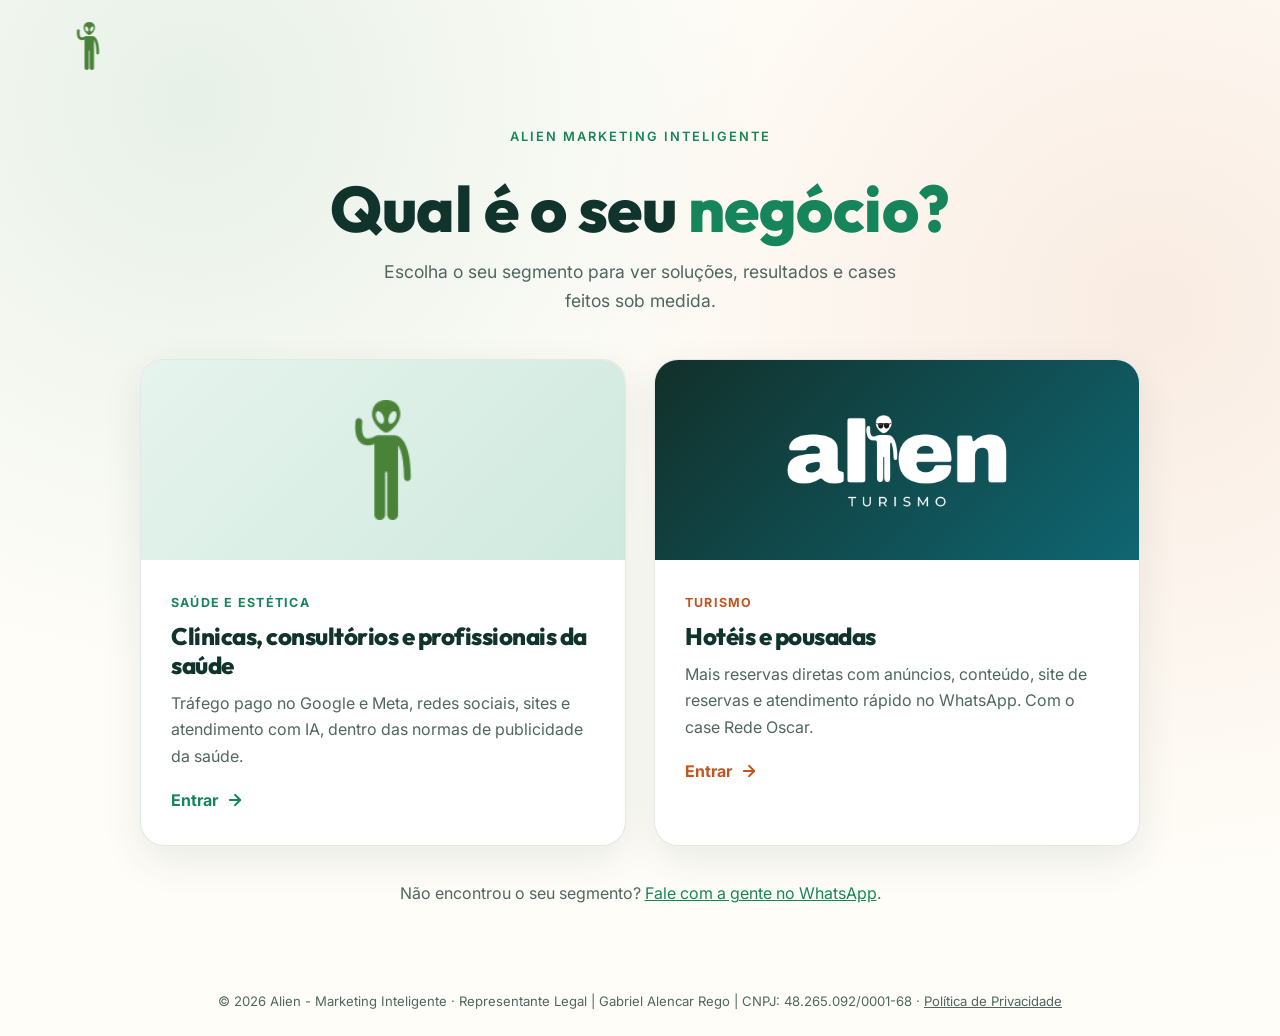
<file: index.html>
<!DOCTYPE html>
<html lang="pt-BR">
<head>
<meta charset="UTF-8">
<meta name="viewport" content="width=device-width, initial-scale=1.0">
<title>Alien | Marketing Inteligente: escolha o seu nicho</title>
<meta name="description" content="A Alien atende clínicas de saúde e estética e hotéis e pousadas com tráfego pago, redes sociais, sites e IA. Escolha o seu nicho.">
<link rel="canonical" href="https://alienmkt.com.br/">
<meta property="og:type" content="website"><meta property="og:title" content="Alien | Marketing Inteligente: escolha o seu nicho"><meta property="og:description" content="A Alien atende clínicas de saúde e estética e hotéis e pousadas com tráfego pago, redes sociais, sites e IA. Escolha o seu nicho."><meta property="og:url" content="https://alienmkt.com.br/"><meta property="og:image" content="https://alienmkt.com.br/assets/turismo/logo-alien-turismo.png"><meta property="og:locale" content="pt_BR">
<link rel="icon" href="assets/turismo/avatar-areia.png" type="image/png">
<link rel="preconnect" href="https://fonts.googleapis.com"><link rel="preconnect" href="https://fonts.gstatic.com" crossorigin>
<link href="https://fonts.googleapis.com/css2?family=Outfit:wght@300;400;600;700;800&family=Inter:wght@400;500;600&display=swap" rel="stylesheet">
<link rel="stylesheet" href="assets/css/site.css?v=20261108">
<link rel="stylesheet" href="assets/css/hub.css?v=20261123">
<!-- Google tag (gtag.js) -->
    <script async src="https://www.googletagmanager.com/gtag/js?id=G-V5734NJZ1D"></script>
    <script>
      window.dataLayer = window.dataLayer || [];
      function gtag(){dataLayer.push(arguments);}
      gtag('js', new Date());

      gtag('config', 'G-V5734NJZ1D');
    </script>
    <!-- Meta Pixel Code -->
    <script>
    !function(f,b,e,v,n,t,s)
    {if(f.fbq)return;n=f.fbq=function(){n.callMethod?
    n.callMethod.apply(n,arguments):n.queue.push(arguments)};
    if(!f._fbq)f._fbq=n;n.push=n;n.loaded=!0;n.version='2.0';
    n.queue=[];t=b.createElement(e);t.async=!0;
    t.src=v;s=b.getElementsByTagName(e)[0];
    s.parentNode.insertBefore(t,s)}(window, document,'script',
    'https://connect.facebook.net/en_US/fbevents.js');
    fbq('init', '1313894637612937');
    fbq('track', 'PageView');
    </script>
    <noscript><img height="1" width="1" style="display:none"
    src="https://www.facebook.com/tr?id=1313894637612937&ev=PageView&noscript=1"
    /></noscript>
    <!-- End Meta Pixel Code -->
</head>
<body class="hub">
<header class="hub-top"><div class="container"><a href="index.html" class="logo"><img src="assets/Favicon s Fundo svg.svg" alt="Alien Marketing Inteligente"></a></div></header>
<main class="hub-main"><div class="container">
<span class="eyebrow">Alien Marketing Inteligente</span>
<h1>Qual é o seu <span class="neon">negócio?</span></h1>
<p class="lead">Escolha o seu segmento para ver soluções, resultados e cases feitos sob medida.</p>
<div class="hub-grid">
<a href="saude.html" class="hub-card hc-saude"><div class="hc-media"><img src="assets/Favicon s Fundo svg.svg" alt="" width="120" height="120"></div><div class="hc-body"><span class="hc-tag">Saúde e estética</span><h2>Clínicas, consultórios e profissionais da saúde</h2><p>Tráfego pago no Google e Meta, redes sociais, sites e atendimento com IA, dentro das normas de publicidade da saúde.</p><span class="hc-go">Entrar <svg viewBox="0 0 24 24" fill="none" stroke="currentColor" stroke-width="2.4" stroke-linecap="round" stroke-linejoin="round"><line x1="5" y1="12" x2="19" y2="12"/><polyline points="12 5 19 12 12 19"/></svg></span></div></a>
<a href="turismo.html" class="hub-card hc-tur"><div class="hc-media"><img src="assets/turismo/logo-alien-turismo-branco.png" alt="Alien Turismo" width="260"></div><div class="hc-body"><span class="hc-tag">Turismo</span><h2>Hotéis e pousadas</h2><p>Mais reservas diretas com anúncios, conteúdo, site de reservas e atendimento rápido no WhatsApp. Com o case Rede Oscar.</p><span class="hc-go">Entrar <svg viewBox="0 0 24 24" fill="none" stroke="currentColor" stroke-width="2.4" stroke-linecap="round" stroke-linejoin="round"><line x1="5" y1="12" x2="19" y2="12"/><polyline points="12 5 19 12 12 19"/></svg></span></div></a>
</div>
<p class="hub-note">Não encontrou o seu segmento? <a href="https://wa.me/5531984706088?text=Ol%C3%A1%21%20Vim%20pelo%20site%20da%20Alien%20e%20gostaria%20de%20conversar." target="_blank" rel="noopener">Fale com a gente no WhatsApp</a>.</p>
</div></main>
<footer class="hub-foot"><div class="container"><p>&copy; 2026 Alien - Marketing Inteligente · Representante Legal | Gabriel Alencar Rego | CNPJ: 48.265.092/0001-68 · <a href="privacidade.html">Política de Privacidade</a></p></div></footer>
<script src="assets/js/site.js?v=20261108"></script>
</body>
</html>
</file>
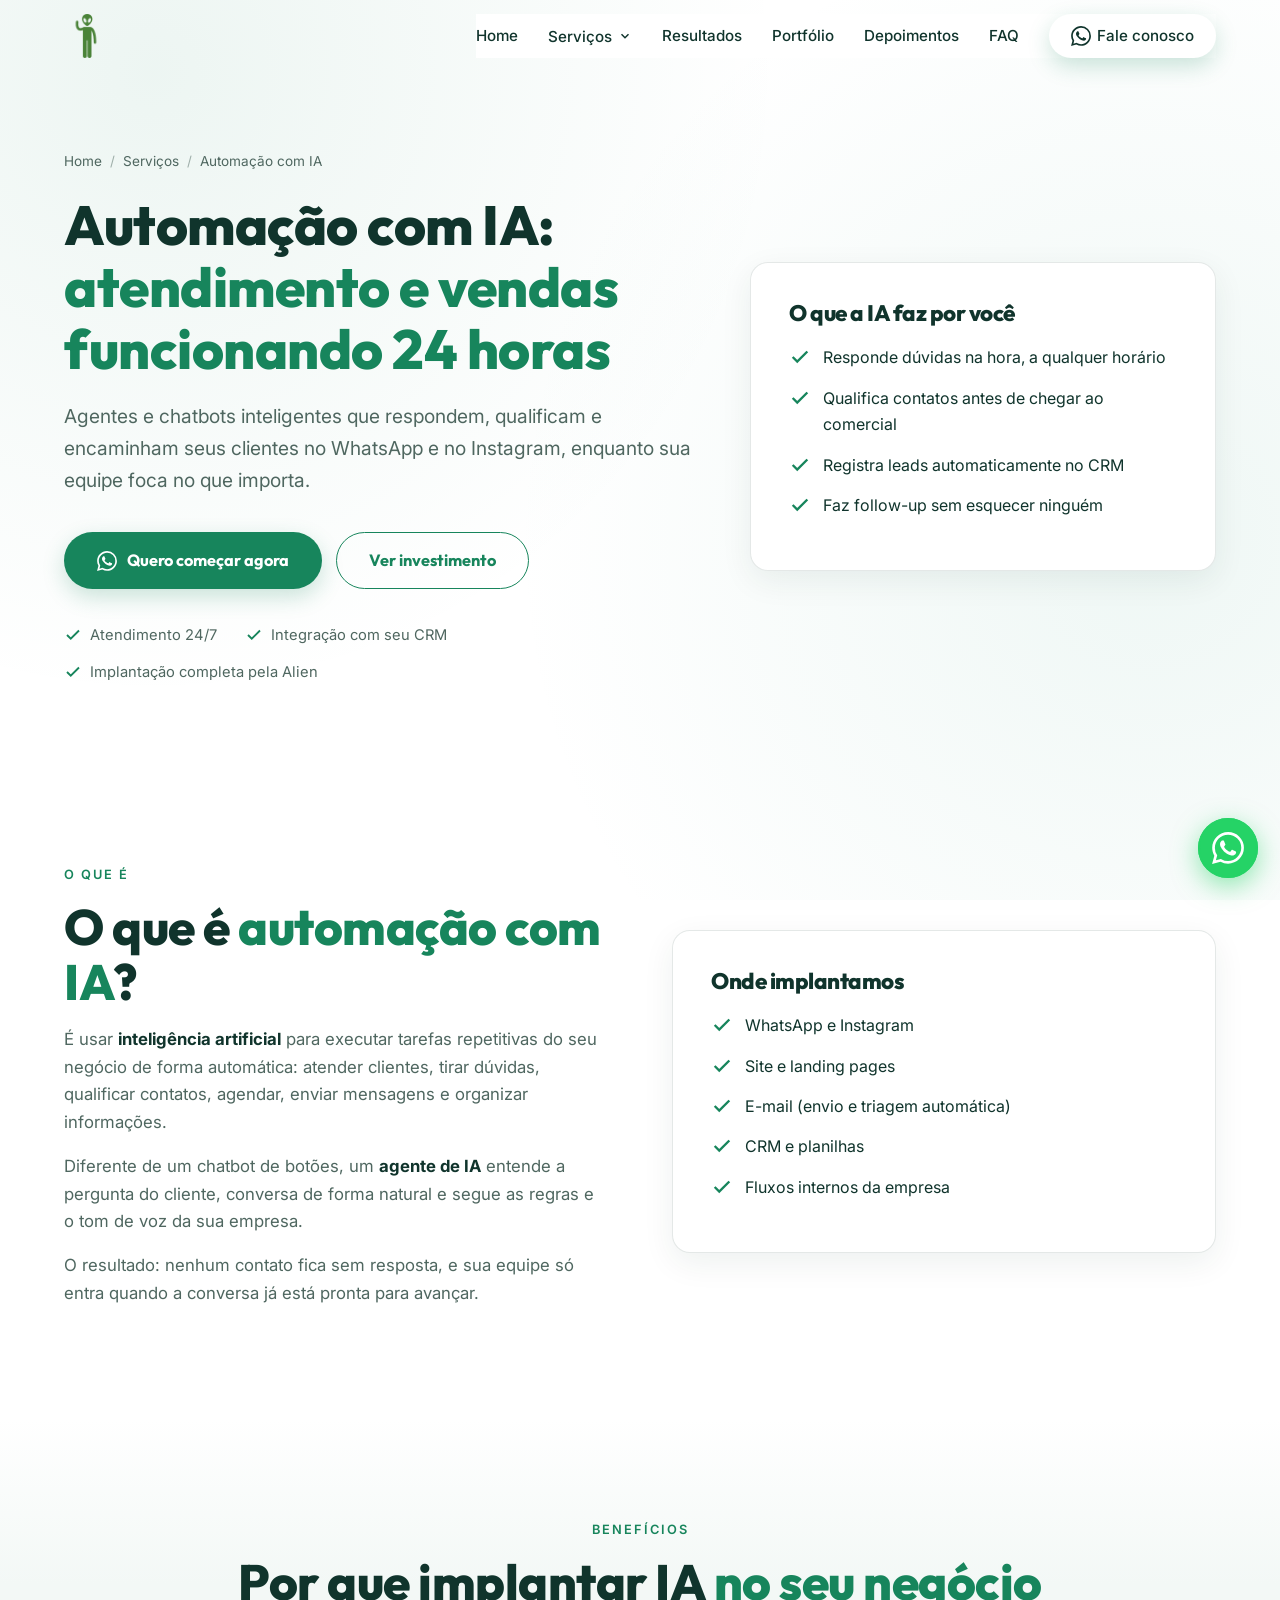
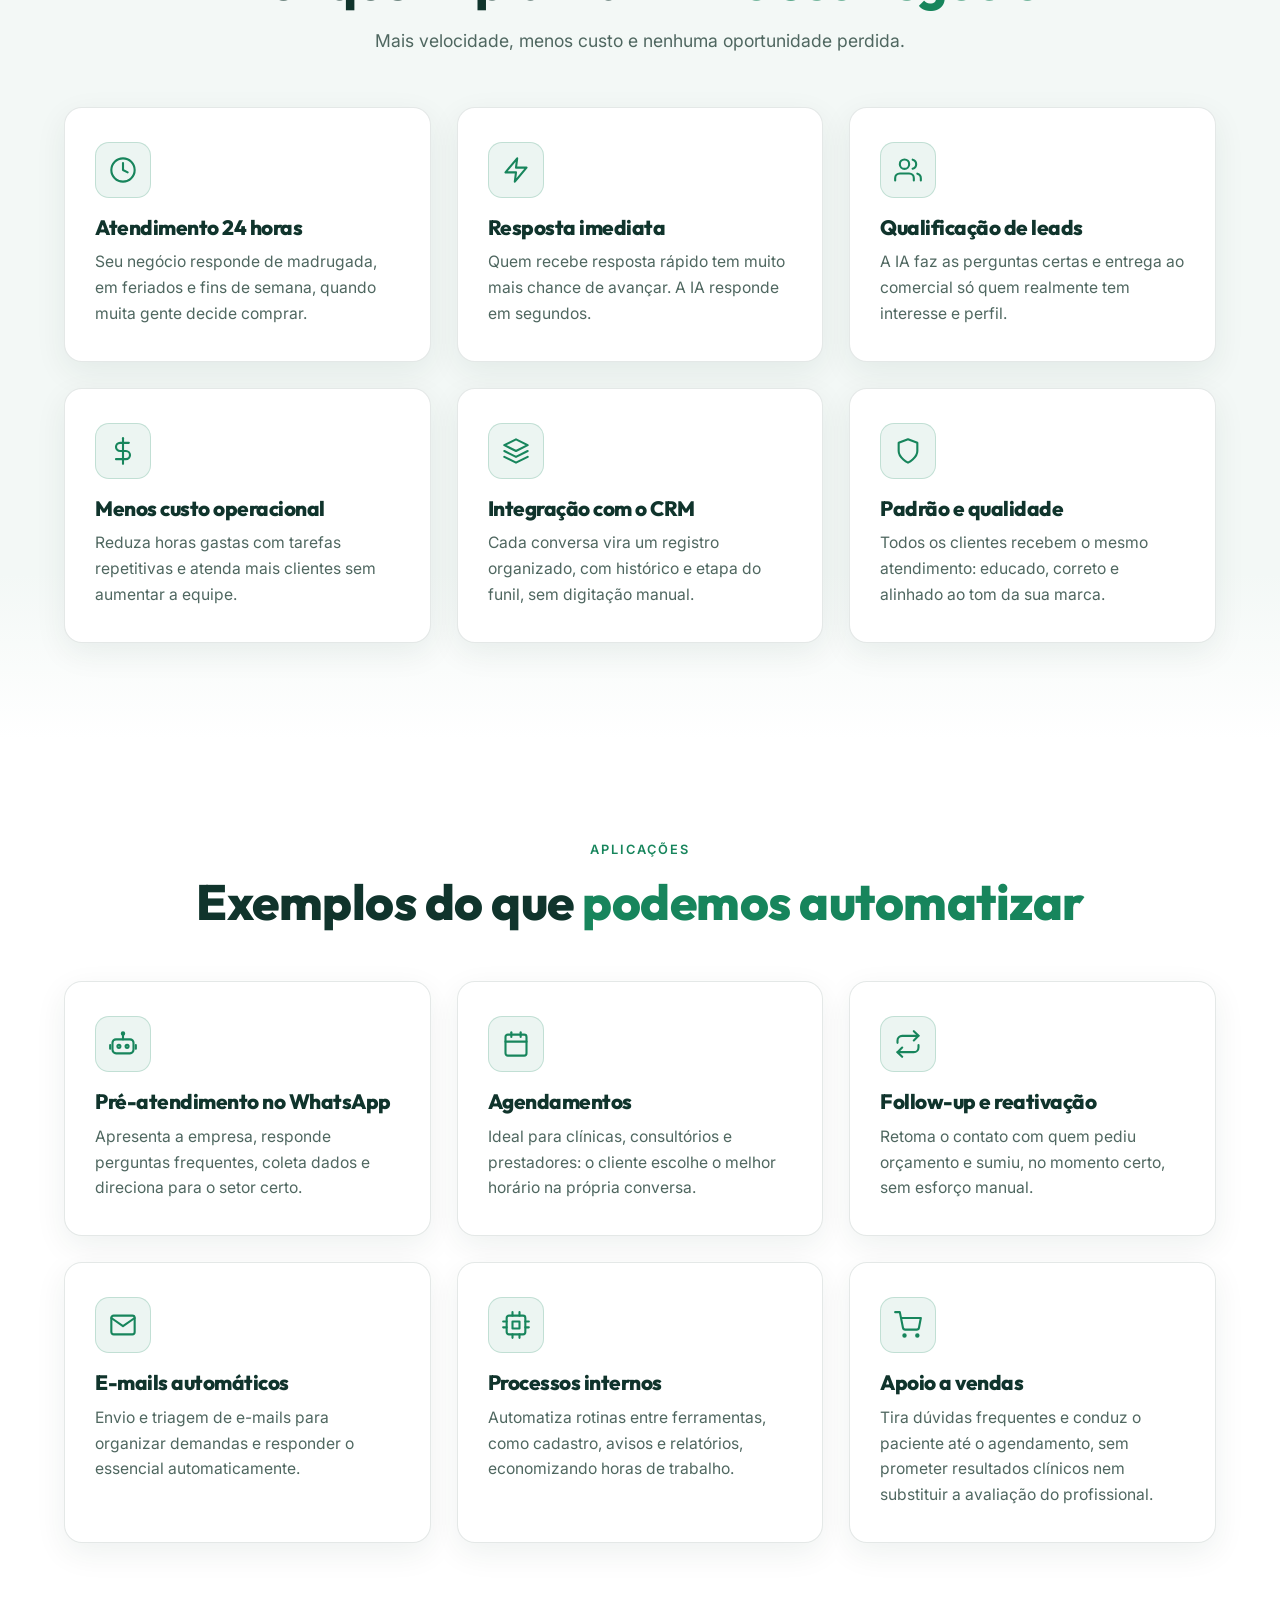
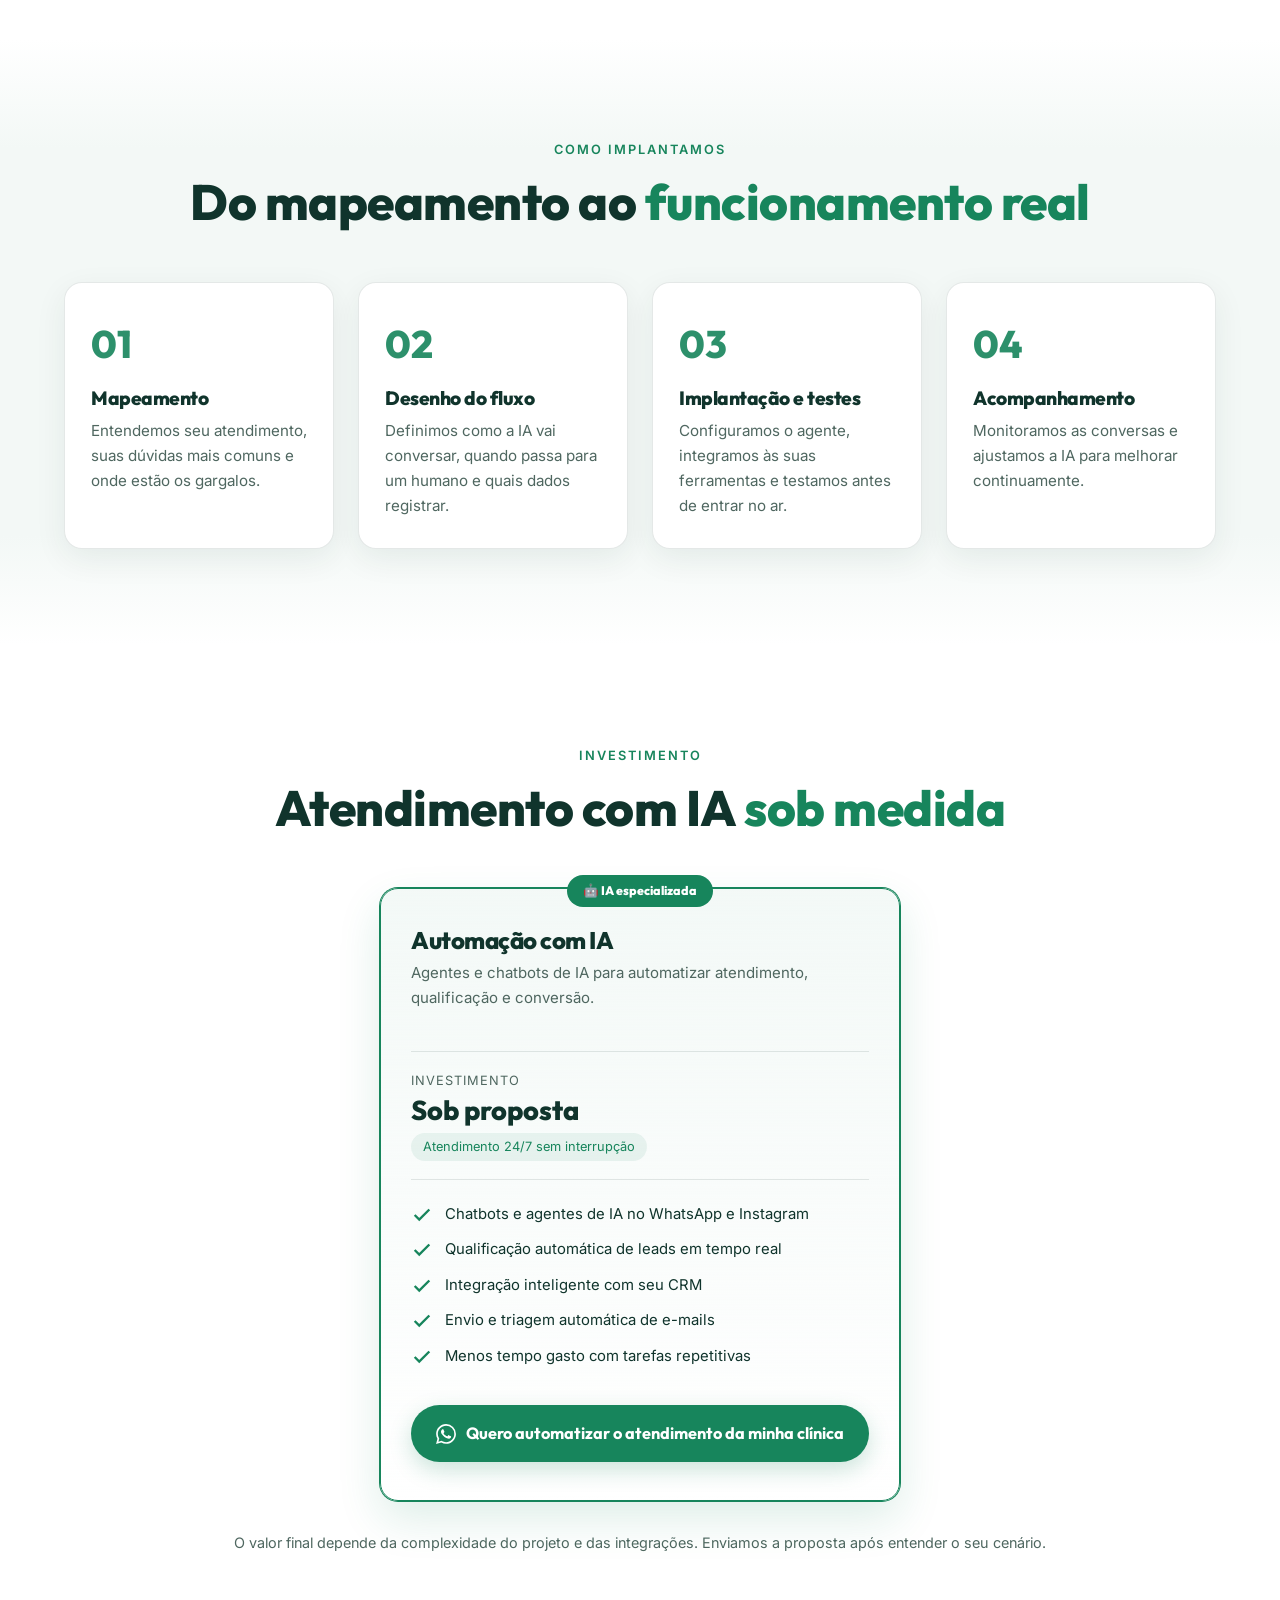
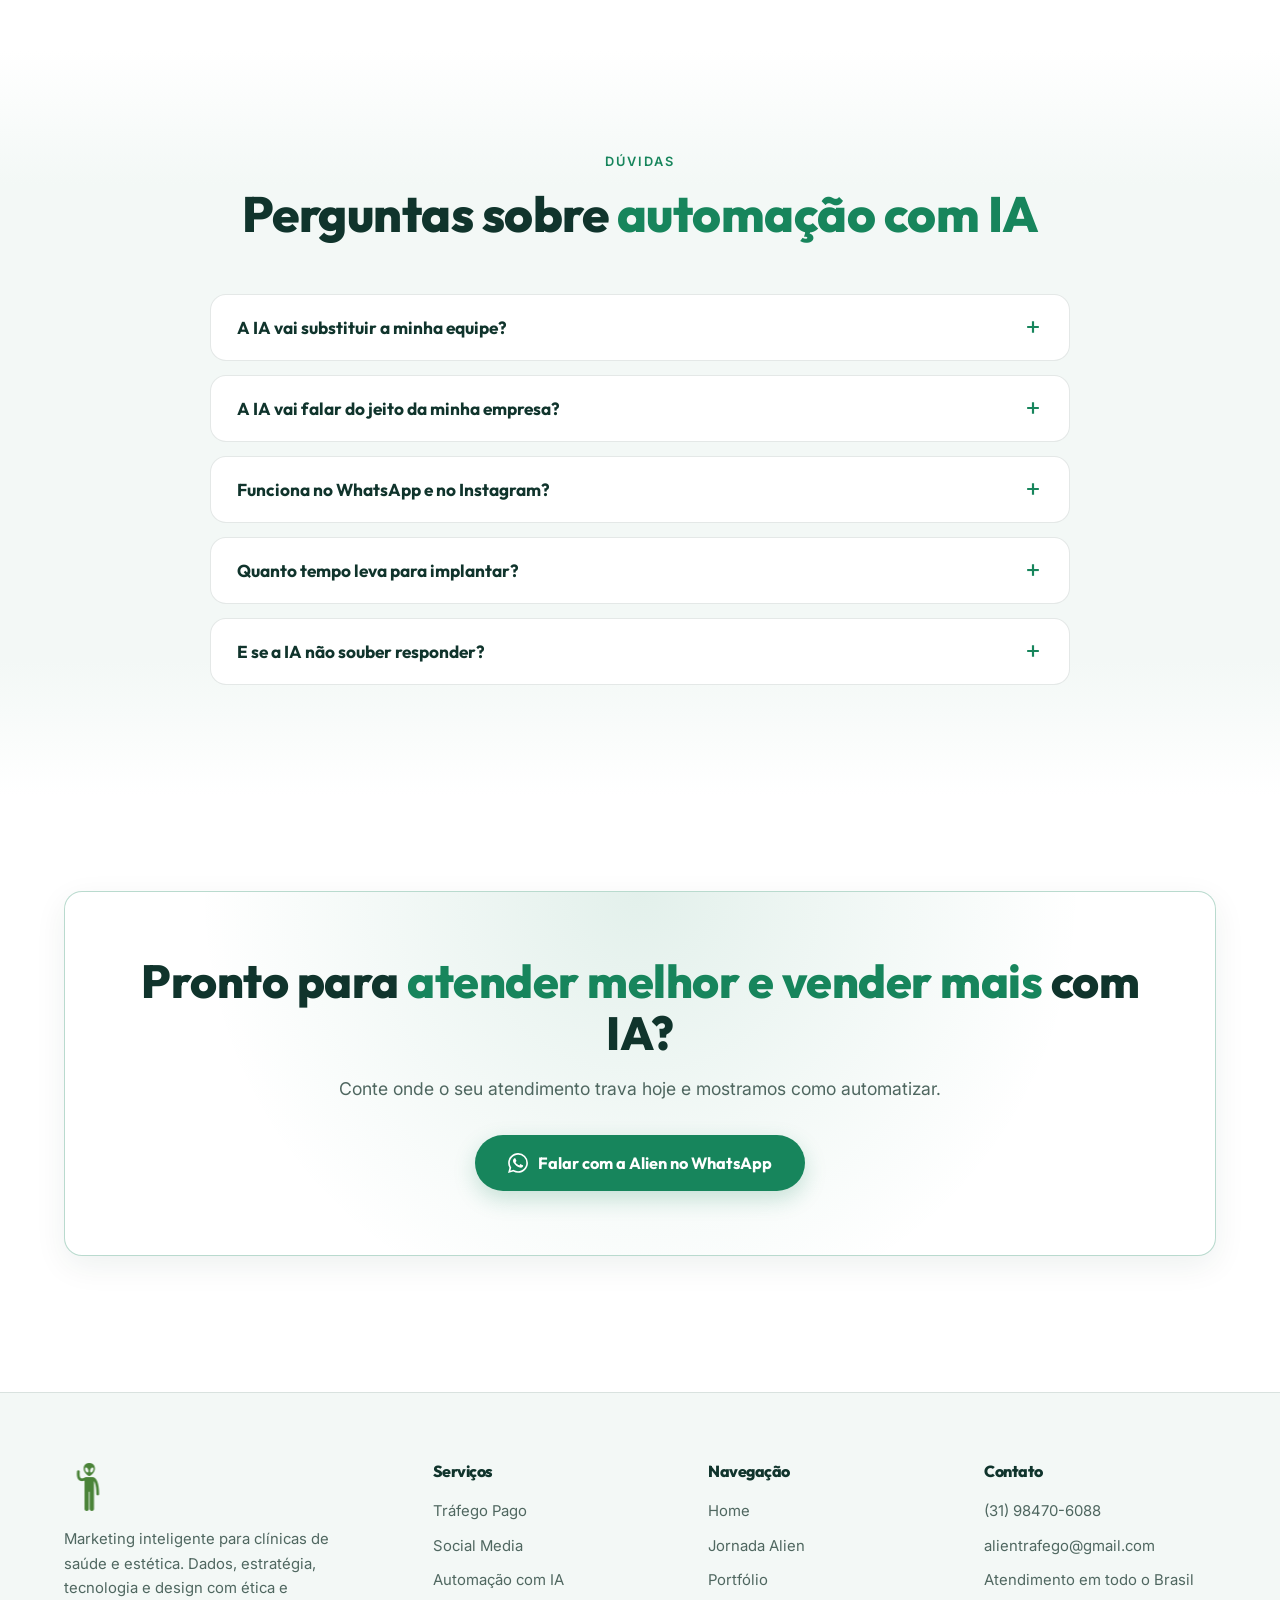
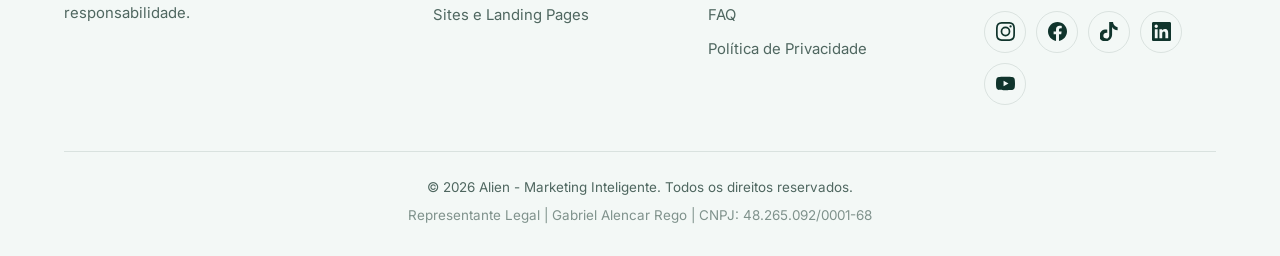
<file: automacao-ia.html>
<!DOCTYPE html>
<html lang="pt-BR">
<head>
<meta charset="UTF-8">
<meta name="viewport" content="width=device-width, initial-scale=1.0">
<title>Automação com Inteligência Artificial para Empresas | Alien</title>
<meta name="description" content="Atendimento com IA no WhatsApp para clínicas: respostas imediatas, qualificação do contato e encaminhamento para a recepção.">
<link rel="canonical" href="https://alienmkt.com.br/automacao-ia.html">
<meta property="og:type" content="website"><meta property="og:title" content="Automação com Inteligência Artificial para Empresas | Alien"><meta property="og:description" content="Atendimento com IA no WhatsApp para clínicas: respostas imediatas, qualificação do contato e encaminhamento para a recepção.">
<meta property="og:url" content="https://alienmkt.com.br/automacao-ia.html"><meta property="og:image" content="https://alienmkt.com.br/assets/placas/placa-google-avaliacoes-foto.webp"><meta property="og:locale" content="pt_BR">
<link rel="icon" href="assets/Favicon s Fundo svg.svg" type="image/svg+xml">
<link rel="preconnect" href="https://fonts.googleapis.com"><link rel="preconnect" href="https://fonts.gstatic.com" crossorigin>
<link href="https://fonts.googleapis.com/css2?family=Outfit:wght@300;400;600;700;800&family=Inter:wght@400;500;600&display=swap" rel="stylesheet">
<link rel="stylesheet" href="assets/css/site.css?v=20261108">
<!-- Google tag (gtag.js) -->
    <script async src="https://www.googletagmanager.com/gtag/js?id=G-V5734NJZ1D"></script>
    <script>
      window.dataLayer = window.dataLayer || [];
      function gtag(){dataLayer.push(arguments);}
      gtag('js', new Date());

      gtag('config', 'G-V5734NJZ1D');
    </script>
    <!-- Meta Pixel Code -->
    <script>
    !function(f,b,e,v,n,t,s)
    {if(f.fbq)return;n=f.fbq=function(){n.callMethod?
    n.callMethod.apply(n,arguments):n.queue.push(arguments)};
    if(!f._fbq)f._fbq=n;n.push=n;n.loaded=!0;n.version='2.0';
    n.queue=[];t=b.createElement(e);t.async=!0;
    t.src=v;s=b.getElementsByTagName(e)[0];
    s.parentNode.insertBefore(t,s)}(window, document,'script',
    'https://connect.facebook.net/en_US/fbevents.js');
    fbq('init', '1313894637612937');
    fbq('track', 'PageView');
    </script>
    <noscript><img height="1" width="1" style="display:none"
    src="https://www.facebook.com/tr?id=1313894637612937&ev=PageView&noscript=1"
    /></noscript>
    <!-- End Meta Pixel Code -->
</head>
<body>
<div class="stars"></div>
<header class="header"><div class="container">
<a href="saude.html" class="logo" aria-label="Alien Marketing Inteligente"><img src="assets/Favicon s Fundo svg.svg" alt="Alien"></a>
<button class="burger" aria-label="Abrir menu" type="button"><span></span><span></span><span></span></button>
<nav class="nav">
<a href="saude.html">Home</a>
<div class="dd"><button type="button" class="active">Serviços <svg viewBox="0 0 24 24" fill="none" stroke="currentColor" stroke-width="2.5"><polyline points="6 9 12 15 18 9"/></svg></button><div class="dd-menu"><a href="trafego-pago.html"><span class="ic"><svg viewBox="0 0 24 24" stroke-linecap="round" stroke-linejoin="round"><circle cx="12" cy="12" r="10"/><circle cx="12" cy="12" r="6"/><circle cx="12" cy="12" r="2"/></svg></span><span><strong>Tráfego Pago</strong><small>Google Ads e Meta Ads para clínicas</small></span></a><a href="social-media.html"><span class="ic"><svg viewBox="0 0 24 24" stroke-linecap="round" stroke-linejoin="round"><circle cx="18" cy="5" r="3"/><circle cx="6" cy="12" r="3"/><circle cx="18" cy="19" r="3"/><path d="m8.6 13.5 6.8 4M15.4 6.5l-6.8 4"/></svg></span><span><strong>Social Media</strong><small>Gestão e conteúdo estratégico</small></span></a><a href="automacao-ia.html"><span class="ic"><svg viewBox="0 0 24 24" stroke-linecap="round" stroke-linejoin="round"><rect x="3" y="8" width="18" height="12" rx="3"/><path d="M12 8V4"/><circle cx="12" cy="3" r="1"/><circle cx="8.5" cy="14" r="1.3"/><circle cx="15.5" cy="14" r="1.3"/><path d="M1 13v3M23 13v3"/></svg></span><span><strong>Atendimento com IA</strong><small>Atendimento 24h no WhatsApp</small></span></a><a href="sites-landing-pages.html"><span class="ic"><svg viewBox="0 0 24 24" stroke-linecap="round" stroke-linejoin="round"><polyline points="16 18 22 12 16 6"/><polyline points="8 6 2 12 8 18"/></svg></span><span><strong>Sites e Landing Pages</strong><small>Páginas feitas para converter</small></span></a></div></div>
<a href="saude.html#resultados">Resultados</a>
<a href="saude.html#portfolio">Portfólio</a>
<a href="saude.html#depoimentos">Depoimentos</a>
<a href="saude.html#faq">FAQ</a>
<a href="https://wa.me/5531984706088?text=Ol%C3%A1%21%20Vim%20pelo%20site%20da%20Alien%20e%20gostaria%20de%20conversar." target="_blank" rel="noopener" class="btn btn-neon btn-sm"><svg viewBox="0 0 24 24" fill="currentColor"><path d="M17.472 14.382c-.297-.149-1.758-.867-2.03-.967-.273-.099-.471-.148-.67.15-.197.297-.767.966-.94 1.164-.173.199-.347.223-.644.075-.297-.15-1.255-.463-2.39-1.475-.883-.788-1.48-1.761-1.653-2.059-.173-.297-.018-.458.13-.606.134-.133.298-.347.446-.52.149-.174.198-.298.298-.497.099-.198.05-.371-.025-.52-.075-.149-.669-1.612-.916-2.207-.242-.579-.487-.5-.669-.51a12.8 12.8 0 0 0-.57-.01c-.198 0-.52.074-.792.372-.272.297-1.04 1.016-1.04 2.479 0 1.462 1.065 2.875 1.213 3.074.149.198 2.096 3.2 5.077 4.487.709.306 1.262.489 1.694.625.712.227 1.36.195 1.871.118.571-.085 1.758-.719 2.006-1.413.248-.694.248-1.289.173-1.413-.074-.124-.272-.198-.57-.347m-5.421 7.403h-.004a9.87 9.87 0 0 1-5.031-1.378l-.361-.214-3.741.982.998-3.648-.235-.374a9.86 9.86 0 0 1-1.51-5.26c.001-5.45 4.436-9.884 9.888-9.884 2.64 0 5.122 1.03 6.988 2.898a9.825 9.825 0 0 1 2.893 6.994c-.003 5.45-4.437 9.884-9.885 9.884m8.413-18.297A11.815 11.815 0 0 0 12.05 0C5.495 0 .16 5.335.157 11.892c0 2.096.547 4.142 1.588 5.945L.057 24l6.305-1.654a11.882 11.882 0 0 0 5.683 1.448h.005c6.554 0 11.89-5.335 11.893-11.893a11.821 11.821 0 0 0-3.48-8.413Z"/></svg>Fale conosco</a>
</nav></div></header>
<main>
<section class="hero sm"><div class="container"><div class="hero-grid" style=""><div><div class="crumbs"><a href="saude.html">Home</a><span>/</span><a href="saude.html#servicos">Serviços</a><span>/</span>Automação com IA</div><h1 class="reveal">Automação com IA: <span class="neon">atendimento e vendas funcionando 24 horas</span></h1><p class="lead reveal">Agentes e chatbots inteligentes que respondem, qualificam e encaminham seus clientes no WhatsApp e no Instagram, enquanto sua equipe foca no que importa.</p><div class="btn-row reveal"><a href="https://wa.me/5531984706088?text=Ol%C3%A1%21%20Quero%20saber%20mais%20sobre%20Automa%C3%A7%C3%A3o%20com%20Intelig%C3%AAncia%20Artificial%20para%20o%20meu%20neg%C3%B3cio." target="_blank" rel="noopener" class="btn btn-neon "><svg viewBox="0 0 24 24" fill="currentColor"><path d="M17.472 14.382c-.297-.149-1.758-.867-2.03-.967-.273-.099-.471-.148-.67.15-.197.297-.767.966-.94 1.164-.173.199-.347.223-.644.075-.297-.15-1.255-.463-2.39-1.475-.883-.788-1.48-1.761-1.653-2.059-.173-.297-.018-.458.13-.606.134-.133.298-.347.446-.52.149-.174.198-.298.298-.497.099-.198.05-.371-.025-.52-.075-.149-.669-1.612-.916-2.207-.242-.579-.487-.5-.669-.51a12.8 12.8 0 0 0-.57-.01c-.198 0-.52.074-.792.372-.272.297-1.04 1.016-1.04 2.479 0 1.462 1.065 2.875 1.213 3.074.149.198 2.096 3.2 5.077 4.487.709.306 1.262.489 1.694.625.712.227 1.36.195 1.871.118.571-.085 1.758-.719 2.006-1.413.248-.694.248-1.289.173-1.413-.074-.124-.272-.198-.57-.347m-5.421 7.403h-.004a9.87 9.87 0 0 1-5.031-1.378l-.361-.214-3.741.982.998-3.648-.235-.374a9.86 9.86 0 0 1-1.51-5.26c.001-5.45 4.436-9.884 9.888-9.884 2.64 0 5.122 1.03 6.988 2.898a9.825 9.825 0 0 1 2.893 6.994c-.003 5.45-4.437 9.884-9.885 9.884m8.413-18.297A11.815 11.815 0 0 0 12.05 0C5.495 0 .16 5.335.157 11.892c0 2.096.547 4.142 1.588 5.945L.057 24l6.305-1.654a11.882 11.882 0 0 0 5.683 1.448h.005c6.554 0 11.89-5.335 11.893-11.893a11.821 11.821 0 0 0-3.48-8.413Z"/></svg>Quero começar agora</a><a href="#planos" class="btn btn-ghost">Ver investimento</a></div><ul class="trust"><li><svg viewBox="0 0 24 24"><polyline points="20 6 9 17 4 12"/></svg>Atendimento 24/7</li><li><svg viewBox="0 0 24 24"><polyline points="20 6 9 17 4 12"/></svg>Integração com seu CRM</li><li><svg viewBox="0 0 24 24"><polyline points="20 6 9 17 4 12"/></svg>Implantação completa pela Alien</li></ul></div><div class="reveal"><div class="panel glass"><h3>O que a IA faz por você</h3><ul class="checklist"><li><svg viewBox="0 0 24 24"><polyline points="20 6 9 17 4 12"/></svg><span>Responde dúvidas na hora, a qualquer horário</span></li><li><svg viewBox="0 0 24 24"><polyline points="20 6 9 17 4 12"/></svg><span>Qualifica contatos antes de chegar ao comercial</span></li><li><svg viewBox="0 0 24 24"><polyline points="20 6 9 17 4 12"/></svg><span>Registra leads automaticamente no CRM</span></li><li><svg viewBox="0 0 24 24"><polyline points="20 6 9 17 4 12"/></svg><span>Faz follow-up sem esquecer ninguém</span></li></ul></div></div></div></div></section>
<section class="section" id="o-que-e"><div class="container"><div class="split">
<div class="reveal"><span class="eyebrow">O que é</span><h2 class="h2">O que é <span class="neon">automação com IA</span>?</h2>
<p>É usar <strong>inteligência artificial</strong> para executar tarefas repetitivas do seu negócio de forma automática: atender clientes, tirar dúvidas, qualificar contatos, agendar, enviar mensagens e organizar informações.</p>
<p>Diferente de um chatbot de botões, um <strong>agente de IA</strong> entende a pergunta do cliente, conversa de forma natural e segue as regras e o tom de voz da sua empresa.</p>
<p>O resultado: nenhum contato fica sem resposta, e sua equipe só entra quando a conversa já está pronta para avançar.</p></div>
<div class="reveal"><div class="panel glass"><h3>Onde implantamos</h3><ul class="checklist"><li><svg viewBox="0 0 24 24"><polyline points="20 6 9 17 4 12"/></svg><span>WhatsApp e Instagram</span></li><li><svg viewBox="0 0 24 24"><polyline points="20 6 9 17 4 12"/></svg><span>Site e landing pages</span></li><li><svg viewBox="0 0 24 24"><polyline points="20 6 9 17 4 12"/></svg><span>E-mail (envio e triagem automática)</span></li><li><svg viewBox="0 0 24 24"><polyline points="20 6 9 17 4 12"/></svg><span>CRM e planilhas</span></li><li><svg viewBox="0 0 24 24"><polyline points="20 6 9 17 4 12"/></svg><span>Fluxos internos da empresa</span></li></ul></div></div>
</div></div></section>

<section class="section alt" id="beneficios"><div class="container">
<div class="sec-head reveal center"><span class="eyebrow">Benefícios</span><h2 class="h2">Por que implantar IA <span class="neon">no seu negócio</span></h2><p class="lead">Mais velocidade, menos custo e nenhuma oportunidade perdida.</p></div>
<div class="grid g3"><div class="card glass reveal"><div class="ico"><svg viewBox="0 0 24 24" stroke-linecap="round" stroke-linejoin="round"><circle cx="12" cy="12" r="10"/><polyline points="12 6 12 12 16 14"/></svg></div><h3>Atendimento 24 horas</h3><p>Seu negócio responde de madrugada, em feriados e fins de semana, quando muita gente decide comprar.</p></div><div class="card glass reveal"><div class="ico"><svg viewBox="0 0 24 24" stroke-linecap="round" stroke-linejoin="round"><polygon points="13 2 3 14 12 14 11 22 21 10 12 10 13 2"/></svg></div><h3>Resposta imediata</h3><p>Quem recebe resposta rápido tem muito mais chance de avançar. A IA responde em segundos.</p></div><div class="card glass reveal"><div class="ico"><svg viewBox="0 0 24 24" stroke-linecap="round" stroke-linejoin="round"><path d="M17 21v-2a4 4 0 0 0-4-4H5a4 4 0 0 0-4 4v2"/><circle cx="9" cy="7" r="4"/><path d="M23 21v-2a4 4 0 0 0-3-3.87M16 3.13a4 4 0 0 1 0 7.75"/></svg></div><h3>Qualificação de leads</h3><p>A IA faz as perguntas certas e entrega ao comercial só quem realmente tem interesse e perfil.</p></div><div class="card glass reveal"><div class="ico"><svg viewBox="0 0 24 24" stroke-linecap="round" stroke-linejoin="round"><line x1="12" y1="1" x2="12" y2="23"/><path d="M17 5H9.5a3.5 3.5 0 0 0 0 7h5a3.5 3.5 0 0 1 0 7H6"/></svg></div><h3>Menos custo operacional</h3><p>Reduza horas gastas com tarefas repetitivas e atenda mais clientes sem aumentar a equipe.</p></div><div class="card glass reveal"><div class="ico"><svg viewBox="0 0 24 24" stroke-linecap="round" stroke-linejoin="round"><polygon points="12 2 2 7 12 12 22 7 12 2"/><polyline points="2 17 12 22 22 17"/><polyline points="2 12 12 17 22 12"/></svg></div><h3>Integração com o CRM</h3><p>Cada conversa vira um registro organizado, com histórico e etapa do funil, sem digitação manual.</p></div><div class="card glass reveal"><div class="ico"><svg viewBox="0 0 24 24" stroke-linecap="round" stroke-linejoin="round"><path d="M12 22s8-4 8-10V5l-8-3-8 3v7c0 6 8 10 8 10z"/></svg></div><h3>Padrão e qualidade</h3><p>Todos os clientes recebem o mesmo atendimento: educado, correto e alinhado ao tom da sua marca.</p></div></div>
</div></section>

<section class="section" id="usos"><div class="container">
<div class="sec-head reveal center"><span class="eyebrow">Aplicações</span><h2 class="h2">Exemplos do que <span class="neon">podemos automatizar</span></h2></div>
<div class="grid g3"><div class="card glass reveal"><div class="ico"><svg viewBox="0 0 24 24" stroke-linecap="round" stroke-linejoin="round"><rect x="3" y="8" width="18" height="12" rx="3"/><path d="M12 8V4"/><circle cx="12" cy="3" r="1"/><circle cx="8.5" cy="14" r="1.3"/><circle cx="15.5" cy="14" r="1.3"/><path d="M1 13v3M23 13v3"/></svg></div><h3>Pré-atendimento no WhatsApp</h3><p>Apresenta a empresa, responde perguntas frequentes, coleta dados e direciona para o setor certo.</p></div><div class="card glass reveal"><div class="ico"><svg viewBox="0 0 24 24" stroke-linecap="round" stroke-linejoin="round"><rect x="3" y="4" width="18" height="18" rx="2"/><line x1="16" y1="2" x2="16" y2="6"/><line x1="8" y1="2" x2="8" y2="6"/><line x1="3" y1="10" x2="21" y2="10"/></svg></div><h3>Agendamentos</h3><p>Ideal para clínicas, consultórios e prestadores: o cliente escolhe o melhor horário na própria conversa.</p></div><div class="card glass reveal"><div class="ico"><svg viewBox="0 0 24 24" stroke-linecap="round" stroke-linejoin="round"><polyline points="17 1 21 5 17 9"/><path d="M3 11V9a4 4 0 0 1 4-4h14"/><polyline points="7 23 3 19 7 15"/><path d="M21 13v2a4 4 0 0 1-4 4H3"/></svg></div><h3>Follow-up e reativação</h3><p>Retoma o contato com quem pediu orçamento e sumiu, no momento certo, sem esforço manual.</p></div><div class="card glass reveal"><div class="ico"><svg viewBox="0 0 24 24" stroke-linecap="round" stroke-linejoin="round"><path d="M4 4h16a2 2 0 0 1 2 2v12a2 2 0 0 1-2 2H4a2 2 0 0 1-2-2V6a2 2 0 0 1 2-2z"/><polyline points="22 6 12 13 2 6"/></svg></div><h3>E-mails automáticos</h3><p>Envio e triagem de e-mails para organizar demandas e responder o essencial automaticamente.</p></div><div class="card glass reveal"><div class="ico"><svg viewBox="0 0 24 24" stroke-linecap="round" stroke-linejoin="round"><rect x="4" y="4" width="16" height="16" rx="2"/><rect x="9" y="9" width="6" height="6"/><path d="M9 1v3M15 1v3M9 20v3M15 20v3M20 9h3M20 14h3M1 9h3M1 14h3"/></svg></div><h3>Processos internos</h3><p>Automatiza rotinas entre ferramentas, como cadastro, avisos e relatórios, economizando horas de trabalho.</p></div><div class="card glass reveal"><div class="ico"><svg viewBox="0 0 24 24" stroke-linecap="round" stroke-linejoin="round"><circle cx="9" cy="21" r="1"/><circle cx="20" cy="21" r="1"/><path d="M1 1h4l2.68 13.39a2 2 0 0 0 2 1.61h9.72a2 2 0 0 0 2-1.61L23 6H6"/></svg></div><h3>Apoio a vendas</h3><p>Tira dúvidas frequentes e conduz o paciente até o agendamento, sem prometer resultados clínicos nem substituir a avaliação do profissional.</p></div></div>
</div></section>

<section class="section alt" id="como-fazemos"><div class="container">
<div class="sec-head reveal center"><span class="eyebrow">Como implantamos</span><h2 class="h2">Do mapeamento ao <span class="neon">funcionamento real</span></h2></div>
<div class="steps"><div class="step glass reveal"><h3>Mapeamento</h3><p>Entendemos seu atendimento, suas dúvidas mais comuns e onde estão os gargalos.</p></div><div class="step glass reveal"><h3>Desenho do fluxo</h3><p>Definimos como a IA vai conversar, quando passa para um humano e quais dados registrar.</p></div><div class="step glass reveal"><h3>Implantação e testes</h3><p>Configuramos o agente, integramos às suas ferramentas e testamos antes de entrar no ar.</p></div><div class="step glass reveal"><h3>Acompanhamento</h3><p>Monitoramos as conversas e ajustamos a IA para melhorar continuamente.</p></div></div>
</div></section>

<section class="section" id="planos"><div class="container">
<div class="sec-head reveal center"><span class="eyebrow">Investimento</span><h2 class="h2">Atendimento com IA <span class="neon">sob medida</span></h2></div>
<div class="pricing" style="grid-template-columns:minmax(0,520px);justify-content:center">
<div class="plan glass reveal pop"><div class="badge ">🤖 IA especializada</div><h3>Automação com IA</h3><p class="sub">Agentes e chatbots de IA para automatizar atendimento, qualificação e conversão.</p><div class="price-box"><small>Investimento</small><div class="price txt">Sob proposta</div><span class="price-tag">Atendimento 24/7 sem interrupção</span></div><ul class="checklist"><li><svg viewBox="0 0 24 24"><polyline points="20 6 9 17 4 12"/></svg><span>Chatbots e agentes de IA no WhatsApp e Instagram</span></li><li><svg viewBox="0 0 24 24"><polyline points="20 6 9 17 4 12"/></svg><span>Qualificação automática de leads em tempo real</span></li><li><svg viewBox="0 0 24 24"><polyline points="20 6 9 17 4 12"/></svg><span>Integração inteligente com seu CRM</span></li><li><svg viewBox="0 0 24 24"><polyline points="20 6 9 17 4 12"/></svg><span>Envio e triagem automática de e-mails</span></li><li><svg viewBox="0 0 24 24"><polyline points="20 6 9 17 4 12"/></svg><span>Menos tempo gasto com tarefas repetitivas</span></li></ul><a href="https://wa.me/5531984706088?text=Ol%C3%A1%21%20Quero%20saber%20mais%20sobre%20Automa%C3%A7%C3%A3o%20com%20Intelig%C3%AAncia%20Artificial%20para%20o%20meu%20neg%C3%B3cio." target="_blank" rel="noopener" class="btn btn-neon btn-block"><svg viewBox="0 0 24 24" fill="currentColor"><path d="M17.472 14.382c-.297-.149-1.758-.867-2.03-.967-.273-.099-.471-.148-.67.15-.197.297-.767.966-.94 1.164-.173.199-.347.223-.644.075-.297-.15-1.255-.463-2.39-1.475-.883-.788-1.48-1.761-1.653-2.059-.173-.297-.018-.458.13-.606.134-.133.298-.347.446-.52.149-.174.198-.298.298-.497.099-.198.05-.371-.025-.52-.075-.149-.669-1.612-.916-2.207-.242-.579-.487-.5-.669-.51a12.8 12.8 0 0 0-.57-.01c-.198 0-.52.074-.792.372-.272.297-1.04 1.016-1.04 2.479 0 1.462 1.065 2.875 1.213 3.074.149.198 2.096 3.2 5.077 4.487.709.306 1.262.489 1.694.625.712.227 1.36.195 1.871.118.571-.085 1.758-.719 2.006-1.413.248-.694.248-1.289.173-1.413-.074-.124-.272-.198-.57-.347m-5.421 7.403h-.004a9.87 9.87 0 0 1-5.031-1.378l-.361-.214-3.741.982.998-3.648-.235-.374a9.86 9.86 0 0 1-1.51-5.26c.001-5.45 4.436-9.884 9.888-9.884 2.64 0 5.122 1.03 6.988 2.898a9.825 9.825 0 0 1 2.893 6.994c-.003 5.45-4.437 9.884-9.885 9.884m8.413-18.297A11.815 11.815 0 0 0 12.05 0C5.495 0 .16 5.335.157 11.892c0 2.096.547 4.142 1.588 5.945L.057 24l6.305-1.654a11.882 11.882 0 0 0 5.683 1.448h.005c6.554 0 11.89-5.335 11.893-11.893a11.821 11.821 0 0 0-3.48-8.413Z"/></svg>Quero automatizar o atendimento da minha clínica</a></div>
</div><p class="note reveal">O valor final depende da complexidade do projeto e das integrações. Enviamos a proposta após entender o seu cenário.</p>
</div></section>

<section class="section alt" id="faq"><div class="container">
<div class="sec-head reveal center"><span class="eyebrow">Dúvidas</span><h2 class="h2">Perguntas sobre <span class="neon">automação com IA</span></h2></div>
<div class="faq"><div class="faq-item reveal"><button class="faq-q" type="button">A IA vai substituir a minha equipe?<svg viewBox="0 0 24 24"><line x1="12" y1="5" x2="12" y2="19"/><line x1="5" y1="12" x2="19" y2="12"/></svg></button><div class="faq-a"><p>Não. Ela assume o que é repetitivo e libera sua equipe para o que exige relacionamento e decisão. Quando a conversa precisa de um humano, a IA transfere o atendimento.</p></div></div><div class="faq-item reveal"><button class="faq-q" type="button">A IA vai falar do jeito da minha empresa?<svg viewBox="0 0 24 24"><line x1="12" y1="5" x2="12" y2="19"/><line x1="5" y1="12" x2="19" y2="12"/></svg></button><div class="faq-a"><p>Sim. Configuramos tom de voz, informações e regras do seu negócio, e testamos antes de colocar no ar.</p></div></div><div class="faq-item reveal"><button class="faq-q" type="button">Funciona no WhatsApp e no Instagram?<svg viewBox="0 0 24 24"><line x1="12" y1="5" x2="12" y2="19"/><line x1="5" y1="12" x2="19" y2="12"/></svg></button><div class="faq-a"><p>Sim. Implantamos agentes de IA no WhatsApp e no Instagram, além de integração com site, e-mail e CRM.</p></div></div><div class="faq-item reveal"><button class="faq-q" type="button">Quanto tempo leva para implantar?<svg viewBox="0 0 24 24"><line x1="12" y1="5" x2="12" y2="19"/><line x1="5" y1="12" x2="19" y2="12"/></svg></button><div class="faq-a"><p>Depende da complexidade do fluxo e das integrações. No alinhamento inicial, informamos o prazo para o seu caso.</p></div></div><div class="faq-item reveal"><button class="faq-q" type="button">E se a IA não souber responder?<svg viewBox="0 0 24 24"><line x1="12" y1="5" x2="12" y2="19"/><line x1="5" y1="12" x2="19" y2="12"/></svg></button><div class="faq-a"><p>Ela é orientada a encaminhar para uma pessoa quando a pergunta foge do escopo, evitando respostas erradas.</p></div></div></div>
</div></section>
<section class="section"><div class="container"><div class="cta-band glass reveal"><h2>Pronto para <span class="neon">atender melhor e vender mais</span> com IA?</h2><p>Conte onde o seu atendimento trava hoje e mostramos como automatizar.</p><div class="btn-row"><a href="https://wa.me/5531984706088?text=Ol%C3%A1%21%20Quero%20saber%20mais%20sobre%20Automa%C3%A7%C3%A3o%20com%20Intelig%C3%AAncia%20Artificial%20para%20o%20meu%20neg%C3%B3cio." target="_blank" rel="noopener" class="btn btn-neon "><svg viewBox="0 0 24 24" fill="currentColor"><path d="M17.472 14.382c-.297-.149-1.758-.867-2.03-.967-.273-.099-.471-.148-.67.15-.197.297-.767.966-.94 1.164-.173.199-.347.223-.644.075-.297-.15-1.255-.463-2.39-1.475-.883-.788-1.48-1.761-1.653-2.059-.173-.297-.018-.458.13-.606.134-.133.298-.347.446-.52.149-.174.198-.298.298-.497.099-.198.05-.371-.025-.52-.075-.149-.669-1.612-.916-2.207-.242-.579-.487-.5-.669-.51a12.8 12.8 0 0 0-.57-.01c-.198 0-.52.074-.792.372-.272.297-1.04 1.016-1.04 2.479 0 1.462 1.065 2.875 1.213 3.074.149.198 2.096 3.2 5.077 4.487.709.306 1.262.489 1.694.625.712.227 1.36.195 1.871.118.571-.085 1.758-.719 2.006-1.413.248-.694.248-1.289.173-1.413-.074-.124-.272-.198-.57-.347m-5.421 7.403h-.004a9.87 9.87 0 0 1-5.031-1.378l-.361-.214-3.741.982.998-3.648-.235-.374a9.86 9.86 0 0 1-1.51-5.26c.001-5.45 4.436-9.884 9.888-9.884 2.64 0 5.122 1.03 6.988 2.898a9.825 9.825 0 0 1 2.893 6.994c-.003 5.45-4.437 9.884-9.885 9.884m8.413-18.297A11.815 11.815 0 0 0 12.05 0C5.495 0 .16 5.335.157 11.892c0 2.096.547 4.142 1.588 5.945L.057 24l6.305-1.654a11.882 11.882 0 0 0 5.683 1.448h.005c6.554 0 11.89-5.335 11.893-11.893a11.821 11.821 0 0 0-3.48-8.413Z"/></svg>Falar com a Alien no WhatsApp</a></div></div></div></section>
</main>
<footer class="footer"><div class="container"><div class="f-grid">
<div class="f-brand"><img src="assets/Favicon s Fundo svg.svg" alt="Alien"><p>Marketing inteligente para clínicas de saúde e estética. Dados, estratégia, tecnologia e design com ética e responsabilidade.</p></div>
<div><h4>Serviços</h4><ul><li><a href="trafego-pago.html">Tráfego Pago</a></li><li><a href="social-media.html">Social Media</a></li><li><a href="automacao-ia.html">Automação com IA</a></li><li><a href="sites-landing-pages.html">Sites e Landing Pages</a></li></ul></div>
<div><h4>Navegação</h4><ul><li><a href="saude.html">Home</a></li><li><a href="saude.html#jornada">Jornada Alien</a></li><li><a href="saude.html#portfolio">Portfólio</a></li><li><a href="saude.html#faq">FAQ</a></li><li><a href="privacidade.html">Política de Privacidade</a></li></ul></div>
<div><h4>Contato</h4><ul><li><a href="https://wa.me/5531984706088?text=Ol%C3%A1%21%20Vim%20pelo%20site%20da%20Alien." target="_blank" rel="noopener">(31) 98470-6088</a></li><li><a href="mailto:alientrafego@gmail.com">alientrafego@gmail.com</a></li><li>Atendimento em todo o Brasil</li></ul><div class="social" style="margin-top:18px"><a href="https://www.instagram.com/alienmkt_/" target="_blank" rel="noopener" title="Instagram" aria-label="Instagram"><svg viewBox="0 0 24 24"><path d="M12 2.163c3.204 0 3.584.012 4.85.07 3.252.148 4.771 1.691 4.919 4.919.058 1.265.069 1.645.069 4.849 0 3.205-.012 3.584-.069 4.849-.149 3.225-1.664 4.771-4.919 4.919-1.266.058-1.644.07-4.85.07-3.204 0-3.584-.012-4.849-.07-3.26-.149-4.771-1.699-4.919-4.92-.058-1.265-.07-1.644-.07-4.849 0-3.204.013-3.583.07-4.849.149-3.227 1.664-4.771 4.919-4.919 1.266-.057 1.645-.069 4.849-.069zM12 0C8.741 0 8.333.014 7.053.072 2.695.272.273 2.69.073 7.051.014 8.333 0 8.741 0 12c0 3.259.014 3.668.072 4.948.2 4.358 2.618 6.78 6.98 6.98 1.281.058 1.689.072 4.948.072 3.259 0 3.668-.014 4.948-.072 4.354-.2 6.782-2.618 6.979-6.98.059-1.28.073-1.689.073-4.948 0-3.259-.014-3.667-.072-4.947-.196-4.354-2.617-6.78-6.979-6.98C15.668.014 15.259 0 12 0zm0 5.838a6.162 6.162 0 1 0 0 12.324 6.162 6.162 0 0 0 0-12.324zM12 16a4 4 0 1 1 0-8 4 4 0 0 1 0 8zm6.406-11.845a1.44 1.44 0 1 0 0 2.881 1.44 1.44 0 0 0 0-2.881z"/></svg></a><a href="https://www.facebook.com/profile.php?id=61572148648768" target="_blank" rel="noopener" title="Facebook" aria-label="Facebook"><svg viewBox="0 0 24 24"><path d="M24 12.073c0-6.627-5.373-12-12-12s-12 5.373-12 12c0 5.99 4.388 10.954 10.125 11.854v-8.385H7.078v-3.47h3.047V9.43c0-3.007 1.792-4.669 4.533-4.669 1.312 0 2.686.235 2.686.235v2.953H15.83c-1.491 0-1.956.925-1.956 1.874v2.25h3.328l-.532 3.47h-2.796v8.385C19.612 23.027 24 18.062 24 12.073z"/></svg></a><a href="https://www.tiktok.com/@alienmkt_?_r=1&_t=ZS-96a00lF3noz" target="_blank" rel="noopener" title="TikTok" aria-label="TikTok"><svg viewBox="0 0 24 24"><path d="M12.525.02c1.31-.02 2.61-.01 3.91-.02.08 1.53.63 3.02 1.59 4.18 1.09 1.25 2.58 2.08 4.22 2.45v3.9c-1.57-.02-3.11-.53-4.43-1.4-1.07-.72-1.94-1.74-2.54-2.91.03 2.93.02 5.86.02 8.79 0 2.05-.51 4.13-1.63 5.82-1.4 2.1-3.79 3.48-6.32 3.65-2.74.17-5.59-.87-7.23-3.11C-.73 19.32-1.12 15.65.68 12.89c1.23-1.89 3.29-3.17 5.57-3.41.97-.1 1.96-.03 2.92.17V13.8c-1.13-.34-2.39-.2-3.37.47-.96.65-1.55 1.78-1.55 2.97 0 1.23.63 2.42 1.66 3.1 1.23.8 2.88.8 4.08.03 1.05-.67 1.63-1.92 1.63-3.19-.01-5.74-.01-11.47-.01-17.21v-.05z"/></svg></a><a href="https://www.linkedin.com/in/alien-marketing-inteligente-536660416/" target="_blank" rel="noopener" title="LinkedIn" aria-label="LinkedIn"><svg viewBox="0 0 24 24"><path d="M20.447 20.452h-3.554v-5.569c0-1.328-.027-3.037-1.852-3.037-1.853 0-2.136 1.445-2.136 2.939v5.667H9.351V9h3.414v1.561h.046c.477-.9 1.637-1.85 3.37-1.85 3.601 0 4.267 2.37 4.267 5.455v6.286zM5.337 7.433c-1.144 0-2.063-.926-2.063-2.065 0-1.138.92-2.063 2.063-2.063 1.14 0 2.064.925 2.064 2.063 0 1.139-.925 2.065-2.064 2.065zm1.782 13.019H3.555V9h3.564v11.452zM22.225 0H1.771C.792 0 0 .774 0 1.729v20.542C0 23.227.792 24 1.771 24h20.451C23.2 24 24 23.227 24 22.271V1.729C24 .774 23.2 0 22.222 0h.003z"/></svg></a><a href="https://www.youtube.com/@AlienMarketingInteligente" target="_blank" rel="noopener" title="YouTube" aria-label="YouTube"><svg viewBox="0 0 24 24"><path d="M23.498 6.163a3.003 3.003 0 0 0-2.11-2.108C19.53 3.53 12 3.53 12 3.53s-7.53 0-9.388.525A3.003 3.003 0 0 0 .502 6.163C0 8.07 0 12 0 12s0 3.93.502 5.837a3.003 3.003 0 0 0 2.11 2.108C4.47 20.47 12 20.47 12 20.47s7.53 0 9.388-.525a3.003 3.003 0 0 0 2.11-2.108C24 15.93 24 12 24 12s0-3.93-.502-5.837zM9.545 15.568V8.432L15.818 12l-6.273 3.568z"/></svg></a></div></div>
</div><div class="f-bottom"><p>&copy; 2026 Alien - Marketing Inteligente. Todos os direitos reservados.</p><p>Representante Legal | Gabriel Alencar Rego | CNPJ: 48.265.092/0001-68</p></div></div></footer>
<a href="https://wa.me/5531984706088?text=Ol%C3%A1%21%20Vim%20pelo%20site%20da%20Alien%20e%20gostaria%20de%20conversar." target="_blank" rel="noopener" class="wa-float" aria-label="Falar no WhatsApp"><svg viewBox="0 0 24 24" fill="currentColor"><path d="M17.472 14.382c-.297-.149-1.758-.867-2.03-.967-.273-.099-.471-.148-.67.15-.197.297-.767.966-.94 1.164-.173.199-.347.223-.644.075-.297-.15-1.255-.463-2.39-1.475-.883-.788-1.48-1.761-1.653-2.059-.173-.297-.018-.458.13-.606.134-.133.298-.347.446-.52.149-.174.198-.298.298-.497.099-.198.05-.371-.025-.52-.075-.149-.669-1.612-.916-2.207-.242-.579-.487-.5-.669-.51a12.8 12.8 0 0 0-.57-.01c-.198 0-.52.074-.792.372-.272.297-1.04 1.016-1.04 2.479 0 1.462 1.065 2.875 1.213 3.074.149.198 2.096 3.2 5.077 4.487.709.306 1.262.489 1.694.625.712.227 1.36.195 1.871.118.571-.085 1.758-.719 2.006-1.413.248-.694.248-1.289.173-1.413-.074-.124-.272-.198-.57-.347m-5.421 7.403h-.004a9.87 9.87 0 0 1-5.031-1.378l-.361-.214-3.741.982.998-3.648-.235-.374a9.86 9.86 0 0 1-1.51-5.26c.001-5.45 4.436-9.884 9.888-9.884 2.64 0 5.122 1.03 6.988 2.898a9.825 9.825 0 0 1 2.893 6.994c-.003 5.45-4.437 9.884-9.885 9.884m8.413-18.297A11.815 11.815 0 0 0 12.05 0C5.495 0 .16 5.335.157 11.892c0 2.096.547 4.142 1.588 5.945L.057 24l6.305-1.654a11.882 11.882 0 0 0 5.683 1.448h.005c6.554 0 11.89-5.335 11.893-11.893a11.821 11.821 0 0 0-3.48-8.413Z"/></svg></a>
<script src="assets/js/site.js?v=20261108"></script>
</body>
</html>
</file>
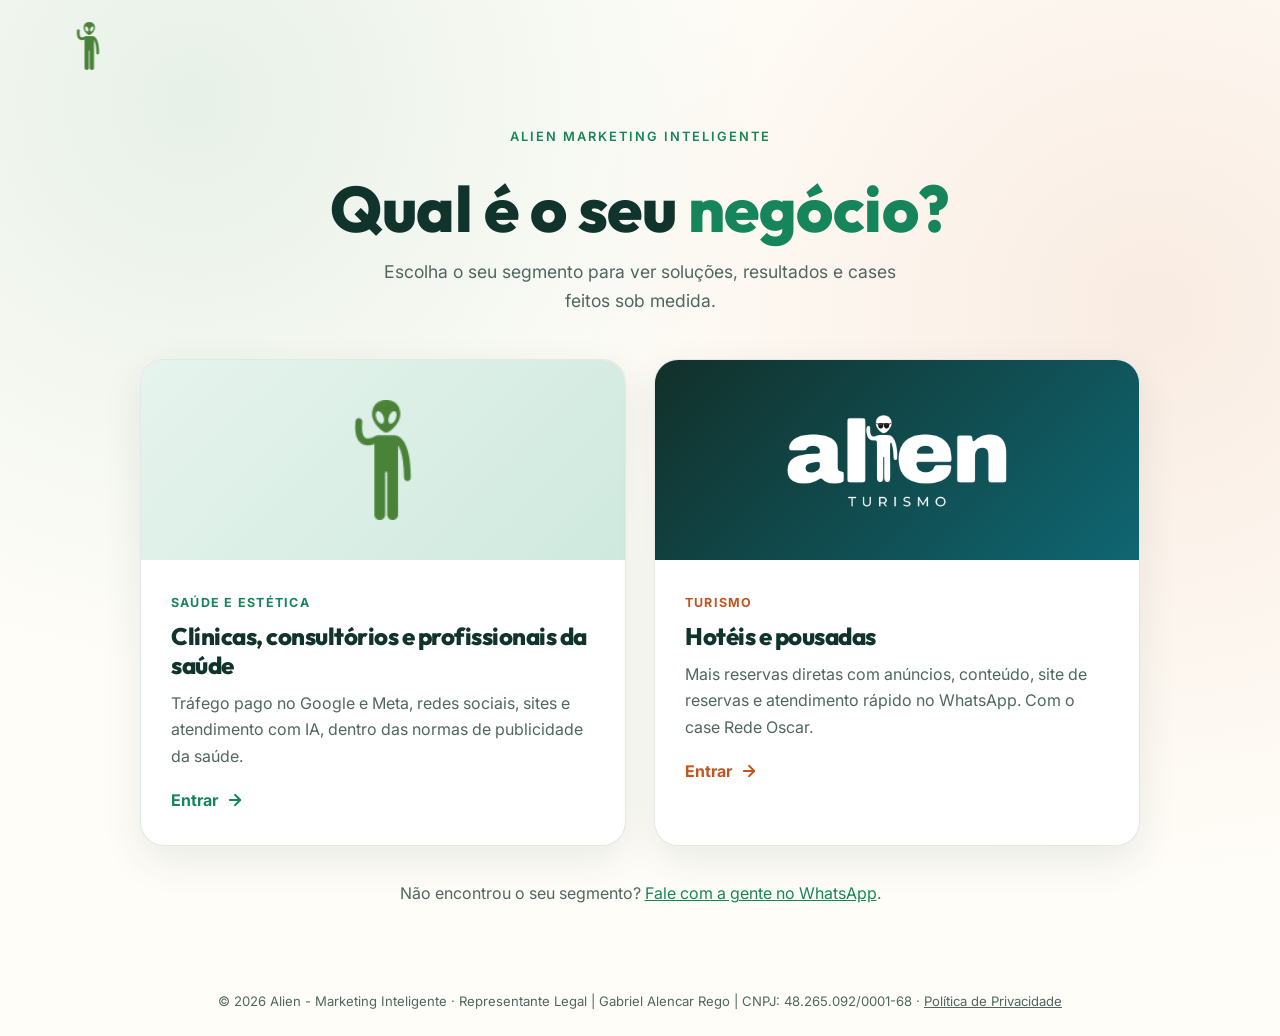
<file: index-en.html>
<!DOCTYPE html>
<html lang="pt-BR"><head><meta charset="UTF-8"><meta name="robots" content="noindex"><meta http-equiv="refresh" content="0; url=/"><link rel="canonical" href="https://alienmkt.com.br/"><title>Alien Marketing Inteligente</title></head><body><p>Redirecionando para <a href="/">alienmkt.com.br</a>…</p><script>location.replace("/");</script></body></html>
</file>
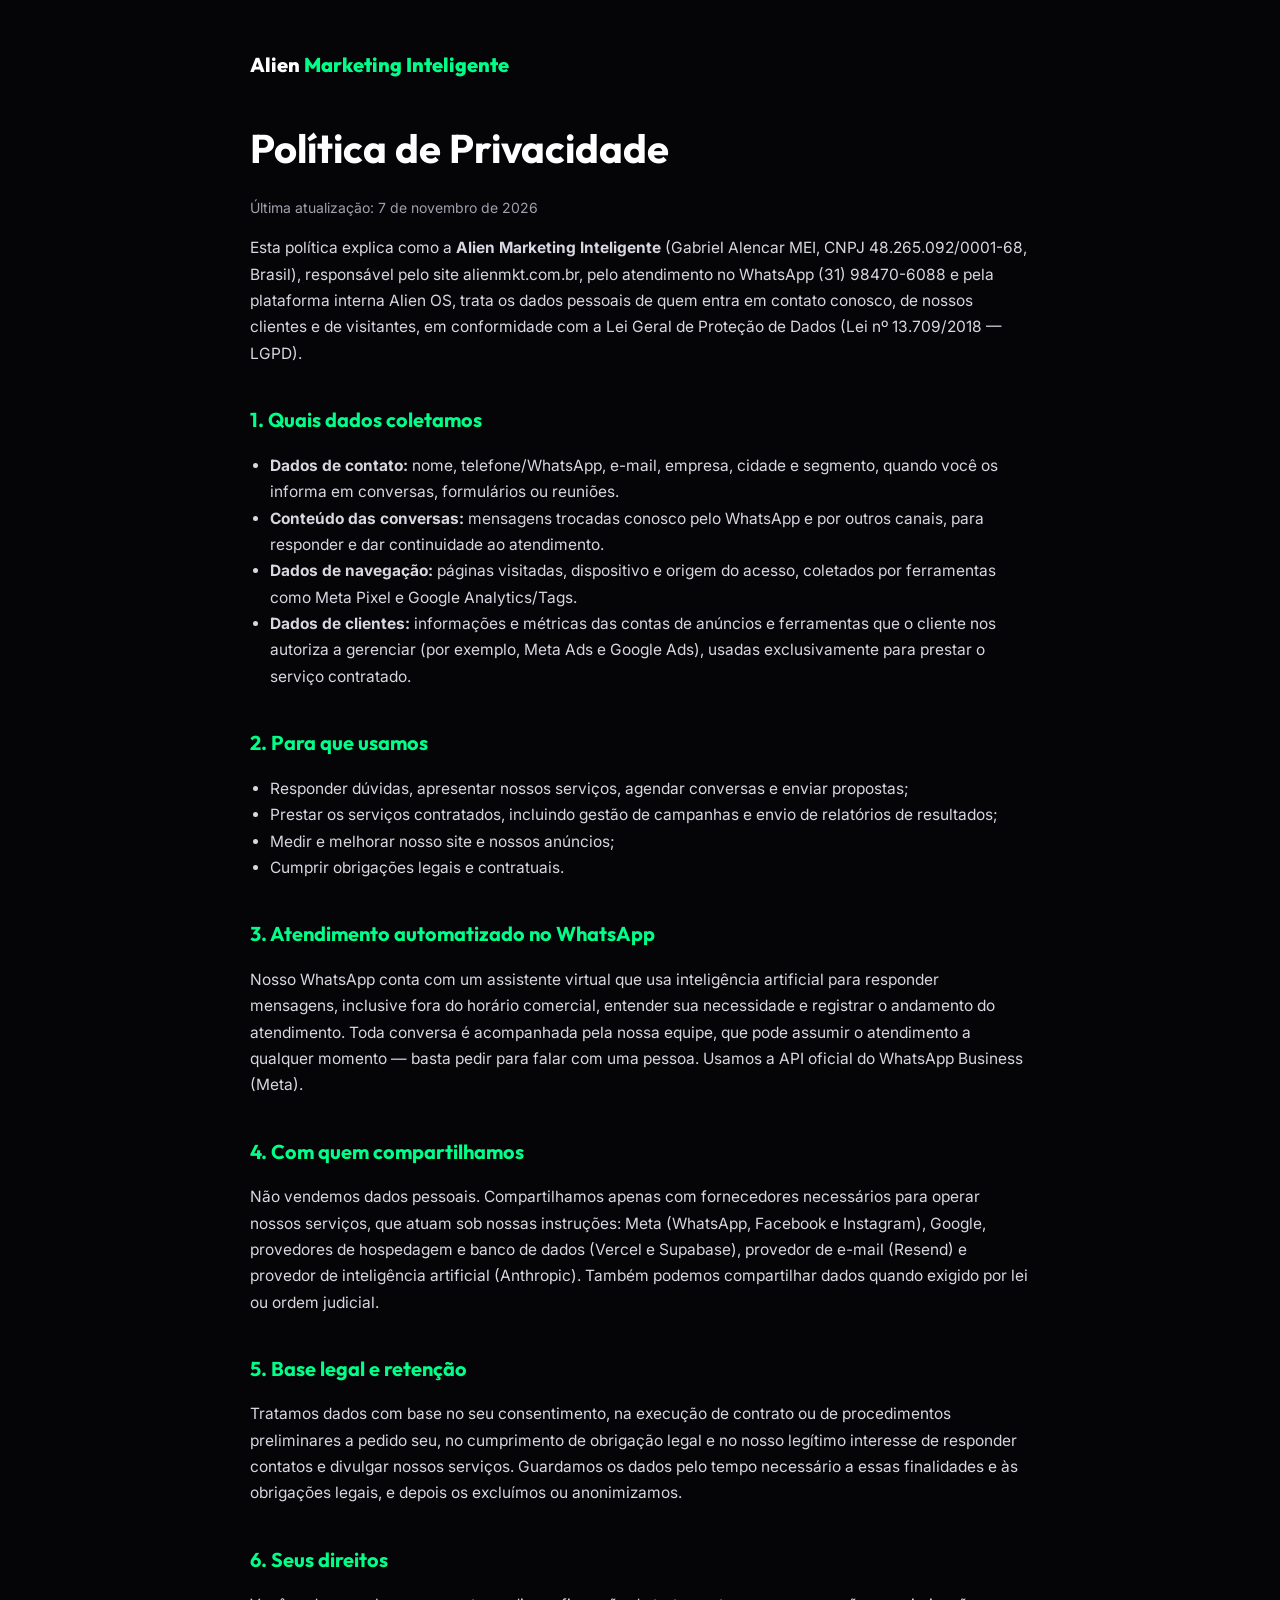
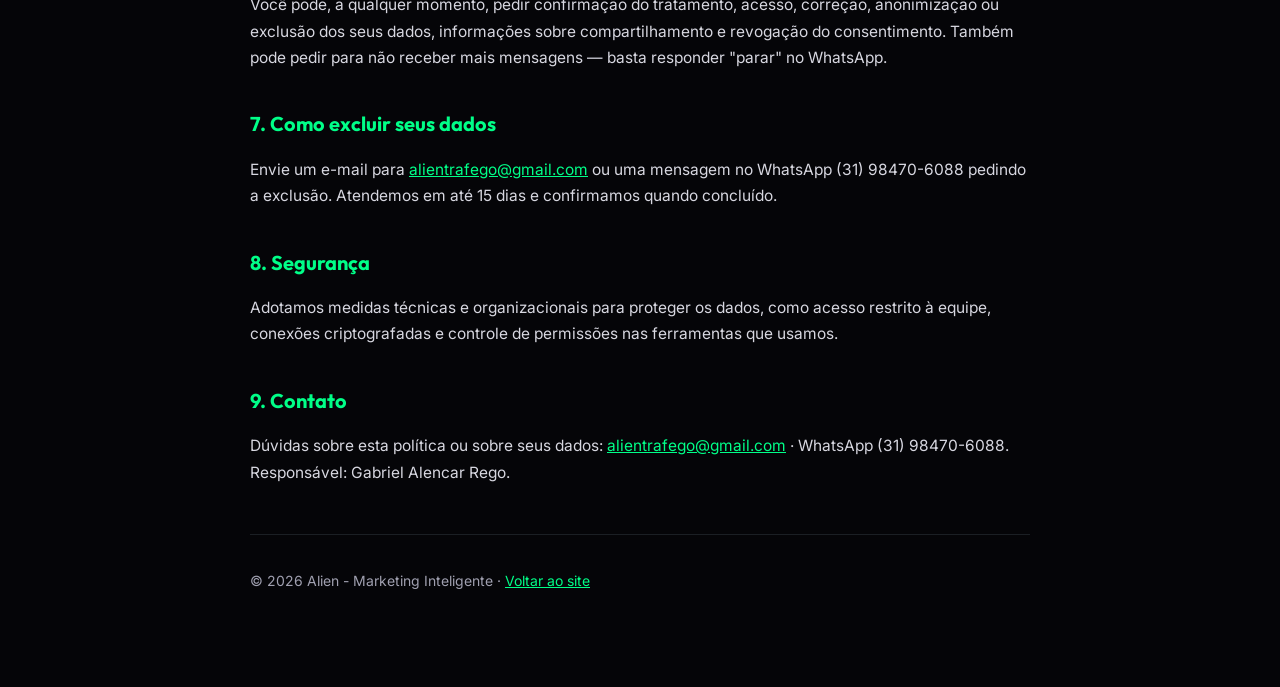
<file: privacidade.html>
<!DOCTYPE html>
<html lang="pt-BR">
<head>
<meta charset="UTF-8">
<meta name="viewport" content="width=device-width, initial-scale=1.0">
<title>Política de Privacidade | Alien - Marketing Inteligente</title>
<meta name="description" content="Como a Alien Marketing Inteligente coleta, usa e protege seus dados pessoais.">
<link rel="icon" type="image/svg+xml" href="assets/Favicon%20s%20Fundo%20svg.svg">
<link rel="preconnect" href="https://fonts.googleapis.com">
<link rel="preconnect" href="https://fonts.gstatic.com" crossorigin>
<link href="https://fonts.googleapis.com/css2?family=Outfit:wght@400;600;800&family=Inter:wght@400;500&display=swap" rel="stylesheet">
<style>
  :root { --neon: #00ff88; --bg: #050508; --text: #ffffff; --muted: #a0a0b0; --line: #1b1f24; }
  * { box-sizing: border-box; }
  body { margin: 0; background: var(--bg); color: var(--text); font-family: Inter, system-ui, sans-serif; line-height: 1.7; }
  main { max-width: 820px; margin: 0 auto; padding: 48px 20px 80px; }
  a { color: var(--neon); }
  header a { text-decoration: none; font-family: Outfit, sans-serif; font-weight: 800; font-size: 20px; color: var(--text); }
  header a span { color: var(--neon); }
  h1 { font-family: Outfit, sans-serif; font-size: clamp(28px, 5vw, 40px); margin: 32px 0 4px; }
  h2 { font-family: Outfit, sans-serif; font-size: 20px; margin: 36px 0 8px; color: var(--neon); }
  p, li { color: #d7d7e0; font-size: 15.5px; }
  .muted { color: var(--muted); font-size: 14px; }
  ul { padding-left: 20px; }
  footer { border-top: 1px solid var(--line); margin-top: 48px; padding-top: 20px; }
</style>
</head>
<body>
<main>
  <header><a href="/">Alien <span>Marketing Inteligente</span></a></header>

  <h1>Política de Privacidade</h1>
  <p class="muted">Última atualização: 7 de novembro de 2026</p>

  <p>Esta política explica como a <strong>Alien Marketing Inteligente</strong> (Gabriel Alencar MEI, CNPJ 48.265.092/0001-68, Brasil), responsável pelo site alienmkt.com.br, pelo atendimento no WhatsApp (31) 98470-6088 e pela plataforma interna Alien OS, trata os dados pessoais de quem entra em contato conosco, de nossos clientes e de visitantes, em conformidade com a Lei Geral de Proteção de Dados (Lei nº 13.709/2018 — LGPD).</p>

  <h2>1. Quais dados coletamos</h2>
  <ul>
    <li><strong>Dados de contato:</strong> nome, telefone/WhatsApp, e-mail, empresa, cidade e segmento, quando você os informa em conversas, formulários ou reuniões.</li>
    <li><strong>Conteúdo das conversas:</strong> mensagens trocadas conosco pelo WhatsApp e por outros canais, para responder e dar continuidade ao atendimento.</li>
    <li><strong>Dados de navegação:</strong> páginas visitadas, dispositivo e origem do acesso, coletados por ferramentas como Meta Pixel e Google Analytics/Tags.</li>
    <li><strong>Dados de clientes:</strong> informações e métricas das contas de anúncios e ferramentas que o cliente nos autoriza a gerenciar (por exemplo, Meta Ads e Google Ads), usadas exclusivamente para prestar o serviço contratado.</li>
  </ul>

  <h2>2. Para que usamos</h2>
  <ul>
    <li>Responder dúvidas, apresentar nossos serviços, agendar conversas e enviar propostas;</li>
    <li>Prestar os serviços contratados, incluindo gestão de campanhas e envio de relatórios de resultados;</li>
    <li>Medir e melhorar nosso site e nossos anúncios;</li>
    <li>Cumprir obrigações legais e contratuais.</li>
  </ul>

  <h2>3. Atendimento automatizado no WhatsApp</h2>
  <p>Nosso WhatsApp conta com um assistente virtual que usa inteligência artificial para responder mensagens, inclusive fora do horário comercial, entender sua necessidade e registrar o andamento do atendimento. Toda conversa é acompanhada pela nossa equipe, que pode assumir o atendimento a qualquer momento — basta pedir para falar com uma pessoa. Usamos a API oficial do WhatsApp Business (Meta).</p>

  <h2>4. Com quem compartilhamos</h2>
  <p>Não vendemos dados pessoais. Compartilhamos apenas com fornecedores necessários para operar nossos serviços, que atuam sob nossas instruções: Meta (WhatsApp, Facebook e Instagram), Google, provedores de hospedagem e banco de dados (Vercel e Supabase), provedor de e-mail (Resend) e provedor de inteligência artificial (Anthropic). Também podemos compartilhar dados quando exigido por lei ou ordem judicial.</p>

  <h2>5. Base legal e retenção</h2>
  <p>Tratamos dados com base no seu consentimento, na execução de contrato ou de procedimentos preliminares a pedido seu, no cumprimento de obrigação legal e no nosso legítimo interesse de responder contatos e divulgar nossos serviços. Guardamos os dados pelo tempo necessário a essas finalidades e às obrigações legais, e depois os excluímos ou anonimizamos.</p>

  <h2>6. Seus direitos</h2>
  <p>Você pode, a qualquer momento, pedir confirmação do tratamento, acesso, correção, anonimização ou exclusão dos seus dados, informações sobre compartilhamento e revogação do consentimento. Também pode pedir para não receber mais mensagens — basta responder "parar" no WhatsApp.</p>

  <h2>7. Como excluir seus dados</h2>
  <p>Envie um e-mail para <a href="mailto:alientrafego@gmail.com">alientrafego@gmail.com</a> ou uma mensagem no WhatsApp (31) 98470-6088 pedindo a exclusão. Atendemos em até 15 dias e confirmamos quando concluído.</p>

  <h2>8. Segurança</h2>
  <p>Adotamos medidas técnicas e organizacionais para proteger os dados, como acesso restrito à equipe, conexões criptografadas e controle de permissões nas ferramentas que usamos.</p>

  <h2>9. Contato</h2>
  <p>Dúvidas sobre esta política ou sobre seus dados: <a href="mailto:alientrafego@gmail.com">alientrafego@gmail.com</a> · WhatsApp (31) 98470-6088. Responsável: Gabriel Alencar Rego.</p>

  <footer><p class="muted">© 2026 Alien - Marketing Inteligente · <a href="/">Voltar ao site</a></p></footer>
</main>
</body>
</html>
</file>
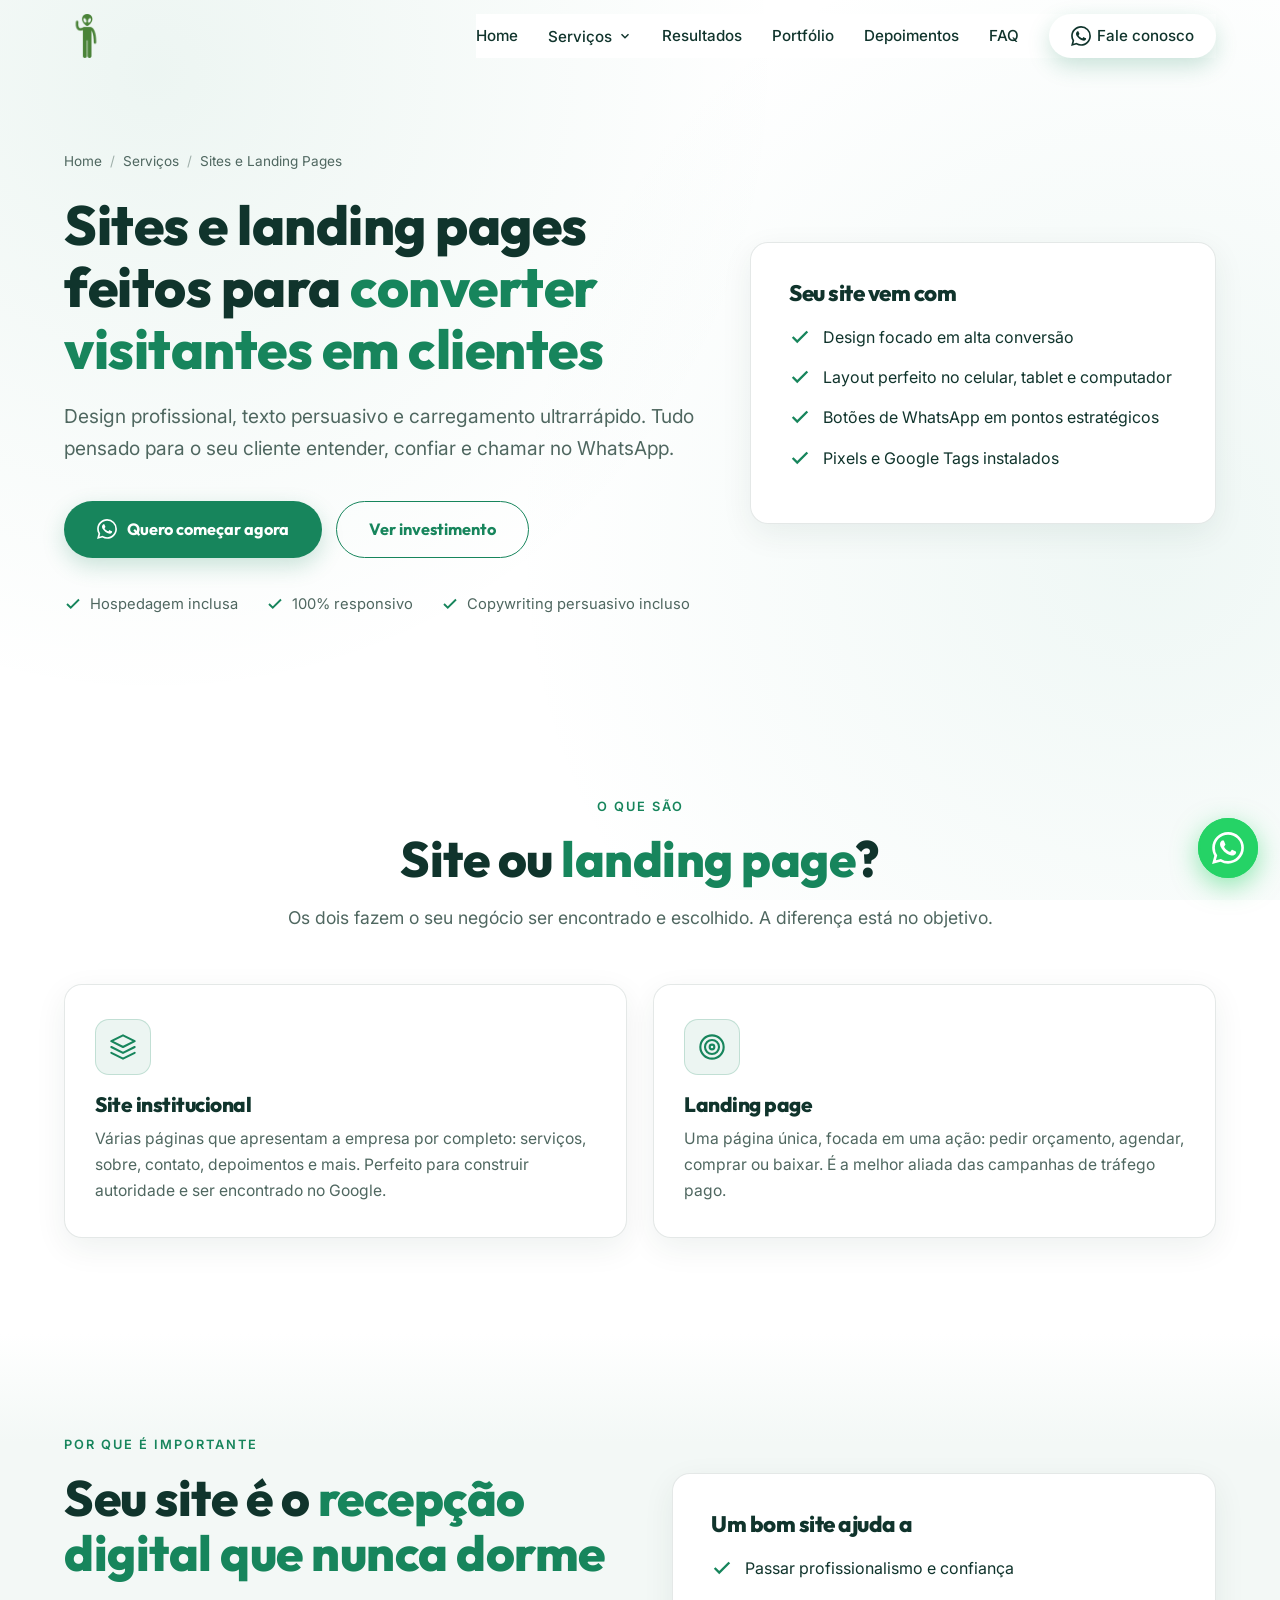
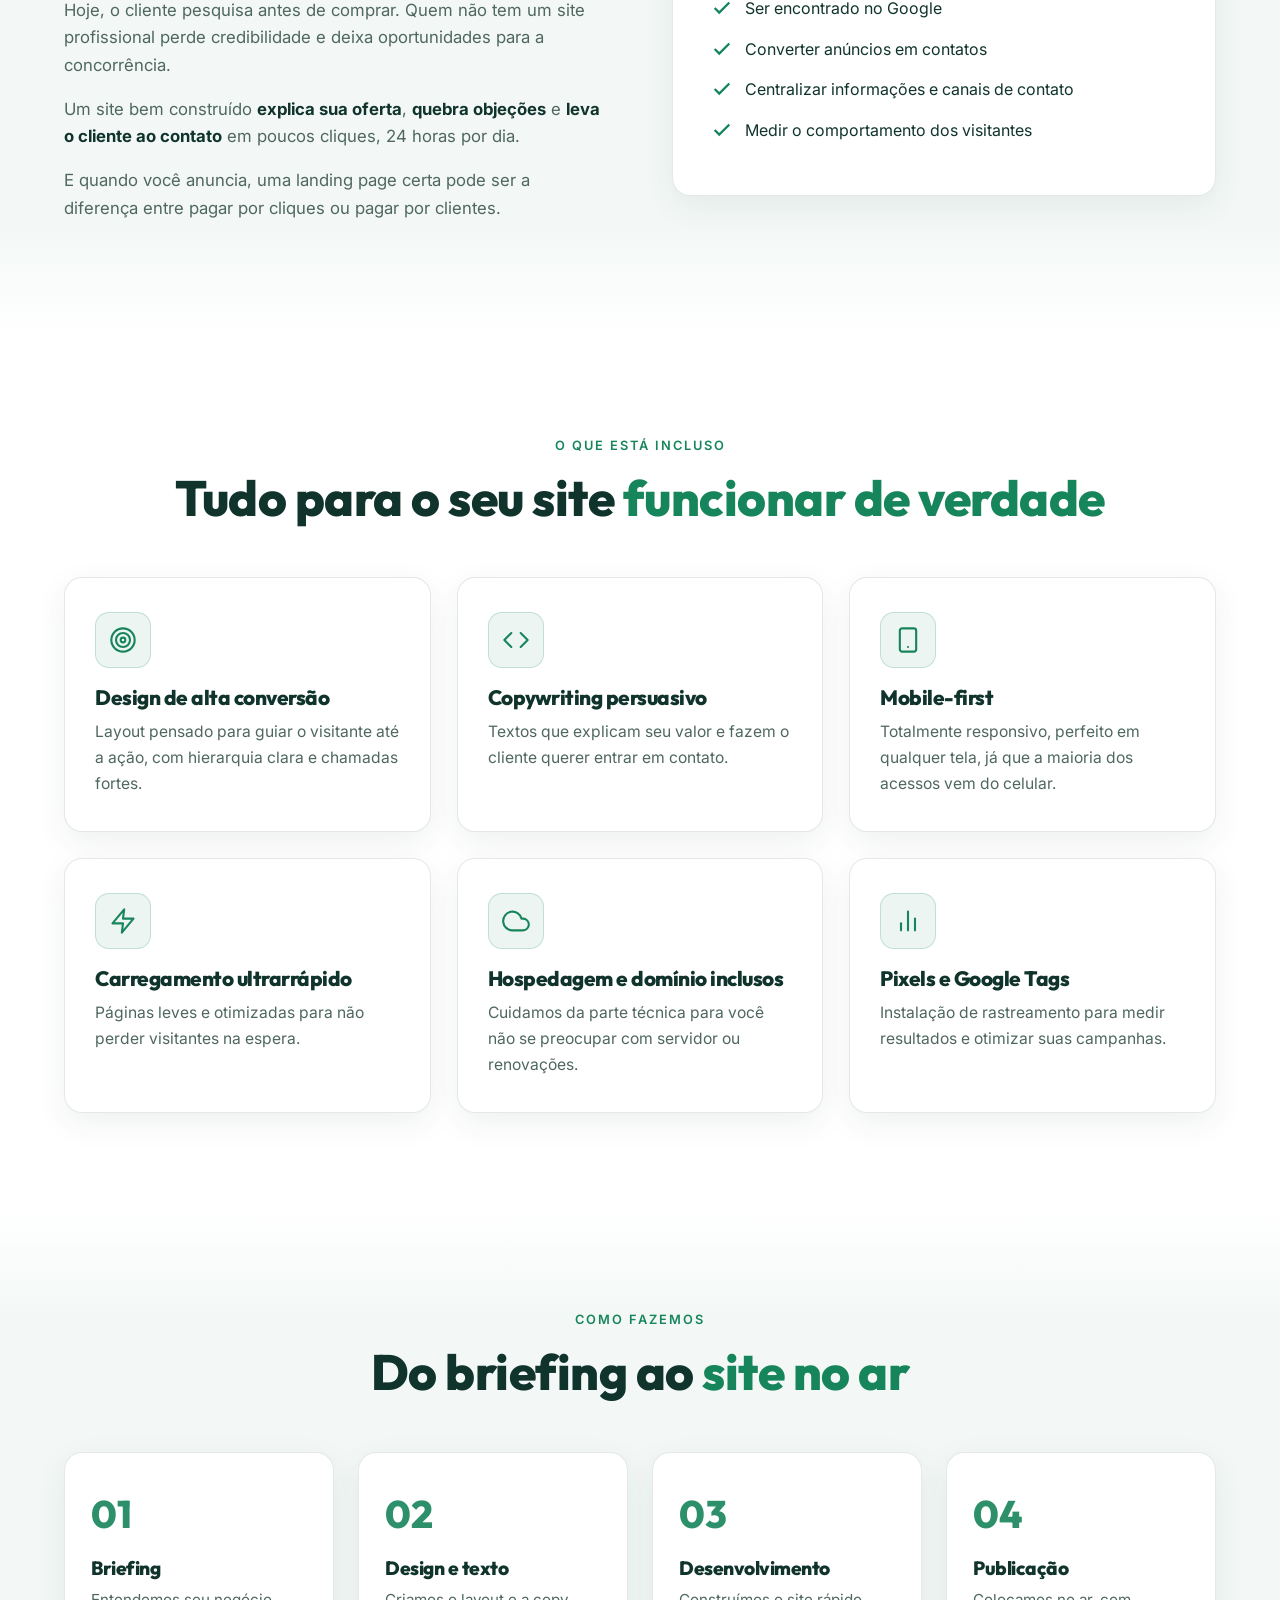
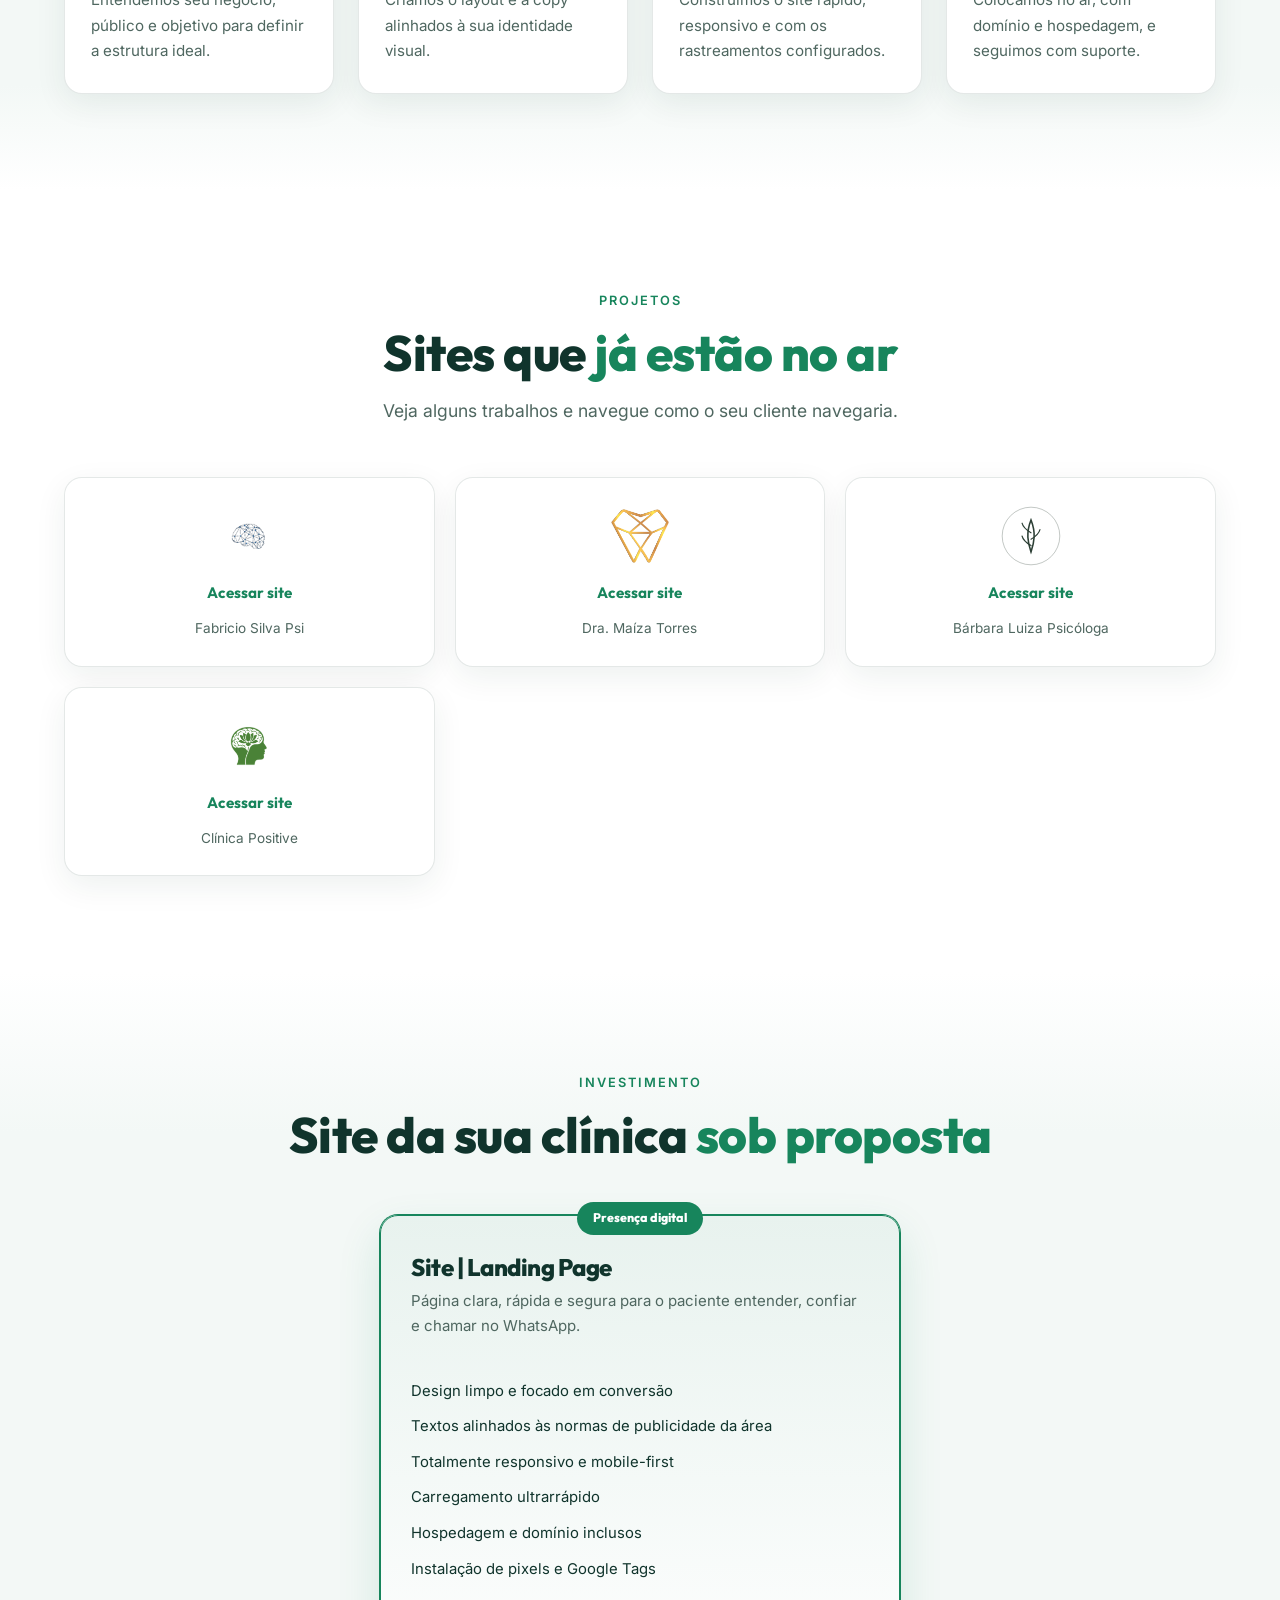
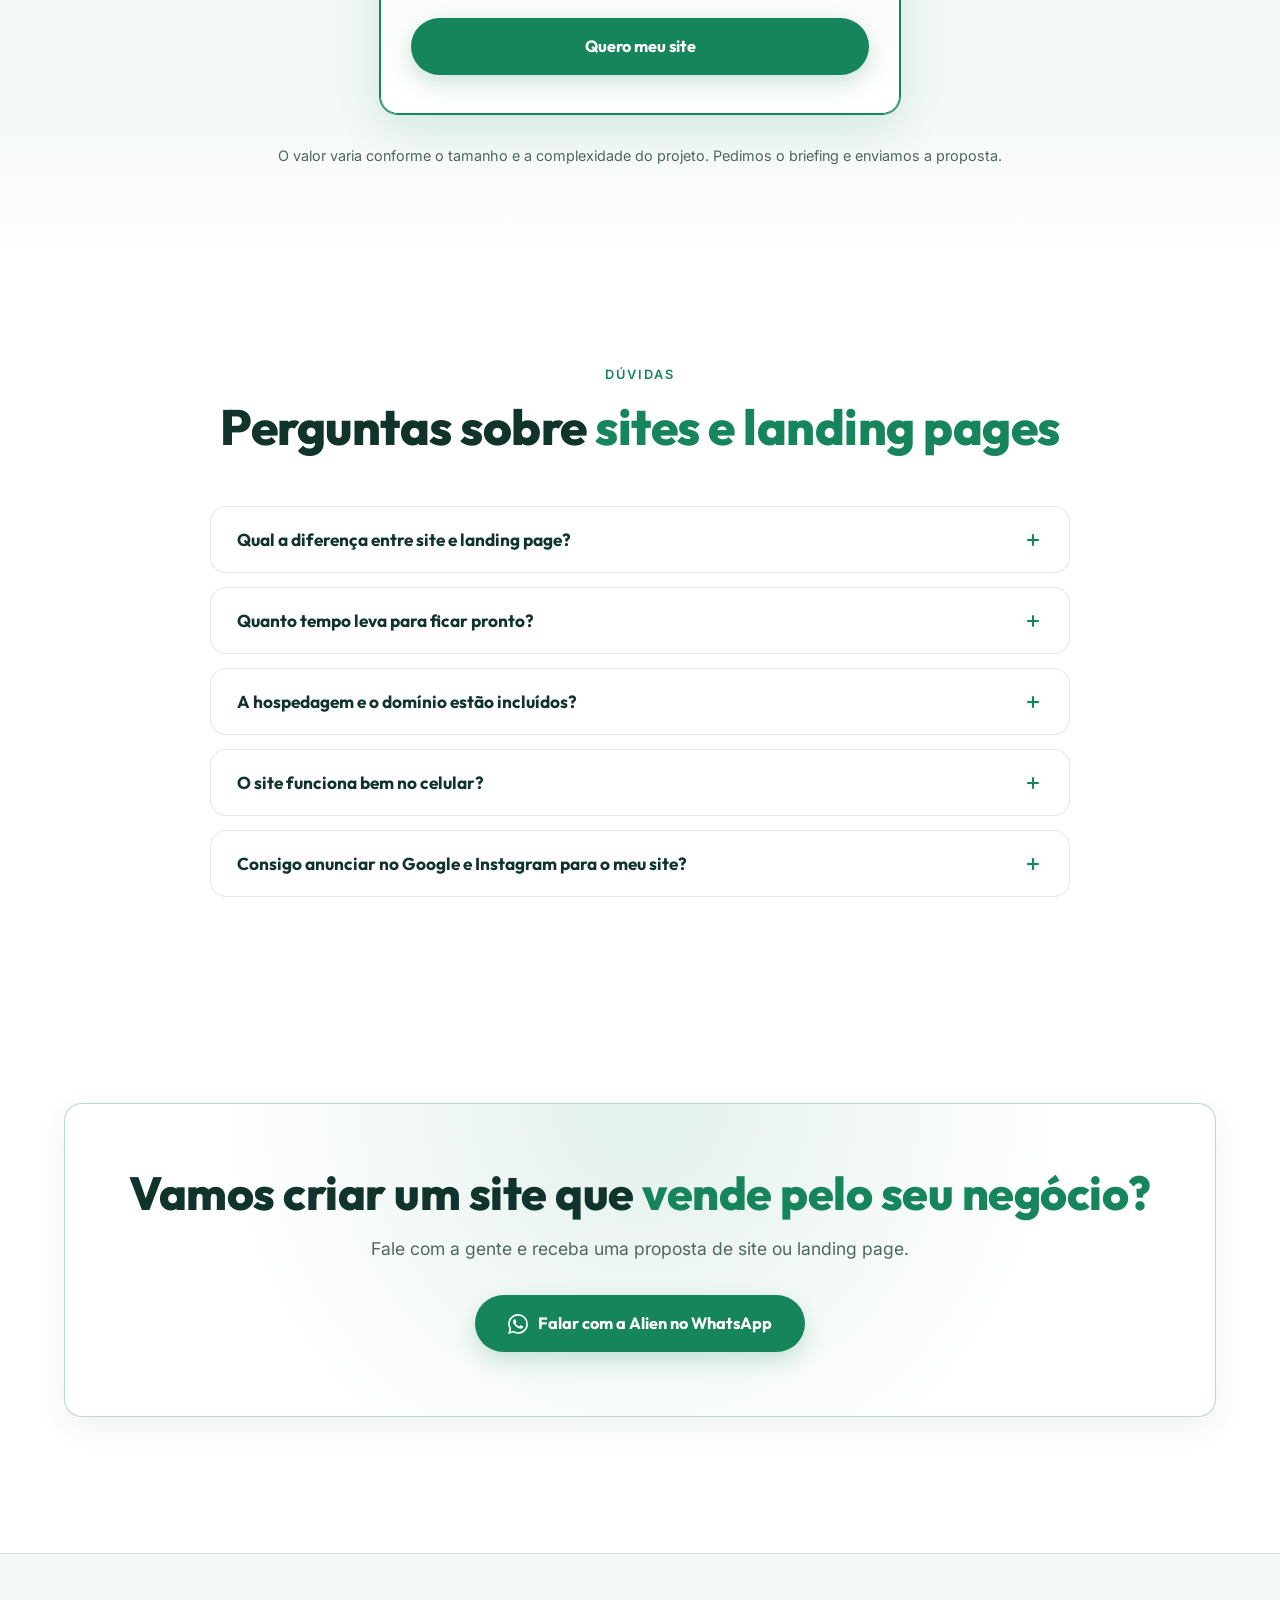
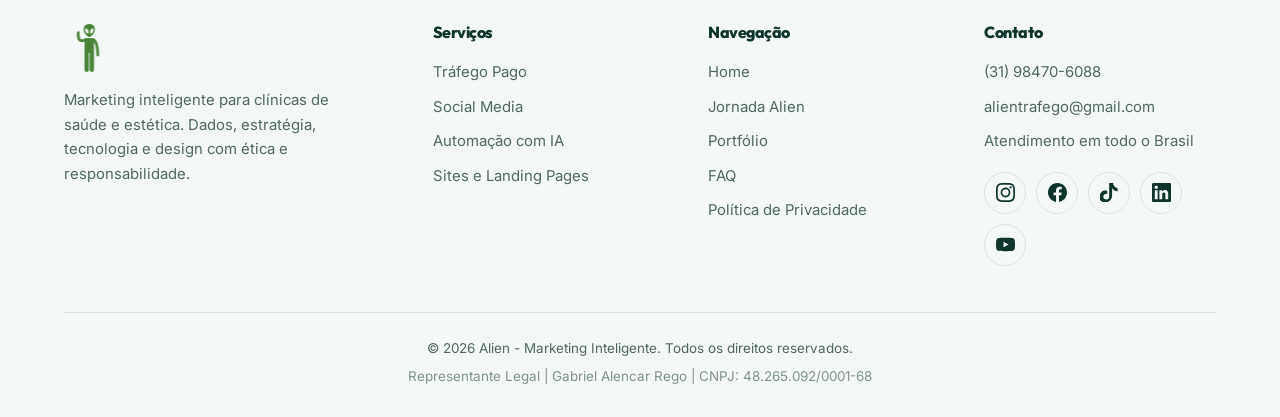
<file: sites-landing-pages.html>
<!DOCTYPE html>
<html lang="pt-BR">
<head>
<meta charset="UTF-8">
<meta name="viewport" content="width=device-width, initial-scale=1.0">
<title>Criação de Sites e Landing Pages | Alien Marketing</title>
<meta name="description" content="Criação de sites e landing pages para clínicas e profissionais de saúde: rápidos, responsivos e pensados para gerar confiança e contato.">
<link rel="canonical" href="https://alienmkt.com.br/sites-landing-pages.html">
<meta property="og:type" content="website"><meta property="og:title" content="Criação de Sites e Landing Pages | Alien Marketing"><meta property="og:description" content="Criação de sites e landing pages para clínicas e profissionais de saúde: rápidos, responsivos e pensados para gerar confiança e contato.">
<meta property="og:url" content="https://alienmkt.com.br/sites-landing-pages.html"><meta property="og:image" content="https://alienmkt.com.br/assets/placas/placa-google-avaliacoes-foto.webp"><meta property="og:locale" content="pt_BR">
<link rel="icon" href="assets/Favicon s Fundo svg.svg" type="image/svg+xml">
<link rel="preconnect" href="https://fonts.googleapis.com"><link rel="preconnect" href="https://fonts.gstatic.com" crossorigin>
<link href="https://fonts.googleapis.com/css2?family=Outfit:wght@300;400;600;700;800&family=Inter:wght@400;500;600&display=swap" rel="stylesheet">
<link rel="stylesheet" href="assets/css/site.css?v=20261108">
<!-- Google tag (gtag.js) -->
    <script async src="https://www.googletagmanager.com/gtag/js?id=G-V5734NJZ1D"></script>
    <script>
      window.dataLayer = window.dataLayer || [];
      function gtag(){dataLayer.push(arguments);}
      gtag('js', new Date());

      gtag('config', 'G-V5734NJZ1D');
    </script>
    <!-- Meta Pixel Code -->
    <script>
    !function(f,b,e,v,n,t,s)
    {if(f.fbq)return;n=f.fbq=function(){n.callMethod?
    n.callMethod.apply(n,arguments):n.queue.push(arguments)};
    if(!f._fbq)f._fbq=n;n.push=n;n.loaded=!0;n.version='2.0';
    n.queue=[];t=b.createElement(e);t.async=!0;
    t.src=v;s=b.getElementsByTagName(e)[0];
    s.parentNode.insertBefore(t,s)}(window, document,'script',
    'https://connect.facebook.net/en_US/fbevents.js');
    fbq('init', '1313894637612937');
    fbq('track', 'PageView');
    </script>
    <noscript><img height="1" width="1" style="display:none"
    src="https://www.facebook.com/tr?id=1313894637612937&ev=PageView&noscript=1"
    /></noscript>
    <!-- End Meta Pixel Code -->
</head>
<body>
<div class="stars"></div>
<header class="header"><div class="container">
<a href="saude.html" class="logo" aria-label="Alien Marketing Inteligente"><img src="assets/Favicon s Fundo svg.svg" alt="Alien"></a>
<button class="burger" aria-label="Abrir menu" type="button"><span></span><span></span><span></span></button>
<nav class="nav">
<a href="saude.html">Home</a>
<div class="dd"><button type="button" class="active">Serviços <svg viewBox="0 0 24 24" fill="none" stroke="currentColor" stroke-width="2.5"><polyline points="6 9 12 15 18 9"/></svg></button><div class="dd-menu"><a href="trafego-pago.html"><span class="ic"><svg viewBox="0 0 24 24" stroke-linecap="round" stroke-linejoin="round"><circle cx="12" cy="12" r="10"/><circle cx="12" cy="12" r="6"/><circle cx="12" cy="12" r="2"/></svg></span><span><strong>Tráfego Pago</strong><small>Google Ads e Meta Ads para clínicas</small></span></a><a href="social-media.html"><span class="ic"><svg viewBox="0 0 24 24" stroke-linecap="round" stroke-linejoin="round"><circle cx="18" cy="5" r="3"/><circle cx="6" cy="12" r="3"/><circle cx="18" cy="19" r="3"/><path d="m8.6 13.5 6.8 4M15.4 6.5l-6.8 4"/></svg></span><span><strong>Social Media</strong><small>Gestão e conteúdo estratégico</small></span></a><a href="automacao-ia.html"><span class="ic"><svg viewBox="0 0 24 24" stroke-linecap="round" stroke-linejoin="round"><rect x="3" y="8" width="18" height="12" rx="3"/><path d="M12 8V4"/><circle cx="12" cy="3" r="1"/><circle cx="8.5" cy="14" r="1.3"/><circle cx="15.5" cy="14" r="1.3"/><path d="M1 13v3M23 13v3"/></svg></span><span><strong>Atendimento com IA</strong><small>Atendimento 24h no WhatsApp</small></span></a><a href="sites-landing-pages.html"><span class="ic"><svg viewBox="0 0 24 24" stroke-linecap="round" stroke-linejoin="round"><polyline points="16 18 22 12 16 6"/><polyline points="8 6 2 12 8 18"/></svg></span><span><strong>Sites e Landing Pages</strong><small>Páginas feitas para converter</small></span></a></div></div>
<a href="saude.html#resultados">Resultados</a>
<a href="saude.html#portfolio">Portfólio</a>
<a href="saude.html#depoimentos">Depoimentos</a>
<a href="saude.html#faq">FAQ</a>
<a href="https://wa.me/5531984706088?text=Ol%C3%A1%21%20Vim%20pelo%20site%20da%20Alien%20e%20gostaria%20de%20conversar." target="_blank" rel="noopener" class="btn btn-neon btn-sm"><svg viewBox="0 0 24 24" fill="currentColor"><path d="M17.472 14.382c-.297-.149-1.758-.867-2.03-.967-.273-.099-.471-.148-.67.15-.197.297-.767.966-.94 1.164-.173.199-.347.223-.644.075-.297-.15-1.255-.463-2.39-1.475-.883-.788-1.48-1.761-1.653-2.059-.173-.297-.018-.458.13-.606.134-.133.298-.347.446-.52.149-.174.198-.298.298-.497.099-.198.05-.371-.025-.52-.075-.149-.669-1.612-.916-2.207-.242-.579-.487-.5-.669-.51a12.8 12.8 0 0 0-.57-.01c-.198 0-.52.074-.792.372-.272.297-1.04 1.016-1.04 2.479 0 1.462 1.065 2.875 1.213 3.074.149.198 2.096 3.2 5.077 4.487.709.306 1.262.489 1.694.625.712.227 1.36.195 1.871.118.571-.085 1.758-.719 2.006-1.413.248-.694.248-1.289.173-1.413-.074-.124-.272-.198-.57-.347m-5.421 7.403h-.004a9.87 9.87 0 0 1-5.031-1.378l-.361-.214-3.741.982.998-3.648-.235-.374a9.86 9.86 0 0 1-1.51-5.26c.001-5.45 4.436-9.884 9.888-9.884 2.64 0 5.122 1.03 6.988 2.898a9.825 9.825 0 0 1 2.893 6.994c-.003 5.45-4.437 9.884-9.885 9.884m8.413-18.297A11.815 11.815 0 0 0 12.05 0C5.495 0 .16 5.335.157 11.892c0 2.096.547 4.142 1.588 5.945L.057 24l6.305-1.654a11.882 11.882 0 0 0 5.683 1.448h.005c6.554 0 11.89-5.335 11.893-11.893a11.821 11.821 0 0 0-3.48-8.413Z"/></svg>Fale conosco</a>
</nav></div></header>
<main>
<section class="hero sm"><div class="container"><div class="hero-grid" style=""><div><div class="crumbs"><a href="saude.html">Home</a><span>/</span><a href="saude.html#servicos">Serviços</a><span>/</span>Sites e Landing Pages</div><h1 class="reveal">Sites e landing pages feitos para <span class="neon">converter visitantes em clientes</span></h1><p class="lead reveal">Design profissional, texto persuasivo e carregamento ultrarrápido. Tudo pensado para o seu cliente entender, confiar e chamar no WhatsApp.</p><div class="btn-row reveal"><a href="https://wa.me/5531984706088?text=Ol%C3%A1%21%20Quero%20saber%20mais%20sobre%20a%20cria%C3%A7%C3%A3o%20de%20Site%20ou%20Landing%20Page." target="_blank" rel="noopener" class="btn btn-neon "><svg viewBox="0 0 24 24" fill="currentColor"><path d="M17.472 14.382c-.297-.149-1.758-.867-2.03-.967-.273-.099-.471-.148-.67.15-.197.297-.767.966-.94 1.164-.173.199-.347.223-.644.075-.297-.15-1.255-.463-2.39-1.475-.883-.788-1.48-1.761-1.653-2.059-.173-.297-.018-.458.13-.606.134-.133.298-.347.446-.52.149-.174.198-.298.298-.497.099-.198.05-.371-.025-.52-.075-.149-.669-1.612-.916-2.207-.242-.579-.487-.5-.669-.51a12.8 12.8 0 0 0-.57-.01c-.198 0-.52.074-.792.372-.272.297-1.04 1.016-1.04 2.479 0 1.462 1.065 2.875 1.213 3.074.149.198 2.096 3.2 5.077 4.487.709.306 1.262.489 1.694.625.712.227 1.36.195 1.871.118.571-.085 1.758-.719 2.006-1.413.248-.694.248-1.289.173-1.413-.074-.124-.272-.198-.57-.347m-5.421 7.403h-.004a9.87 9.87 0 0 1-5.031-1.378l-.361-.214-3.741.982.998-3.648-.235-.374a9.86 9.86 0 0 1-1.51-5.26c.001-5.45 4.436-9.884 9.888-9.884 2.64 0 5.122 1.03 6.988 2.898a9.825 9.825 0 0 1 2.893 6.994c-.003 5.45-4.437 9.884-9.885 9.884m8.413-18.297A11.815 11.815 0 0 0 12.05 0C5.495 0 .16 5.335.157 11.892c0 2.096.547 4.142 1.588 5.945L.057 24l6.305-1.654a11.882 11.882 0 0 0 5.683 1.448h.005c6.554 0 11.89-5.335 11.893-11.893a11.821 11.821 0 0 0-3.48-8.413Z"/></svg>Quero começar agora</a><a href="#valores" class="btn btn-ghost">Ver investimento</a></div><ul class="trust"><li><svg viewBox="0 0 24 24"><polyline points="20 6 9 17 4 12"/></svg>Hospedagem inclusa</li><li><svg viewBox="0 0 24 24"><polyline points="20 6 9 17 4 12"/></svg>100% responsivo</li><li><svg viewBox="0 0 24 24"><polyline points="20 6 9 17 4 12"/></svg>Copywriting persuasivo incluso</li></ul></div><div class="reveal"><div class="panel glass"><h3>Seu site vem com</h3><ul class="checklist"><li><svg viewBox="0 0 24 24"><polyline points="20 6 9 17 4 12"/></svg><span>Design focado em alta conversão</span></li><li><svg viewBox="0 0 24 24"><polyline points="20 6 9 17 4 12"/></svg><span>Layout perfeito no celular, tablet e computador</span></li><li><svg viewBox="0 0 24 24"><polyline points="20 6 9 17 4 12"/></svg><span>Botões de WhatsApp em pontos estratégicos</span></li><li><svg viewBox="0 0 24 24"><polyline points="20 6 9 17 4 12"/></svg><span>Pixels e Google Tags instalados</span></li></ul></div></div></div></div></section>
<section class="section" id="o-que-e"><div class="container">
<div class="sec-head reveal center"><span class="eyebrow">O que são</span><h2 class="h2">Site ou <span class="neon">landing page</span>?</h2><p class="lead">Os dois fazem o seu negócio ser encontrado e escolhido. A diferença está no objetivo.</p></div>
<div class="grid g2">
<div class="card glass reveal"><div class="ico"><svg viewBox="0 0 24 24" stroke-linecap="round" stroke-linejoin="round"><polygon points="12 2 2 7 12 12 22 7 12 2"/><polyline points="2 17 12 22 22 17"/><polyline points="2 12 12 17 22 12"/></svg></div><h3>Site institucional</h3><p>Várias páginas que apresentam a empresa por completo: serviços, sobre, contato, depoimentos e mais. Perfeito para construir autoridade e ser encontrado no Google.</p></div>
<div class="card glass reveal"><div class="ico"><svg viewBox="0 0 24 24" stroke-linecap="round" stroke-linejoin="round"><circle cx="12" cy="12" r="10"/><circle cx="12" cy="12" r="6"/><circle cx="12" cy="12" r="2"/></svg></div><h3>Landing page</h3><p>Uma página única, focada em uma ação: pedir orçamento, agendar, comprar ou baixar. É a melhor aliada das campanhas de tráfego pago.</p></div>
</div></div></section>

<section class="section alt" id="importancia"><div class="container"><div class="split">
<div class="reveal"><span class="eyebrow">Por que é importante</span><h2 class="h2">Seu site é o <span class="neon">recepção digital que nunca dorme</span></h2>
<p>Hoje, o cliente pesquisa antes de comprar. Quem não tem um site profissional perde credibilidade e deixa oportunidades para a concorrência.</p>
<p>Um site bem construído <strong>explica sua oferta</strong>, <strong>quebra objeções</strong> e <strong>leva o cliente ao contato</strong> em poucos cliques, 24 horas por dia.</p>
<p>E quando você anuncia, uma landing page certa pode ser a diferença entre pagar por cliques ou pagar por clientes.</p></div>
<div class="reveal"><div class="panel glass"><h3>Um bom site ajuda a</h3><ul class="checklist"><li><svg viewBox="0 0 24 24"><polyline points="20 6 9 17 4 12"/></svg><span>Passar profissionalismo e confiança</span></li><li><svg viewBox="0 0 24 24"><polyline points="20 6 9 17 4 12"/></svg><span>Ser encontrado no Google</span></li><li><svg viewBox="0 0 24 24"><polyline points="20 6 9 17 4 12"/></svg><span>Converter anúncios em contatos</span></li><li><svg viewBox="0 0 24 24"><polyline points="20 6 9 17 4 12"/></svg><span>Centralizar informações e canais de contato</span></li><li><svg viewBox="0 0 24 24"><polyline points="20 6 9 17 4 12"/></svg><span>Medir o comportamento dos visitantes</span></li></ul></div></div>
</div></div></section>

<section class="section" id="inclui"><div class="container">
<div class="sec-head reveal center"><span class="eyebrow">O que está incluso</span><h2 class="h2">Tudo para o seu site <span class="neon">funcionar de verdade</span></h2></div>
<div class="grid g3"><div class="card glass reveal"><div class="ico"><svg viewBox="0 0 24 24" stroke-linecap="round" stroke-linejoin="round"><circle cx="12" cy="12" r="10"/><circle cx="12" cy="12" r="6"/><circle cx="12" cy="12" r="2"/></svg></div><h3>Design de alta conversão</h3><p>Layout pensado para guiar o visitante até a ação, com hierarquia clara e chamadas fortes.</p></div><div class="card glass reveal"><div class="ico"><svg viewBox="0 0 24 24" stroke-linecap="round" stroke-linejoin="round"><polyline points="16 18 22 12 16 6"/><polyline points="8 6 2 12 8 18"/></svg></div><h3>Copywriting persuasivo</h3><p>Textos que explicam seu valor e fazem o cliente querer entrar em contato.</p></div><div class="card glass reveal"><div class="ico"><svg viewBox="0 0 24 24" stroke-linecap="round" stroke-linejoin="round"><rect x="5" y="2" width="14" height="20" rx="2"/><line x1="12" y1="18" x2="12.01" y2="18"/></svg></div><h3>Mobile-first</h3><p>Totalmente responsivo, perfeito em qualquer tela, já que a maioria dos acessos vem do celular.</p></div><div class="card glass reveal"><div class="ico"><svg viewBox="0 0 24 24" stroke-linecap="round" stroke-linejoin="round"><polygon points="13 2 3 14 12 14 11 22 21 10 12 10 13 2"/></svg></div><h3>Carregamento ultrarrápido</h3><p>Páginas leves e otimizadas para não perder visitantes na espera.</p></div><div class="card glass reveal"><div class="ico"><svg viewBox="0 0 24 24" stroke-linecap="round" stroke-linejoin="round"><path d="M18 10h-1.26A8 8 0 1 0 9 20h9a5 5 0 0 0 0-10z"/></svg></div><h3>Hospedagem e domínio inclusos</h3><p>Cuidamos da parte técnica para você não se preocupar com servidor ou renovações.</p></div><div class="card glass reveal"><div class="ico"><svg viewBox="0 0 24 24" stroke-linecap="round" stroke-linejoin="round"><line x1="18" y1="20" x2="18" y2="10"/><line x1="12" y1="20" x2="12" y2="4"/><line x1="6" y1="20" x2="6" y2="14"/></svg></div><h3>Pixels e Google Tags</h3><p>Instalação de rastreamento para medir resultados e otimizar suas campanhas.</p></div></div>
</div></section>

<section class="section alt" id="como-fazemos"><div class="container">
<div class="sec-head reveal center"><span class="eyebrow">Como fazemos</span><h2 class="h2">Do briefing ao <span class="neon">site no ar</span></h2></div>
<div class="steps"><div class="step glass reveal"><h3>Briefing</h3><p>Entendemos seu negócio, público e objetivo para definir a estrutura ideal.</p></div><div class="step glass reveal"><h3>Design e texto</h3><p>Criamos o layout e a copy alinhados à sua identidade visual.</p></div><div class="step glass reveal"><h3>Desenvolvimento</h3><p>Construímos o site rápido, responsivo e com os rastreamentos configurados.</p></div><div class="step glass reveal"><h3>Publicação</h3><p>Colocamos no ar, com domínio e hospedagem, e seguimos com suporte.</p></div></div>
</div></section>

<section class="section" id="portfolio"><div class="container">
<div class="sec-head reveal center"><span class="eyebrow">Projetos</span><h2 class="h2">Sites que <span class="neon">já estão no ar</span></h2><p class="lead">Veja alguns trabalhos e navegue como o seu cliente navegaria.</p></div>
<div class="portfolio"><a href="https://fabriciosilvapsi.com.br/" target="_blank" rel="noopener" class="pf glass reveal"><img src="assets/Favicon s Fundo (svg).svg" alt="Fabricio Silva Psi" loading="lazy"><b>Acessar site</b><span>Fabricio Silva Psi</span></a><a href="https://dramaizatorres.com.br/" target="_blank" rel="noopener" class="pf glass reveal"><img src="assets/logo_dra_maiza_trans.png" alt="Dra. Maíza Torres" loading="lazy"><b>Acessar site</b><span>Dra. Maíza Torres</span></a><a href="https://barbaraluizapsi.com.br/" target="_blank" rel="noopener" class="pf glass reveal"><img src="assets/logo_barbara.svg" alt="Bárbara Luiza Psicóloga" loading="lazy"><b>Acessar site</b><span>Bárbara Luiza Psicóloga</span></a><a href="https://clinicapositive.alienmkt.com.br/" target="_blank" rel="noopener" class="pf glass reveal"><img src="assets/logo_positive.svg" alt="Clínica Positive" loading="lazy"><b>Acessar site</b><span>Clínica Positive</span></a></div>
</div></section>

<section class="section alt" id="valores"><div class="container">
<div class="sec-head reveal center"><span class="eyebrow">Investimento</span><h2 class="h2">Site da sua clínica <span class="neon">sob proposta</span></h2></div>
<div class="pricing" style="grid-template-columns:minmax(0,520px);justify-content:center">
<div class="plan glass reveal pop"><div class="badge">Presença digital</div><h3>Site | Landing Page</h3><p class="sub">Página clara, rápida e segura para o paciente entender, confiar e chamar no WhatsApp.</p><ul class="checklist"><li><span>Design limpo e focado em conversão</span></li><li><span>Textos alinhados às normas de publicidade da área</span></li><li><span>Totalmente responsivo e mobile-first</span></li><li><span>Carregamento ultrarrápido</span></li><li><span>Hospedagem e domínio inclusos</span></li><li><span>Instalação de pixels e Google Tags</span></li></ul><a href="https://wa.me/5531984706088?text=Ol%C3%A1%21%20Quero%20saber%20mais%20sobre%20site%2Flanding%20page%20para%20a%20minha%20cl%C3%ADnica." target="_blank" rel="noopener" class="btn btn-neon btn-block">Quero meu site</a></div>
</div><p class="note reveal">O valor varia conforme o tamanho e a complexidade do projeto. Pedimos o briefing e enviamos a proposta.</p>
</div></section>

<section class="section" id="faq"><div class="container">
<div class="sec-head reveal center"><span class="eyebrow">Dúvidas</span><h2 class="h2">Perguntas sobre <span class="neon">sites e landing pages</span></h2></div>
<div class="faq"><div class="faq-item reveal"><button class="faq-q" type="button">Qual a diferença entre site e landing page?<svg viewBox="0 0 24 24"><line x1="12" y1="5" x2="12" y2="19"/><line x1="5" y1="12" x2="19" y2="12"/></svg></button><div class="faq-a"><p>O site tem várias páginas e apresenta a empresa por completo. A landing page é uma página única, focada em uma ação específica, ideal para campanhas.</p></div></div><div class="faq-item reveal"><button class="faq-q" type="button">Quanto tempo leva para ficar pronto?<svg viewBox="0 0 24 24"><line x1="12" y1="5" x2="12" y2="19"/><line x1="5" y1="12" x2="19" y2="12"/></svg></button><div class="faq-a"><p>Depende do tamanho do projeto e da agilidade no envio de materiais. Passamos o prazo na proposta, após o briefing.</p></div></div><div class="faq-item reveal"><button class="faq-q" type="button">A hospedagem e o domínio estão incluídos?<svg viewBox="0 0 24 24"><line x1="12" y1="5" x2="12" y2="19"/><line x1="5" y1="12" x2="19" y2="12"/></svg></button><div class="faq-a"><p>Sim. Nos planos de site e landing page, hospedagem e domínio estão inclusos para você não se preocupar com a parte técnica.</p></div></div><div class="faq-item reveal"><button class="faq-q" type="button">O site funciona bem no celular?<svg viewBox="0 0 24 24"><line x1="12" y1="5" x2="12" y2="19"/><line x1="5" y1="12" x2="19" y2="12"/></svg></button><div class="faq-a"><p>Sim. Todos os nossos sites são feitos com foco em celular, tablet e computador.</p></div></div><div class="faq-item reveal"><button class="faq-q" type="button">Consigo anunciar no Google e Instagram para o meu site?<svg viewBox="0 0 24 24"><line x1="12" y1="5" x2="12" y2="19"/><line x1="5" y1="12" x2="19" y2="12"/></svg></button><div class="faq-a"><p>Sim, e deixamos pixels e tags instaladas para medir resultados. Se quiser, nossa equipe também gerencia os anúncios.</p></div></div></div>
</div></section>
<section class="section"><div class="container"><div class="cta-band glass reveal"><h2>Vamos criar um site que <span class="neon">vende pelo seu negócio?</span></h2><p>Fale com a gente e receba uma proposta de site ou landing page.</p><div class="btn-row"><a href="https://wa.me/5531984706088?text=Ol%C3%A1%21%20Quero%20saber%20mais%20sobre%20a%20cria%C3%A7%C3%A3o%20de%20Site%20ou%20Landing%20Page." target="_blank" rel="noopener" class="btn btn-neon "><svg viewBox="0 0 24 24" fill="currentColor"><path d="M17.472 14.382c-.297-.149-1.758-.867-2.03-.967-.273-.099-.471-.148-.67.15-.197.297-.767.966-.94 1.164-.173.199-.347.223-.644.075-.297-.15-1.255-.463-2.39-1.475-.883-.788-1.48-1.761-1.653-2.059-.173-.297-.018-.458.13-.606.134-.133.298-.347.446-.52.149-.174.198-.298.298-.497.099-.198.05-.371-.025-.52-.075-.149-.669-1.612-.916-2.207-.242-.579-.487-.5-.669-.51a12.8 12.8 0 0 0-.57-.01c-.198 0-.52.074-.792.372-.272.297-1.04 1.016-1.04 2.479 0 1.462 1.065 2.875 1.213 3.074.149.198 2.096 3.2 5.077 4.487.709.306 1.262.489 1.694.625.712.227 1.36.195 1.871.118.571-.085 1.758-.719 2.006-1.413.248-.694.248-1.289.173-1.413-.074-.124-.272-.198-.57-.347m-5.421 7.403h-.004a9.87 9.87 0 0 1-5.031-1.378l-.361-.214-3.741.982.998-3.648-.235-.374a9.86 9.86 0 0 1-1.51-5.26c.001-5.45 4.436-9.884 9.888-9.884 2.64 0 5.122 1.03 6.988 2.898a9.825 9.825 0 0 1 2.893 6.994c-.003 5.45-4.437 9.884-9.885 9.884m8.413-18.297A11.815 11.815 0 0 0 12.05 0C5.495 0 .16 5.335.157 11.892c0 2.096.547 4.142 1.588 5.945L.057 24l6.305-1.654a11.882 11.882 0 0 0 5.683 1.448h.005c6.554 0 11.89-5.335 11.893-11.893a11.821 11.821 0 0 0-3.48-8.413Z"/></svg>Falar com a Alien no WhatsApp</a></div></div></div></section>
</main>
<footer class="footer"><div class="container"><div class="f-grid">
<div class="f-brand"><img src="assets/Favicon s Fundo svg.svg" alt="Alien"><p>Marketing inteligente para clínicas de saúde e estética. Dados, estratégia, tecnologia e design com ética e responsabilidade.</p></div>
<div><h4>Serviços</h4><ul><li><a href="trafego-pago.html">Tráfego Pago</a></li><li><a href="social-media.html">Social Media</a></li><li><a href="automacao-ia.html">Automação com IA</a></li><li><a href="sites-landing-pages.html">Sites e Landing Pages</a></li></ul></div>
<div><h4>Navegação</h4><ul><li><a href="saude.html">Home</a></li><li><a href="saude.html#jornada">Jornada Alien</a></li><li><a href="saude.html#portfolio">Portfólio</a></li><li><a href="saude.html#faq">FAQ</a></li><li><a href="privacidade.html">Política de Privacidade</a></li></ul></div>
<div><h4>Contato</h4><ul><li><a href="https://wa.me/5531984706088?text=Ol%C3%A1%21%20Vim%20pelo%20site%20da%20Alien." target="_blank" rel="noopener">(31) 98470-6088</a></li><li><a href="mailto:alientrafego@gmail.com">alientrafego@gmail.com</a></li><li>Atendimento em todo o Brasil</li></ul><div class="social" style="margin-top:18px"><a href="https://www.instagram.com/alienmkt_/" target="_blank" rel="noopener" title="Instagram" aria-label="Instagram"><svg viewBox="0 0 24 24"><path d="M12 2.163c3.204 0 3.584.012 4.85.07 3.252.148 4.771 1.691 4.919 4.919.058 1.265.069 1.645.069 4.849 0 3.205-.012 3.584-.069 4.849-.149 3.225-1.664 4.771-4.919 4.919-1.266.058-1.644.07-4.85.07-3.204 0-3.584-.012-4.849-.07-3.26-.149-4.771-1.699-4.919-4.92-.058-1.265-.07-1.644-.07-4.849 0-3.204.013-3.583.07-4.849.149-3.227 1.664-4.771 4.919-4.919 1.266-.057 1.645-.069 4.849-.069zM12 0C8.741 0 8.333.014 7.053.072 2.695.272.273 2.69.073 7.051.014 8.333 0 8.741 0 12c0 3.259.014 3.668.072 4.948.2 4.358 2.618 6.78 6.98 6.98 1.281.058 1.689.072 4.948.072 3.259 0 3.668-.014 4.948-.072 4.354-.2 6.782-2.618 6.979-6.98.059-1.28.073-1.689.073-4.948 0-3.259-.014-3.667-.072-4.947-.196-4.354-2.617-6.78-6.979-6.98C15.668.014 15.259 0 12 0zm0 5.838a6.162 6.162 0 1 0 0 12.324 6.162 6.162 0 0 0 0-12.324zM12 16a4 4 0 1 1 0-8 4 4 0 0 1 0 8zm6.406-11.845a1.44 1.44 0 1 0 0 2.881 1.44 1.44 0 0 0 0-2.881z"/></svg></a><a href="https://www.facebook.com/profile.php?id=61572148648768" target="_blank" rel="noopener" title="Facebook" aria-label="Facebook"><svg viewBox="0 0 24 24"><path d="M24 12.073c0-6.627-5.373-12-12-12s-12 5.373-12 12c0 5.99 4.388 10.954 10.125 11.854v-8.385H7.078v-3.47h3.047V9.43c0-3.007 1.792-4.669 4.533-4.669 1.312 0 2.686.235 2.686.235v2.953H15.83c-1.491 0-1.956.925-1.956 1.874v2.25h3.328l-.532 3.47h-2.796v8.385C19.612 23.027 24 18.062 24 12.073z"/></svg></a><a href="https://www.tiktok.com/@alienmkt_?_r=1&_t=ZS-96a00lF3noz" target="_blank" rel="noopener" title="TikTok" aria-label="TikTok"><svg viewBox="0 0 24 24"><path d="M12.525.02c1.31-.02 2.61-.01 3.91-.02.08 1.53.63 3.02 1.59 4.18 1.09 1.25 2.58 2.08 4.22 2.45v3.9c-1.57-.02-3.11-.53-4.43-1.4-1.07-.72-1.94-1.74-2.54-2.91.03 2.93.02 5.86.02 8.79 0 2.05-.51 4.13-1.63 5.82-1.4 2.1-3.79 3.48-6.32 3.65-2.74.17-5.59-.87-7.23-3.11C-.73 19.32-1.12 15.65.68 12.89c1.23-1.89 3.29-3.17 5.57-3.41.97-.1 1.96-.03 2.92.17V13.8c-1.13-.34-2.39-.2-3.37.47-.96.65-1.55 1.78-1.55 2.97 0 1.23.63 2.42 1.66 3.1 1.23.8 2.88.8 4.08.03 1.05-.67 1.63-1.92 1.63-3.19-.01-5.74-.01-11.47-.01-17.21v-.05z"/></svg></a><a href="https://www.linkedin.com/in/alien-marketing-inteligente-536660416/" target="_blank" rel="noopener" title="LinkedIn" aria-label="LinkedIn"><svg viewBox="0 0 24 24"><path d="M20.447 20.452h-3.554v-5.569c0-1.328-.027-3.037-1.852-3.037-1.853 0-2.136 1.445-2.136 2.939v5.667H9.351V9h3.414v1.561h.046c.477-.9 1.637-1.85 3.37-1.85 3.601 0 4.267 2.37 4.267 5.455v6.286zM5.337 7.433c-1.144 0-2.063-.926-2.063-2.065 0-1.138.92-2.063 2.063-2.063 1.14 0 2.064.925 2.064 2.063 0 1.139-.925 2.065-2.064 2.065zm1.782 13.019H3.555V9h3.564v11.452zM22.225 0H1.771C.792 0 0 .774 0 1.729v20.542C0 23.227.792 24 1.771 24h20.451C23.2 24 24 23.227 24 22.271V1.729C24 .774 23.2 0 22.222 0h.003z"/></svg></a><a href="https://www.youtube.com/@AlienMarketingInteligente" target="_blank" rel="noopener" title="YouTube" aria-label="YouTube"><svg viewBox="0 0 24 24"><path d="M23.498 6.163a3.003 3.003 0 0 0-2.11-2.108C19.53 3.53 12 3.53 12 3.53s-7.53 0-9.388.525A3.003 3.003 0 0 0 .502 6.163C0 8.07 0 12 0 12s0 3.93.502 5.837a3.003 3.003 0 0 0 2.11 2.108C4.47 20.47 12 20.47 12 20.47s7.53 0 9.388-.525a3.003 3.003 0 0 0 2.11-2.108C24 15.93 24 12 24 12s0-3.93-.502-5.837zM9.545 15.568V8.432L15.818 12l-6.273 3.568z"/></svg></a></div></div>
</div><div class="f-bottom"><p>&copy; 2026 Alien - Marketing Inteligente. Todos os direitos reservados.</p><p>Representante Legal | Gabriel Alencar Rego | CNPJ: 48.265.092/0001-68</p></div></div></footer>
<a href="https://wa.me/5531984706088?text=Ol%C3%A1%21%20Vim%20pelo%20site%20da%20Alien%20e%20gostaria%20de%20conversar." target="_blank" rel="noopener" class="wa-float" aria-label="Falar no WhatsApp"><svg viewBox="0 0 24 24" fill="currentColor"><path d="M17.472 14.382c-.297-.149-1.758-.867-2.03-.967-.273-.099-.471-.148-.67.15-.197.297-.767.966-.94 1.164-.173.199-.347.223-.644.075-.297-.15-1.255-.463-2.39-1.475-.883-.788-1.48-1.761-1.653-2.059-.173-.297-.018-.458.13-.606.134-.133.298-.347.446-.52.149-.174.198-.298.298-.497.099-.198.05-.371-.025-.52-.075-.149-.669-1.612-.916-2.207-.242-.579-.487-.5-.669-.51a12.8 12.8 0 0 0-.57-.01c-.198 0-.52.074-.792.372-.272.297-1.04 1.016-1.04 2.479 0 1.462 1.065 2.875 1.213 3.074.149.198 2.096 3.2 5.077 4.487.709.306 1.262.489 1.694.625.712.227 1.36.195 1.871.118.571-.085 1.758-.719 2.006-1.413.248-.694.248-1.289.173-1.413-.074-.124-.272-.198-.57-.347m-5.421 7.403h-.004a9.87 9.87 0 0 1-5.031-1.378l-.361-.214-3.741.982.998-3.648-.235-.374a9.86 9.86 0 0 1-1.51-5.26c.001-5.45 4.436-9.884 9.888-9.884 2.64 0 5.122 1.03 6.988 2.898a9.825 9.825 0 0 1 2.893 6.994c-.003 5.45-4.437 9.884-9.885 9.884m8.413-18.297A11.815 11.815 0 0 0 12.05 0C5.495 0 .16 5.335.157 11.892c0 2.096.547 4.142 1.588 5.945L.057 24l6.305-1.654a11.882 11.882 0 0 0 5.683 1.448h.005c6.554 0 11.89-5.335 11.893-11.893a11.821 11.821 0 0 0-3.48-8.413Z"/></svg></a>
<script src="assets/js/site.js?v=20261108"></script>
</body>
</html>
</file>
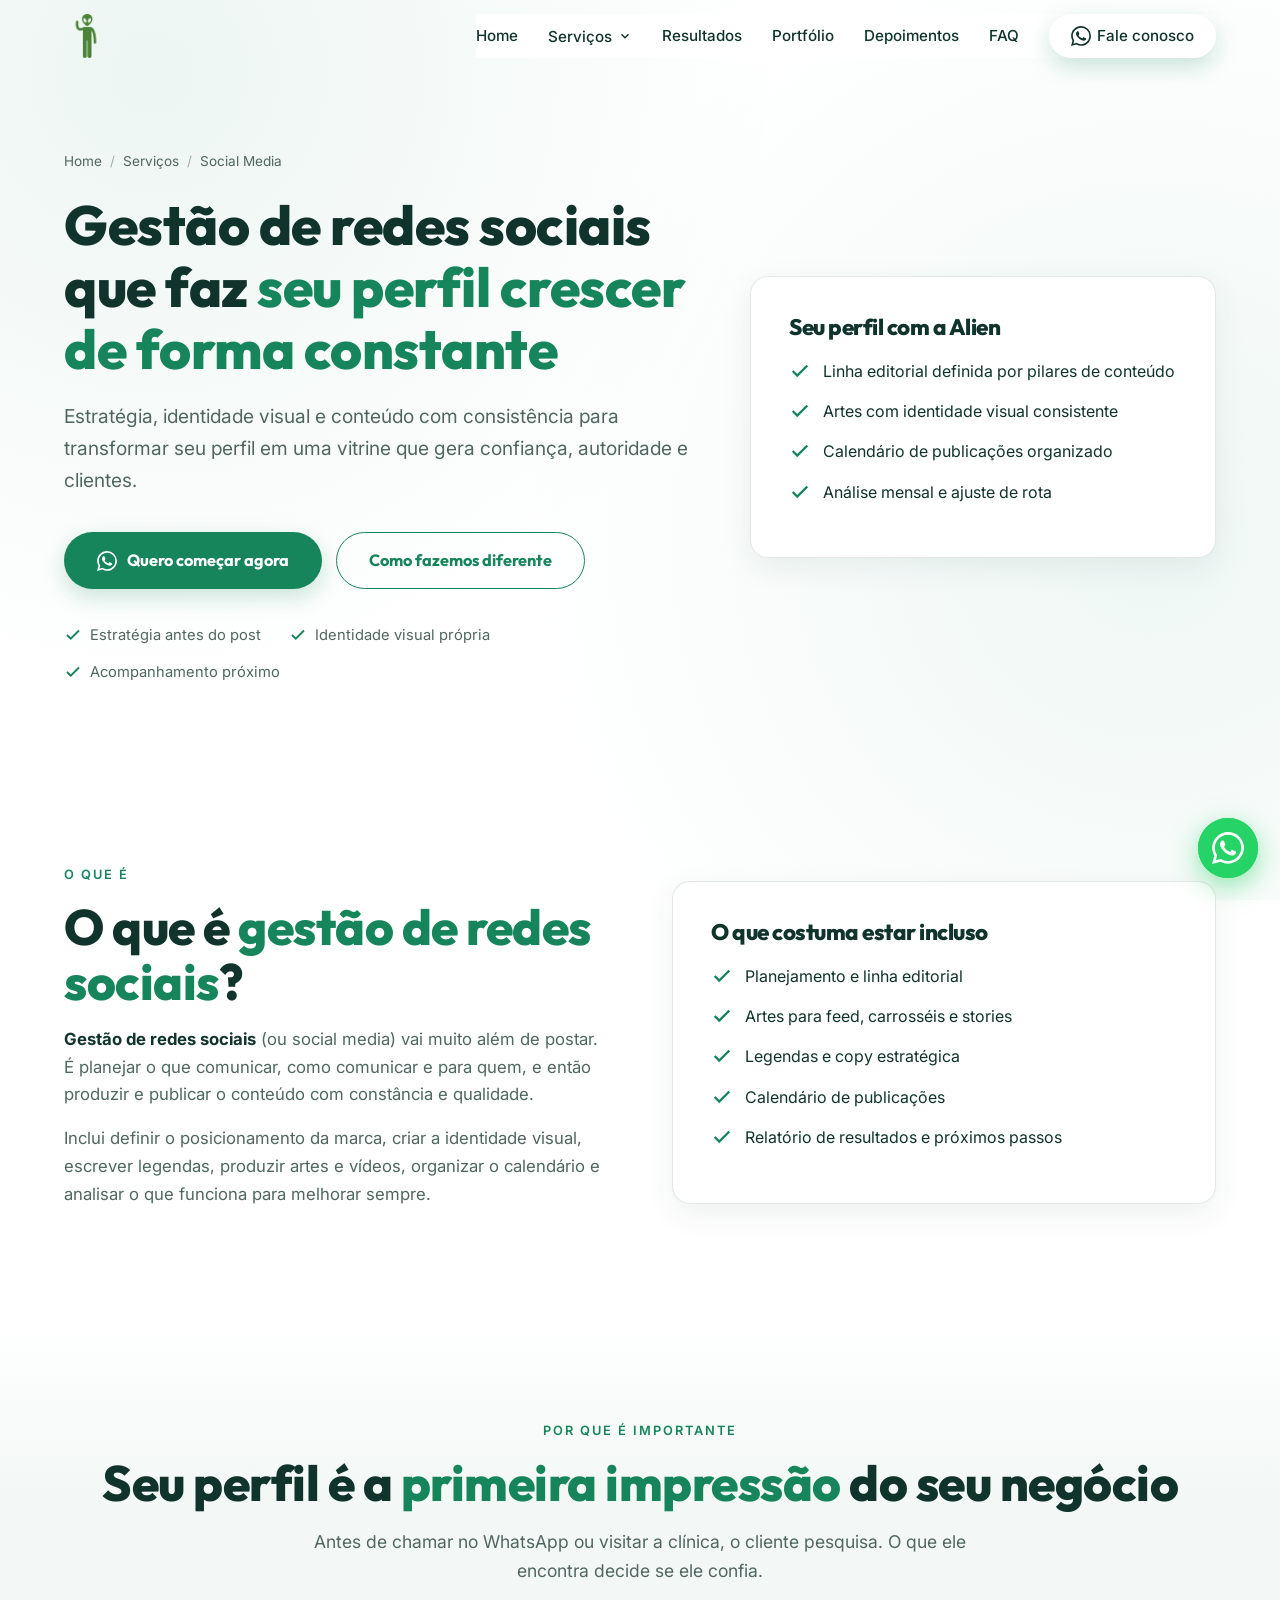
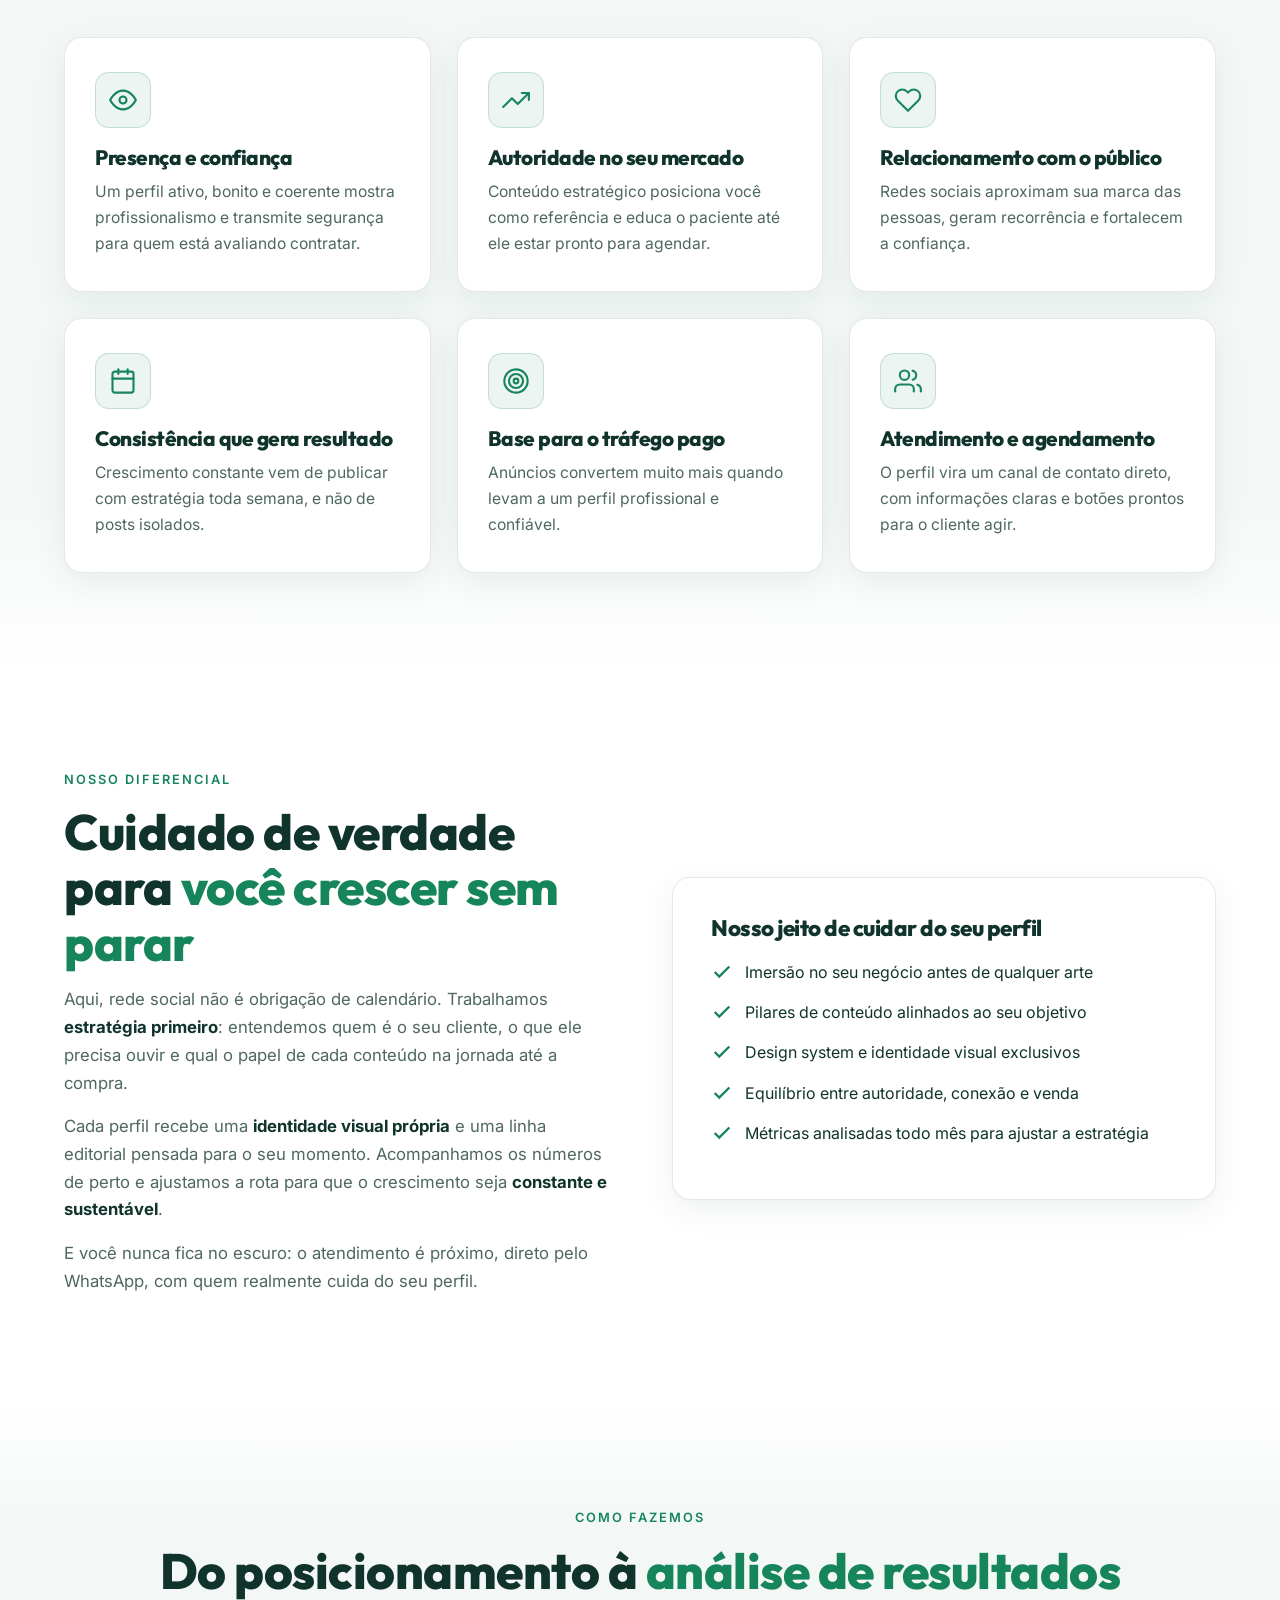
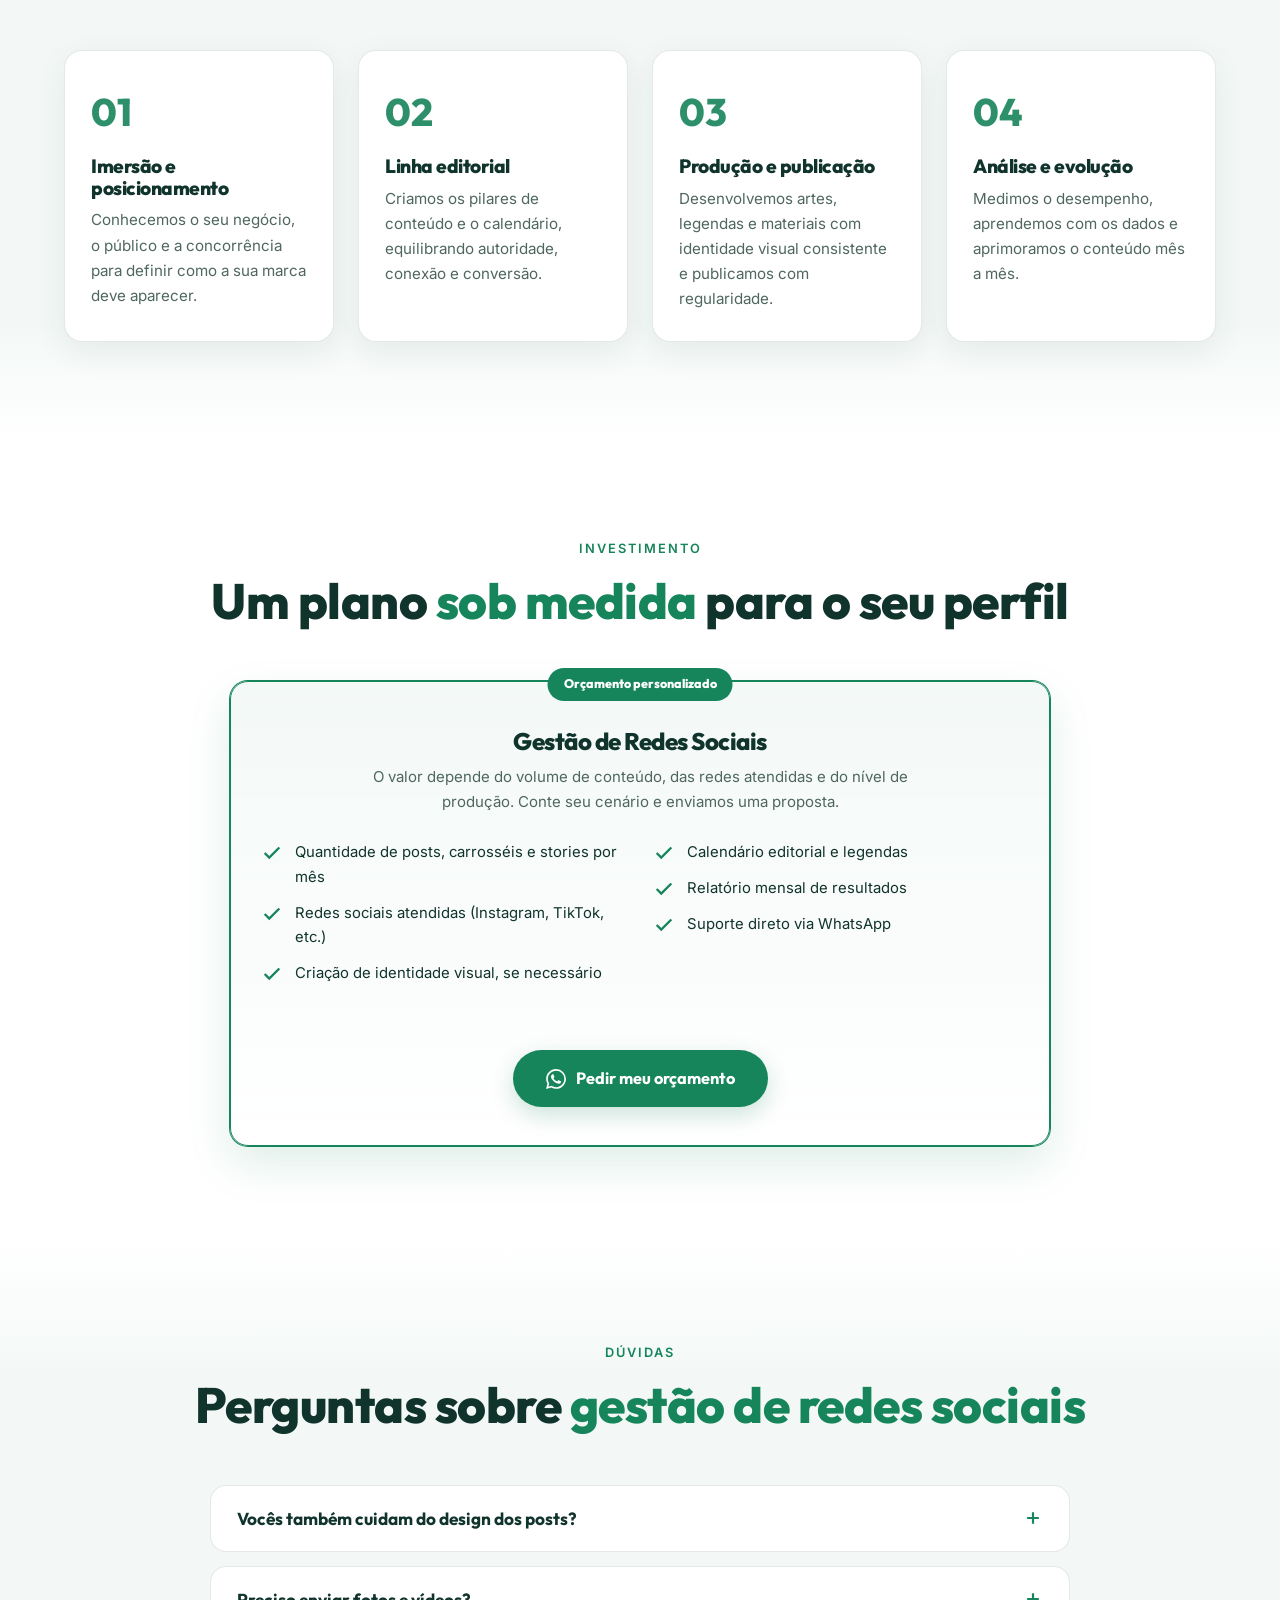
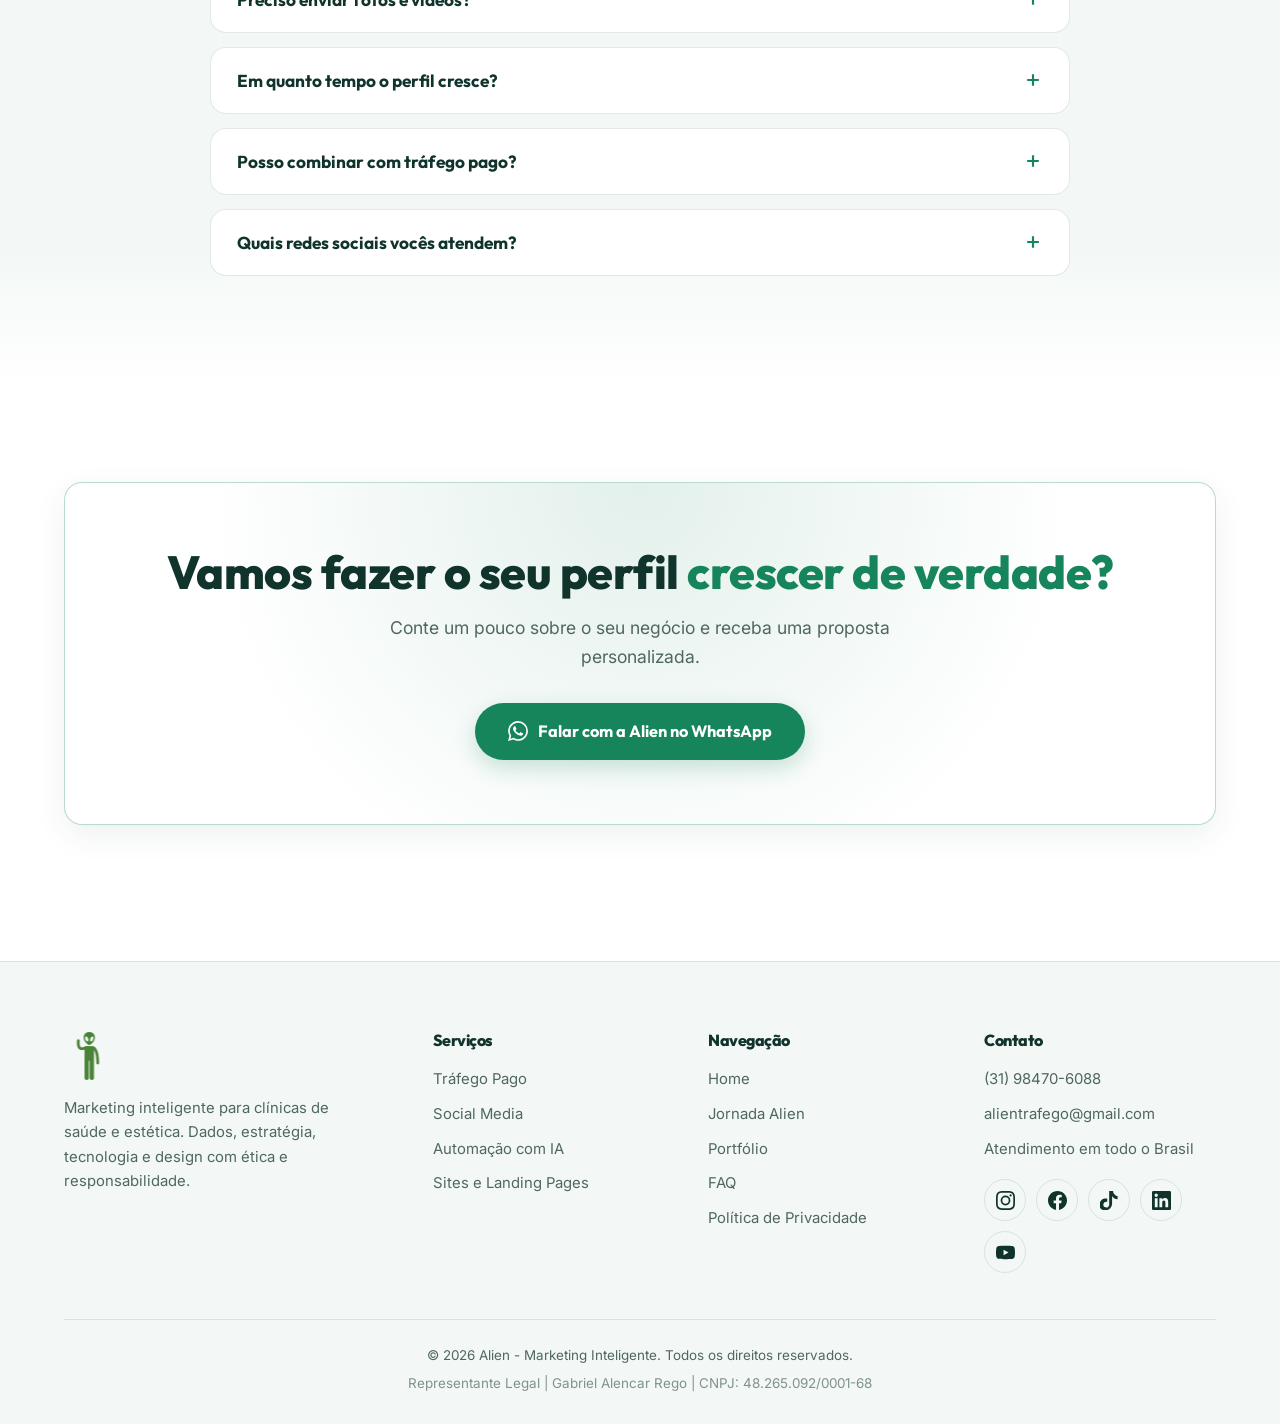
<file: social-media.html>
<!DOCTYPE html>
<html lang="pt-BR">
<head>
<meta charset="UTF-8">
<meta name="viewport" content="width=device-width, initial-scale=1.0">
<title>Gestão de Redes Sociais e Social Media | Alien Marketing</title>
<meta name="description" content="Gestão de redes sociais para clínicas de saúde e estética, com estratégia, identidade visual e conteúdo responsável. Peça um orçamento.">
<link rel="canonical" href="https://alienmkt.com.br/social-media.html">
<meta property="og:type" content="website"><meta property="og:title" content="Gestão de Redes Sociais e Social Media | Alien Marketing"><meta property="og:description" content="Gestão de redes sociais para clínicas de saúde e estética, com estratégia, identidade visual e conteúdo responsável. Peça um orçamento.">
<meta property="og:url" content="https://alienmkt.com.br/social-media.html"><meta property="og:image" content="https://alienmkt.com.br/assets/placas/placa-google-avaliacoes-foto.webp"><meta property="og:locale" content="pt_BR">
<link rel="icon" href="assets/Favicon s Fundo svg.svg" type="image/svg+xml">
<link rel="preconnect" href="https://fonts.googleapis.com"><link rel="preconnect" href="https://fonts.gstatic.com" crossorigin>
<link href="https://fonts.googleapis.com/css2?family=Outfit:wght@300;400;600;700;800&family=Inter:wght@400;500;600&display=swap" rel="stylesheet">
<link rel="stylesheet" href="assets/css/site.css?v=20261108">
<!-- Google tag (gtag.js) -->
    <script async src="https://www.googletagmanager.com/gtag/js?id=G-V5734NJZ1D"></script>
    <script>
      window.dataLayer = window.dataLayer || [];
      function gtag(){dataLayer.push(arguments);}
      gtag('js', new Date());

      gtag('config', 'G-V5734NJZ1D');
    </script>
    <!-- Meta Pixel Code -->
    <script>
    !function(f,b,e,v,n,t,s)
    {if(f.fbq)return;n=f.fbq=function(){n.callMethod?
    n.callMethod.apply(n,arguments):n.queue.push(arguments)};
    if(!f._fbq)f._fbq=n;n.push=n;n.loaded=!0;n.version='2.0';
    n.queue=[];t=b.createElement(e);t.async=!0;
    t.src=v;s=b.getElementsByTagName(e)[0];
    s.parentNode.insertBefore(t,s)}(window, document,'script',
    'https://connect.facebook.net/en_US/fbevents.js');
    fbq('init', '1313894637612937');
    fbq('track', 'PageView');
    </script>
    <noscript><img height="1" width="1" style="display:none"
    src="https://www.facebook.com/tr?id=1313894637612937&ev=PageView&noscript=1"
    /></noscript>
    <!-- End Meta Pixel Code -->
</head>
<body>
<div class="stars"></div>
<header class="header"><div class="container">
<a href="saude.html" class="logo" aria-label="Alien Marketing Inteligente"><img src="assets/Favicon s Fundo svg.svg" alt="Alien"></a>
<button class="burger" aria-label="Abrir menu" type="button"><span></span><span></span><span></span></button>
<nav class="nav">
<a href="saude.html">Home</a>
<div class="dd"><button type="button" class="active">Serviços <svg viewBox="0 0 24 24" fill="none" stroke="currentColor" stroke-width="2.5"><polyline points="6 9 12 15 18 9"/></svg></button><div class="dd-menu"><a href="trafego-pago.html"><span class="ic"><svg viewBox="0 0 24 24" stroke-linecap="round" stroke-linejoin="round"><circle cx="12" cy="12" r="10"/><circle cx="12" cy="12" r="6"/><circle cx="12" cy="12" r="2"/></svg></span><span><strong>Tráfego Pago</strong><small>Google Ads e Meta Ads para clínicas</small></span></a><a href="social-media.html"><span class="ic"><svg viewBox="0 0 24 24" stroke-linecap="round" stroke-linejoin="round"><circle cx="18" cy="5" r="3"/><circle cx="6" cy="12" r="3"/><circle cx="18" cy="19" r="3"/><path d="m8.6 13.5 6.8 4M15.4 6.5l-6.8 4"/></svg></span><span><strong>Social Media</strong><small>Gestão e conteúdo estratégico</small></span></a><a href="automacao-ia.html"><span class="ic"><svg viewBox="0 0 24 24" stroke-linecap="round" stroke-linejoin="round"><rect x="3" y="8" width="18" height="12" rx="3"/><path d="M12 8V4"/><circle cx="12" cy="3" r="1"/><circle cx="8.5" cy="14" r="1.3"/><circle cx="15.5" cy="14" r="1.3"/><path d="M1 13v3M23 13v3"/></svg></span><span><strong>Atendimento com IA</strong><small>Atendimento 24h no WhatsApp</small></span></a><a href="sites-landing-pages.html"><span class="ic"><svg viewBox="0 0 24 24" stroke-linecap="round" stroke-linejoin="round"><polyline points="16 18 22 12 16 6"/><polyline points="8 6 2 12 8 18"/></svg></span><span><strong>Sites e Landing Pages</strong><small>Páginas feitas para converter</small></span></a></div></div>
<a href="saude.html#resultados">Resultados</a>
<a href="saude.html#portfolio">Portfólio</a>
<a href="saude.html#depoimentos">Depoimentos</a>
<a href="saude.html#faq">FAQ</a>
<a href="https://wa.me/5531984706088?text=Ol%C3%A1%21%20Vim%20pelo%20site%20da%20Alien%20e%20gostaria%20de%20conversar." target="_blank" rel="noopener" class="btn btn-neon btn-sm"><svg viewBox="0 0 24 24" fill="currentColor"><path d="M17.472 14.382c-.297-.149-1.758-.867-2.03-.967-.273-.099-.471-.148-.67.15-.197.297-.767.966-.94 1.164-.173.199-.347.223-.644.075-.297-.15-1.255-.463-2.39-1.475-.883-.788-1.48-1.761-1.653-2.059-.173-.297-.018-.458.13-.606.134-.133.298-.347.446-.52.149-.174.198-.298.298-.497.099-.198.05-.371-.025-.52-.075-.149-.669-1.612-.916-2.207-.242-.579-.487-.5-.669-.51a12.8 12.8 0 0 0-.57-.01c-.198 0-.52.074-.792.372-.272.297-1.04 1.016-1.04 2.479 0 1.462 1.065 2.875 1.213 3.074.149.198 2.096 3.2 5.077 4.487.709.306 1.262.489 1.694.625.712.227 1.36.195 1.871.118.571-.085 1.758-.719 2.006-1.413.248-.694.248-1.289.173-1.413-.074-.124-.272-.198-.57-.347m-5.421 7.403h-.004a9.87 9.87 0 0 1-5.031-1.378l-.361-.214-3.741.982.998-3.648-.235-.374a9.86 9.86 0 0 1-1.51-5.26c.001-5.45 4.436-9.884 9.888-9.884 2.64 0 5.122 1.03 6.988 2.898a9.825 9.825 0 0 1 2.893 6.994c-.003 5.45-4.437 9.884-9.885 9.884m8.413-18.297A11.815 11.815 0 0 0 12.05 0C5.495 0 .16 5.335.157 11.892c0 2.096.547 4.142 1.588 5.945L.057 24l6.305-1.654a11.882 11.882 0 0 0 5.683 1.448h.005c6.554 0 11.89-5.335 11.893-11.893a11.821 11.821 0 0 0-3.48-8.413Z"/></svg>Fale conosco</a>
</nav></div></header>
<main>
<section class="hero sm"><div class="container"><div class="hero-grid" style=""><div><div class="crumbs"><a href="saude.html">Home</a><span>/</span><a href="saude.html#servicos">Serviços</a><span>/</span>Social Media</div><h1 class="reveal">Gestão de redes sociais que faz <span class="neon">seu perfil crescer de forma constante</span></h1><p class="lead reveal">Estratégia, identidade visual e conteúdo com consistência para transformar seu perfil em uma vitrine que gera confiança, autoridade e clientes.</p><div class="btn-row reveal"><a href="https://wa.me/5531984706088?text=Ol%C3%A1%21%20Quero%20saber%20mais%20sobre%20a%20Gest%C3%A3o%20de%20Redes%20Sociais%20da%20Alien." target="_blank" rel="noopener" class="btn btn-neon "><svg viewBox="0 0 24 24" fill="currentColor"><path d="M17.472 14.382c-.297-.149-1.758-.867-2.03-.967-.273-.099-.471-.148-.67.15-.197.297-.767.966-.94 1.164-.173.199-.347.223-.644.075-.297-.15-1.255-.463-2.39-1.475-.883-.788-1.48-1.761-1.653-2.059-.173-.297-.018-.458.13-.606.134-.133.298-.347.446-.52.149-.174.198-.298.298-.497.099-.198.05-.371-.025-.52-.075-.149-.669-1.612-.916-2.207-.242-.579-.487-.5-.669-.51a12.8 12.8 0 0 0-.57-.01c-.198 0-.52.074-.792.372-.272.297-1.04 1.016-1.04 2.479 0 1.462 1.065 2.875 1.213 3.074.149.198 2.096 3.2 5.077 4.487.709.306 1.262.489 1.694.625.712.227 1.36.195 1.871.118.571-.085 1.758-.719 2.006-1.413.248-.694.248-1.289.173-1.413-.074-.124-.272-.198-.57-.347m-5.421 7.403h-.004a9.87 9.87 0 0 1-5.031-1.378l-.361-.214-3.741.982.998-3.648-.235-.374a9.86 9.86 0 0 1-1.51-5.26c.001-5.45 4.436-9.884 9.888-9.884 2.64 0 5.122 1.03 6.988 2.898a9.825 9.825 0 0 1 2.893 6.994c-.003 5.45-4.437 9.884-9.885 9.884m8.413-18.297A11.815 11.815 0 0 0 12.05 0C5.495 0 .16 5.335.157 11.892c0 2.096.547 4.142 1.588 5.945L.057 24l6.305-1.654a11.882 11.882 0 0 0 5.683 1.448h.005c6.554 0 11.89-5.335 11.893-11.893a11.821 11.821 0 0 0-3.48-8.413Z"/></svg>Quero começar agora</a><a href="#diferencial" class="btn btn-ghost">Como fazemos diferente</a></div><ul class="trust"><li><svg viewBox="0 0 24 24"><polyline points="20 6 9 17 4 12"/></svg>Estratégia antes do post</li><li><svg viewBox="0 0 24 24"><polyline points="20 6 9 17 4 12"/></svg>Identidade visual própria</li><li><svg viewBox="0 0 24 24"><polyline points="20 6 9 17 4 12"/></svg>Acompanhamento próximo</li></ul></div><div class="reveal"><div class="panel glass"><h3>Seu perfil com a Alien</h3><ul class="checklist"><li><svg viewBox="0 0 24 24"><polyline points="20 6 9 17 4 12"/></svg><span>Linha editorial definida por pilares de conteúdo</span></li><li><svg viewBox="0 0 24 24"><polyline points="20 6 9 17 4 12"/></svg><span>Artes com identidade visual consistente</span></li><li><svg viewBox="0 0 24 24"><polyline points="20 6 9 17 4 12"/></svg><span>Calendário de publicações organizado</span></li><li><svg viewBox="0 0 24 24"><polyline points="20 6 9 17 4 12"/></svg><span>Análise mensal e ajuste de rota</span></li></ul></div></div></div></div></section>
<section class="section" id="o-que-e"><div class="container"><div class="split">
<div class="reveal"><span class="eyebrow">O que é</span><h2 class="h2">O que é <span class="neon">gestão de redes sociais</span>?</h2>
<p><strong>Gestão de redes sociais</strong> (ou social media) vai muito além de postar. É planejar o que comunicar, como comunicar e para quem, e então produzir e publicar o conteúdo com constância e qualidade.</p>
<p>Inclui definir o posicionamento da marca, criar a identidade visual, escrever legendas, produzir artes e vídeos, organizar o calendário e analisar o que funciona para melhorar sempre.</p></div>
<div class="reveal"><div class="panel glass"><h3>O que costuma estar incluso</h3><ul class="checklist"><li><svg viewBox="0 0 24 24"><polyline points="20 6 9 17 4 12"/></svg><span>Planejamento e linha editorial</span></li><li><svg viewBox="0 0 24 24"><polyline points="20 6 9 17 4 12"/></svg><span>Artes para feed, carrosséis e stories</span></li><li><svg viewBox="0 0 24 24"><polyline points="20 6 9 17 4 12"/></svg><span>Legendas e copy estratégica</span></li><li><svg viewBox="0 0 24 24"><polyline points="20 6 9 17 4 12"/></svg><span>Calendário de publicações</span></li><li><svg viewBox="0 0 24 24"><polyline points="20 6 9 17 4 12"/></svg><span>Relatório de resultados e próximos passos</span></li></ul></div></div>
</div></div></section>

<section class="section alt" id="importancia"><div class="container">
<div class="sec-head reveal center"><span class="eyebrow">Por que é importante</span><h2 class="h2">Seu perfil é a <span class="neon">primeira impressão</span> do seu negócio</h2><p class="lead">Antes de chamar no WhatsApp ou visitar a clínica, o cliente pesquisa. O que ele encontra decide se ele confia.</p></div>
<div class="grid g3"><div class="card glass reveal"><div class="ico"><svg viewBox="0 0 24 24" stroke-linecap="round" stroke-linejoin="round"><path d="M1 12s4-8 11-8 11 8 11 8-4 8-11 8-11-8-11-8z"/><circle cx="12" cy="12" r="3"/></svg></div><h3>Presença e confiança</h3><p>Um perfil ativo, bonito e coerente mostra profissionalismo e transmite segurança para quem está avaliando contratar.</p></div><div class="card glass reveal"><div class="ico"><svg viewBox="0 0 24 24" stroke-linecap="round" stroke-linejoin="round"><polyline points="23 6 13.5 15.5 8.5 10.5 1 18"/><polyline points="17 6 23 6 23 12"/></svg></div><h3>Autoridade no seu mercado</h3><p>Conteúdo estratégico posiciona você como referência e educa o paciente até ele estar pronto para agendar.</p></div><div class="card glass reveal"><div class="ico"><svg viewBox="0 0 24 24" stroke-linecap="round" stroke-linejoin="round"><path d="M20.84 4.61a5.5 5.5 0 0 0-7.78 0L12 5.67l-1.06-1.06a5.5 5.5 0 0 0-7.78 7.78l1.06 1.06L12 21.23l7.78-7.78 1.06-1.06a5.5 5.5 0 0 0 0-7.78z"/></svg></div><h3>Relacionamento com o público</h3><p>Redes sociais aproximam sua marca das pessoas, geram recorrência e fortalecem a confiança.</p></div><div class="card glass reveal"><div class="ico"><svg viewBox="0 0 24 24" stroke-linecap="round" stroke-linejoin="round"><rect x="3" y="4" width="18" height="18" rx="2"/><line x1="16" y1="2" x2="16" y2="6"/><line x1="8" y1="2" x2="8" y2="6"/><line x1="3" y1="10" x2="21" y2="10"/></svg></div><h3>Consistência que gera resultado</h3><p>Crescimento constante vem de publicar com estratégia toda semana, e não de posts isolados.</p></div><div class="card glass reveal"><div class="ico"><svg viewBox="0 0 24 24" stroke-linecap="round" stroke-linejoin="round"><circle cx="12" cy="12" r="10"/><circle cx="12" cy="12" r="6"/><circle cx="12" cy="12" r="2"/></svg></div><h3>Base para o tráfego pago</h3><p>Anúncios convertem muito mais quando levam a um perfil profissional e confiável.</p></div><div class="card glass reveal"><div class="ico"><svg viewBox="0 0 24 24" stroke-linecap="round" stroke-linejoin="round"><path d="M17 21v-2a4 4 0 0 0-4-4H5a4 4 0 0 0-4 4v2"/><circle cx="9" cy="7" r="4"/><path d="M23 21v-2a4 4 0 0 0-3-3.87M16 3.13a4 4 0 0 1 0 7.75"/></svg></div><h3>Atendimento e agendamento</h3><p>O perfil vira um canal de contato direto, com informações claras e botões prontos para o cliente agir.</p></div></div>
</div></section>

<section class="section" id="diferencial"><div class="container"><div class="split rev">
<div class="reveal"><div class="panel glass"><h3>Nosso jeito de cuidar do seu perfil</h3><ul class="checklist"><li><svg viewBox="0 0 24 24"><polyline points="20 6 9 17 4 12"/></svg><span>Imersão no seu negócio antes de qualquer arte</span></li><li><svg viewBox="0 0 24 24"><polyline points="20 6 9 17 4 12"/></svg><span>Pilares de conteúdo alinhados ao seu objetivo</span></li><li><svg viewBox="0 0 24 24"><polyline points="20 6 9 17 4 12"/></svg><span>Design system e identidade visual exclusivos</span></li><li><svg viewBox="0 0 24 24"><polyline points="20 6 9 17 4 12"/></svg><span>Equilíbrio entre autoridade, conexão e venda</span></li><li><svg viewBox="0 0 24 24"><polyline points="20 6 9 17 4 12"/></svg><span>Métricas analisadas todo mês para ajustar a estratégia</span></li></ul></div></div>
<div class="reveal"><span class="eyebrow">Nosso diferencial</span><h2 class="h2">Cuidado de verdade para <span class="neon">você crescer sem parar</span></h2>
<p>Aqui, rede social não é obrigação de calendário. Trabalhamos <strong>estratégia primeiro</strong>: entendemos quem é o seu cliente, o que ele precisa ouvir e qual o papel de cada conteúdo na jornada até a compra.</p>
<p>Cada perfil recebe uma <strong>identidade visual própria</strong> e uma linha editorial pensada para o seu momento. Acompanhamos os números de perto e ajustamos a rota para que o crescimento seja <strong>constante e sustentável</strong>.</p>
<p>E você nunca fica no escuro: o atendimento é próximo, direto pelo WhatsApp, com quem realmente cuida do seu perfil.</p></div>
</div></div></section>

<section class="section alt" id="como-fazemos"><div class="container">
<div class="sec-head reveal center"><span class="eyebrow">Como fazemos</span><h2 class="h2">Do posicionamento à <span class="neon">análise de resultados</span></h2></div>
<div class="steps"><div class="step glass reveal"><h3>Imersão e posicionamento</h3><p>Conhecemos o seu negócio, o público e a concorrência para definir como a sua marca deve aparecer.</p></div><div class="step glass reveal"><h3>Linha editorial</h3><p>Criamos os pilares de conteúdo e o calendário, equilibrando autoridade, conexão e conversão.</p></div><div class="step glass reveal"><h3>Produção e publicação</h3><p>Desenvolvemos artes, legendas e materiais com identidade visual consistente e publicamos com regularidade.</p></div><div class="step glass reveal"><h3>Análise e evolução</h3><p>Medimos o desempenho, aprendemos com os dados e aprimoramos o conteúdo mês a mês.</p></div></div>
</div></section>

<section class="section" id="valores"><div class="container">
<div class="sec-head reveal center"><span class="eyebrow">Investimento</span><h2 class="h2">Um plano <span class="neon">sob medida</span> para o seu perfil</h2></div>
<div class="plan glass reveal pop" style="max-width:820px;margin:0 auto"><div class="badge">Orçamento personalizado</div>
<h3 style="text-align:center;margin-top:8px">Gestão de Redes Sociais</h3>
<p class="sub" style="text-align:center;min-height:0;max-width:600px;margin:10px auto 26px">O valor depende do volume de conteúdo, das redes atendidas e do nível de produção. Conte seu cenário e enviamos uma proposta.</p>
<div class="grid g2" style="margin-bottom:28px"><ul class="checklist"><li><svg viewBox="0 0 24 24"><polyline points="20 6 9 17 4 12"/></svg><span>Quantidade de posts, carrosséis e stories por mês</span></li><li><svg viewBox="0 0 24 24"><polyline points="20 6 9 17 4 12"/></svg><span>Redes sociais atendidas (Instagram, TikTok, etc.)</span></li><li><svg viewBox="0 0 24 24"><polyline points="20 6 9 17 4 12"/></svg><span>Criação de identidade visual, se necessário</span></li></ul><ul class="checklist"><li><svg viewBox="0 0 24 24"><polyline points="20 6 9 17 4 12"/></svg><span>Calendário editorial e legendas</span></li><li><svg viewBox="0 0 24 24"><polyline points="20 6 9 17 4 12"/></svg><span>Relatório mensal de resultados</span></li><li><svg viewBox="0 0 24 24"><polyline points="20 6 9 17 4 12"/></svg><span>Suporte direto via WhatsApp</span></li></ul></div>
<div class="btn-row" style="justify-content:center"><a href="https://wa.me/5531984706088?text=Ol%C3%A1%21%20Quero%20um%20or%C3%A7amento%20para%20a%20Gest%C3%A3o%20de%20Redes%20Sociais." target="_blank" rel="noopener" class="btn btn-neon "><svg viewBox="0 0 24 24" fill="currentColor"><path d="M17.472 14.382c-.297-.149-1.758-.867-2.03-.967-.273-.099-.471-.148-.67.15-.197.297-.767.966-.94 1.164-.173.199-.347.223-.644.075-.297-.15-1.255-.463-2.39-1.475-.883-.788-1.48-1.761-1.653-2.059-.173-.297-.018-.458.13-.606.134-.133.298-.347.446-.52.149-.174.198-.298.298-.497.099-.198.05-.371-.025-.52-.075-.149-.669-1.612-.916-2.207-.242-.579-.487-.5-.669-.51a12.8 12.8 0 0 0-.57-.01c-.198 0-.52.074-.792.372-.272.297-1.04 1.016-1.04 2.479 0 1.462 1.065 2.875 1.213 3.074.149.198 2.096 3.2 5.077 4.487.709.306 1.262.489 1.694.625.712.227 1.36.195 1.871.118.571-.085 1.758-.719 2.006-1.413.248-.694.248-1.289.173-1.413-.074-.124-.272-.198-.57-.347m-5.421 7.403h-.004a9.87 9.87 0 0 1-5.031-1.378l-.361-.214-3.741.982.998-3.648-.235-.374a9.86 9.86 0 0 1-1.51-5.26c.001-5.45 4.436-9.884 9.888-9.884 2.64 0 5.122 1.03 6.988 2.898a9.825 9.825 0 0 1 2.893 6.994c-.003 5.45-4.437 9.884-9.885 9.884m8.413-18.297A11.815 11.815 0 0 0 12.05 0C5.495 0 .16 5.335.157 11.892c0 2.096.547 4.142 1.588 5.945L.057 24l6.305-1.654a11.882 11.882 0 0 0 5.683 1.448h.005c6.554 0 11.89-5.335 11.893-11.893a11.821 11.821 0 0 0-3.48-8.413Z"/></svg>Pedir meu orçamento</a></div></div>
</div></section>

<section class="section alt" id="faq"><div class="container">
<div class="sec-head reveal center"><span class="eyebrow">Dúvidas</span><h2 class="h2">Perguntas sobre <span class="neon">gestão de redes sociais</span></h2></div>
<div class="faq"><div class="faq-item reveal"><button class="faq-q" type="button">Vocês também cuidam do design dos posts?<svg viewBox="0 0 24 24"><line x1="12" y1="5" x2="12" y2="19"/><line x1="5" y1="12" x2="19" y2="12"/></svg></button><div class="faq-a"><p>Sim. A criação das artes faz parte do trabalho, sempre seguindo a identidade visual da sua marca para manter o perfil coerente e profissional.</p></div></div><div class="faq-item reveal"><button class="faq-q" type="button">Preciso enviar fotos e vídeos?<svg viewBox="0 0 24 24"><line x1="12" y1="5" x2="12" y2="19"/><line x1="5" y1="12" x2="19" y2="12"/></svg></button><div class="faq-a"><p>Quanto mais material real do seu negócio, melhor. Alinhamos com você o que precisamos e como organizar esse envio de forma simples.</p></div></div><div class="faq-item reveal"><button class="faq-q" type="button">Em quanto tempo o perfil cresce?<svg viewBox="0 0 24 24"><line x1="12" y1="5" x2="12" y2="19"/><line x1="5" y1="12" x2="19" y2="12"/></svg></button><div class="faq-a"><p>Crescimento consistente é resultado de estratégia e regularidade. Acompanhamos indicadores como alcance, engajamento e contatos para mostrar a evolução mês a mês.</p></div></div><div class="faq-item reveal"><button class="faq-q" type="button">Posso combinar com tráfego pago?<svg viewBox="0 0 24 24"><line x1="12" y1="5" x2="12" y2="19"/><line x1="5" y1="12" x2="19" y2="12"/></svg></button><div class="faq-a"><p>Pode, e é o ideal. As redes sociais constroem autoridade e confiança, enquanto o tráfego pago acelera o alcance e a geração de contatos.</p></div></div><div class="faq-item reveal"><button class="faq-q" type="button">Quais redes sociais vocês atendem?<svg viewBox="0 0 24 24"><line x1="12" y1="5" x2="12" y2="19"/><line x1="5" y1="12" x2="19" y2="12"/></svg></button><div class="faq-a"><p>Trabalhamos principalmente com Instagram, além de outras redes conforme o objetivo do seu negócio. Alinhamos isso na proposta.</p></div></div></div>
</div></section>
<section class="section"><div class="container"><div class="cta-band glass reveal"><h2>Vamos fazer o seu perfil <span class="neon">crescer de verdade?</span></h2><p>Conte um pouco sobre o seu negócio e receba uma proposta personalizada.</p><div class="btn-row"><a href="https://wa.me/5531984706088?text=Ol%C3%A1%21%20Quero%20saber%20mais%20sobre%20a%20Gest%C3%A3o%20de%20Redes%20Sociais%20da%20Alien." target="_blank" rel="noopener" class="btn btn-neon "><svg viewBox="0 0 24 24" fill="currentColor"><path d="M17.472 14.382c-.297-.149-1.758-.867-2.03-.967-.273-.099-.471-.148-.67.15-.197.297-.767.966-.94 1.164-.173.199-.347.223-.644.075-.297-.15-1.255-.463-2.39-1.475-.883-.788-1.48-1.761-1.653-2.059-.173-.297-.018-.458.13-.606.134-.133.298-.347.446-.52.149-.174.198-.298.298-.497.099-.198.05-.371-.025-.52-.075-.149-.669-1.612-.916-2.207-.242-.579-.487-.5-.669-.51a12.8 12.8 0 0 0-.57-.01c-.198 0-.52.074-.792.372-.272.297-1.04 1.016-1.04 2.479 0 1.462 1.065 2.875 1.213 3.074.149.198 2.096 3.2 5.077 4.487.709.306 1.262.489 1.694.625.712.227 1.36.195 1.871.118.571-.085 1.758-.719 2.006-1.413.248-.694.248-1.289.173-1.413-.074-.124-.272-.198-.57-.347m-5.421 7.403h-.004a9.87 9.87 0 0 1-5.031-1.378l-.361-.214-3.741.982.998-3.648-.235-.374a9.86 9.86 0 0 1-1.51-5.26c.001-5.45 4.436-9.884 9.888-9.884 2.64 0 5.122 1.03 6.988 2.898a9.825 9.825 0 0 1 2.893 6.994c-.003 5.45-4.437 9.884-9.885 9.884m8.413-18.297A11.815 11.815 0 0 0 12.05 0C5.495 0 .16 5.335.157 11.892c0 2.096.547 4.142 1.588 5.945L.057 24l6.305-1.654a11.882 11.882 0 0 0 5.683 1.448h.005c6.554 0 11.89-5.335 11.893-11.893a11.821 11.821 0 0 0-3.48-8.413Z"/></svg>Falar com a Alien no WhatsApp</a></div></div></div></section>
</main>
<footer class="footer"><div class="container"><div class="f-grid">
<div class="f-brand"><img src="assets/Favicon s Fundo svg.svg" alt="Alien"><p>Marketing inteligente para clínicas de saúde e estética. Dados, estratégia, tecnologia e design com ética e responsabilidade.</p></div>
<div><h4>Serviços</h4><ul><li><a href="trafego-pago.html">Tráfego Pago</a></li><li><a href="social-media.html">Social Media</a></li><li><a href="automacao-ia.html">Automação com IA</a></li><li><a href="sites-landing-pages.html">Sites e Landing Pages</a></li></ul></div>
<div><h4>Navegação</h4><ul><li><a href="saude.html">Home</a></li><li><a href="saude.html#jornada">Jornada Alien</a></li><li><a href="saude.html#portfolio">Portfólio</a></li><li><a href="saude.html#faq">FAQ</a></li><li><a href="privacidade.html">Política de Privacidade</a></li></ul></div>
<div><h4>Contato</h4><ul><li><a href="https://wa.me/5531984706088?text=Ol%C3%A1%21%20Vim%20pelo%20site%20da%20Alien." target="_blank" rel="noopener">(31) 98470-6088</a></li><li><a href="mailto:alientrafego@gmail.com">alientrafego@gmail.com</a></li><li>Atendimento em todo o Brasil</li></ul><div class="social" style="margin-top:18px"><a href="https://www.instagram.com/alienmkt_/" target="_blank" rel="noopener" title="Instagram" aria-label="Instagram"><svg viewBox="0 0 24 24"><path d="M12 2.163c3.204 0 3.584.012 4.85.07 3.252.148 4.771 1.691 4.919 4.919.058 1.265.069 1.645.069 4.849 0 3.205-.012 3.584-.069 4.849-.149 3.225-1.664 4.771-4.919 4.919-1.266.058-1.644.07-4.85.07-3.204 0-3.584-.012-4.849-.07-3.26-.149-4.771-1.699-4.919-4.92-.058-1.265-.07-1.644-.07-4.849 0-3.204.013-3.583.07-4.849.149-3.227 1.664-4.771 4.919-4.919 1.266-.057 1.645-.069 4.849-.069zM12 0C8.741 0 8.333.014 7.053.072 2.695.272.273 2.69.073 7.051.014 8.333 0 8.741 0 12c0 3.259.014 3.668.072 4.948.2 4.358 2.618 6.78 6.98 6.98 1.281.058 1.689.072 4.948.072 3.259 0 3.668-.014 4.948-.072 4.354-.2 6.782-2.618 6.979-6.98.059-1.28.073-1.689.073-4.948 0-3.259-.014-3.667-.072-4.947-.196-4.354-2.617-6.78-6.979-6.98C15.668.014 15.259 0 12 0zm0 5.838a6.162 6.162 0 1 0 0 12.324 6.162 6.162 0 0 0 0-12.324zM12 16a4 4 0 1 1 0-8 4 4 0 0 1 0 8zm6.406-11.845a1.44 1.44 0 1 0 0 2.881 1.44 1.44 0 0 0 0-2.881z"/></svg></a><a href="https://www.facebook.com/profile.php?id=61572148648768" target="_blank" rel="noopener" title="Facebook" aria-label="Facebook"><svg viewBox="0 0 24 24"><path d="M24 12.073c0-6.627-5.373-12-12-12s-12 5.373-12 12c0 5.99 4.388 10.954 10.125 11.854v-8.385H7.078v-3.47h3.047V9.43c0-3.007 1.792-4.669 4.533-4.669 1.312 0 2.686.235 2.686.235v2.953H15.83c-1.491 0-1.956.925-1.956 1.874v2.25h3.328l-.532 3.47h-2.796v8.385C19.612 23.027 24 18.062 24 12.073z"/></svg></a><a href="https://www.tiktok.com/@alienmkt_?_r=1&_t=ZS-96a00lF3noz" target="_blank" rel="noopener" title="TikTok" aria-label="TikTok"><svg viewBox="0 0 24 24"><path d="M12.525.02c1.31-.02 2.61-.01 3.91-.02.08 1.53.63 3.02 1.59 4.18 1.09 1.25 2.58 2.08 4.22 2.45v3.9c-1.57-.02-3.11-.53-4.43-1.4-1.07-.72-1.94-1.74-2.54-2.91.03 2.93.02 5.86.02 8.79 0 2.05-.51 4.13-1.63 5.82-1.4 2.1-3.79 3.48-6.32 3.65-2.74.17-5.59-.87-7.23-3.11C-.73 19.32-1.12 15.65.68 12.89c1.23-1.89 3.29-3.17 5.57-3.41.97-.1 1.96-.03 2.92.17V13.8c-1.13-.34-2.39-.2-3.37.47-.96.65-1.55 1.78-1.55 2.97 0 1.23.63 2.42 1.66 3.1 1.23.8 2.88.8 4.08.03 1.05-.67 1.63-1.92 1.63-3.19-.01-5.74-.01-11.47-.01-17.21v-.05z"/></svg></a><a href="https://www.linkedin.com/in/alien-marketing-inteligente-536660416/" target="_blank" rel="noopener" title="LinkedIn" aria-label="LinkedIn"><svg viewBox="0 0 24 24"><path d="M20.447 20.452h-3.554v-5.569c0-1.328-.027-3.037-1.852-3.037-1.853 0-2.136 1.445-2.136 2.939v5.667H9.351V9h3.414v1.561h.046c.477-.9 1.637-1.85 3.37-1.85 3.601 0 4.267 2.37 4.267 5.455v6.286zM5.337 7.433c-1.144 0-2.063-.926-2.063-2.065 0-1.138.92-2.063 2.063-2.063 1.14 0 2.064.925 2.064 2.063 0 1.139-.925 2.065-2.064 2.065zm1.782 13.019H3.555V9h3.564v11.452zM22.225 0H1.771C.792 0 0 .774 0 1.729v20.542C0 23.227.792 24 1.771 24h20.451C23.2 24 24 23.227 24 22.271V1.729C24 .774 23.2 0 22.222 0h.003z"/></svg></a><a href="https://www.youtube.com/@AlienMarketingInteligente" target="_blank" rel="noopener" title="YouTube" aria-label="YouTube"><svg viewBox="0 0 24 24"><path d="M23.498 6.163a3.003 3.003 0 0 0-2.11-2.108C19.53 3.53 12 3.53 12 3.53s-7.53 0-9.388.525A3.003 3.003 0 0 0 .502 6.163C0 8.07 0 12 0 12s0 3.93.502 5.837a3.003 3.003 0 0 0 2.11 2.108C4.47 20.47 12 20.47 12 20.47s7.53 0 9.388-.525a3.003 3.003 0 0 0 2.11-2.108C24 15.93 24 12 24 12s0-3.93-.502-5.837zM9.545 15.568V8.432L15.818 12l-6.273 3.568z"/></svg></a></div></div>
</div><div class="f-bottom"><p>&copy; 2026 Alien - Marketing Inteligente. Todos os direitos reservados.</p><p>Representante Legal | Gabriel Alencar Rego | CNPJ: 48.265.092/0001-68</p></div></div></footer>
<a href="https://wa.me/5531984706088?text=Ol%C3%A1%21%20Vim%20pelo%20site%20da%20Alien%20e%20gostaria%20de%20conversar." target="_blank" rel="noopener" class="wa-float" aria-label="Falar no WhatsApp"><svg viewBox="0 0 24 24" fill="currentColor"><path d="M17.472 14.382c-.297-.149-1.758-.867-2.03-.967-.273-.099-.471-.148-.67.15-.197.297-.767.966-.94 1.164-.173.199-.347.223-.644.075-.297-.15-1.255-.463-2.39-1.475-.883-.788-1.48-1.761-1.653-2.059-.173-.297-.018-.458.13-.606.134-.133.298-.347.446-.52.149-.174.198-.298.298-.497.099-.198.05-.371-.025-.52-.075-.149-.669-1.612-.916-2.207-.242-.579-.487-.5-.669-.51a12.8 12.8 0 0 0-.57-.01c-.198 0-.52.074-.792.372-.272.297-1.04 1.016-1.04 2.479 0 1.462 1.065 2.875 1.213 3.074.149.198 2.096 3.2 5.077 4.487.709.306 1.262.489 1.694.625.712.227 1.36.195 1.871.118.571-.085 1.758-.719 2.006-1.413.248-.694.248-1.289.173-1.413-.074-.124-.272-.198-.57-.347m-5.421 7.403h-.004a9.87 9.87 0 0 1-5.031-1.378l-.361-.214-3.741.982.998-3.648-.235-.374a9.86 9.86 0 0 1-1.51-5.26c.001-5.45 4.436-9.884 9.888-9.884 2.64 0 5.122 1.03 6.988 2.898a9.825 9.825 0 0 1 2.893 6.994c-.003 5.45-4.437 9.884-9.885 9.884m8.413-18.297A11.815 11.815 0 0 0 12.05 0C5.495 0 .16 5.335.157 11.892c0 2.096.547 4.142 1.588 5.945L.057 24l6.305-1.654a11.882 11.882 0 0 0 5.683 1.448h.005c6.554 0 11.89-5.335 11.893-11.893a11.821 11.821 0 0 0-3.48-8.413Z"/></svg></a>
<script src="assets/js/site.js?v=20261108"></script>
</body>
</html>
</file>
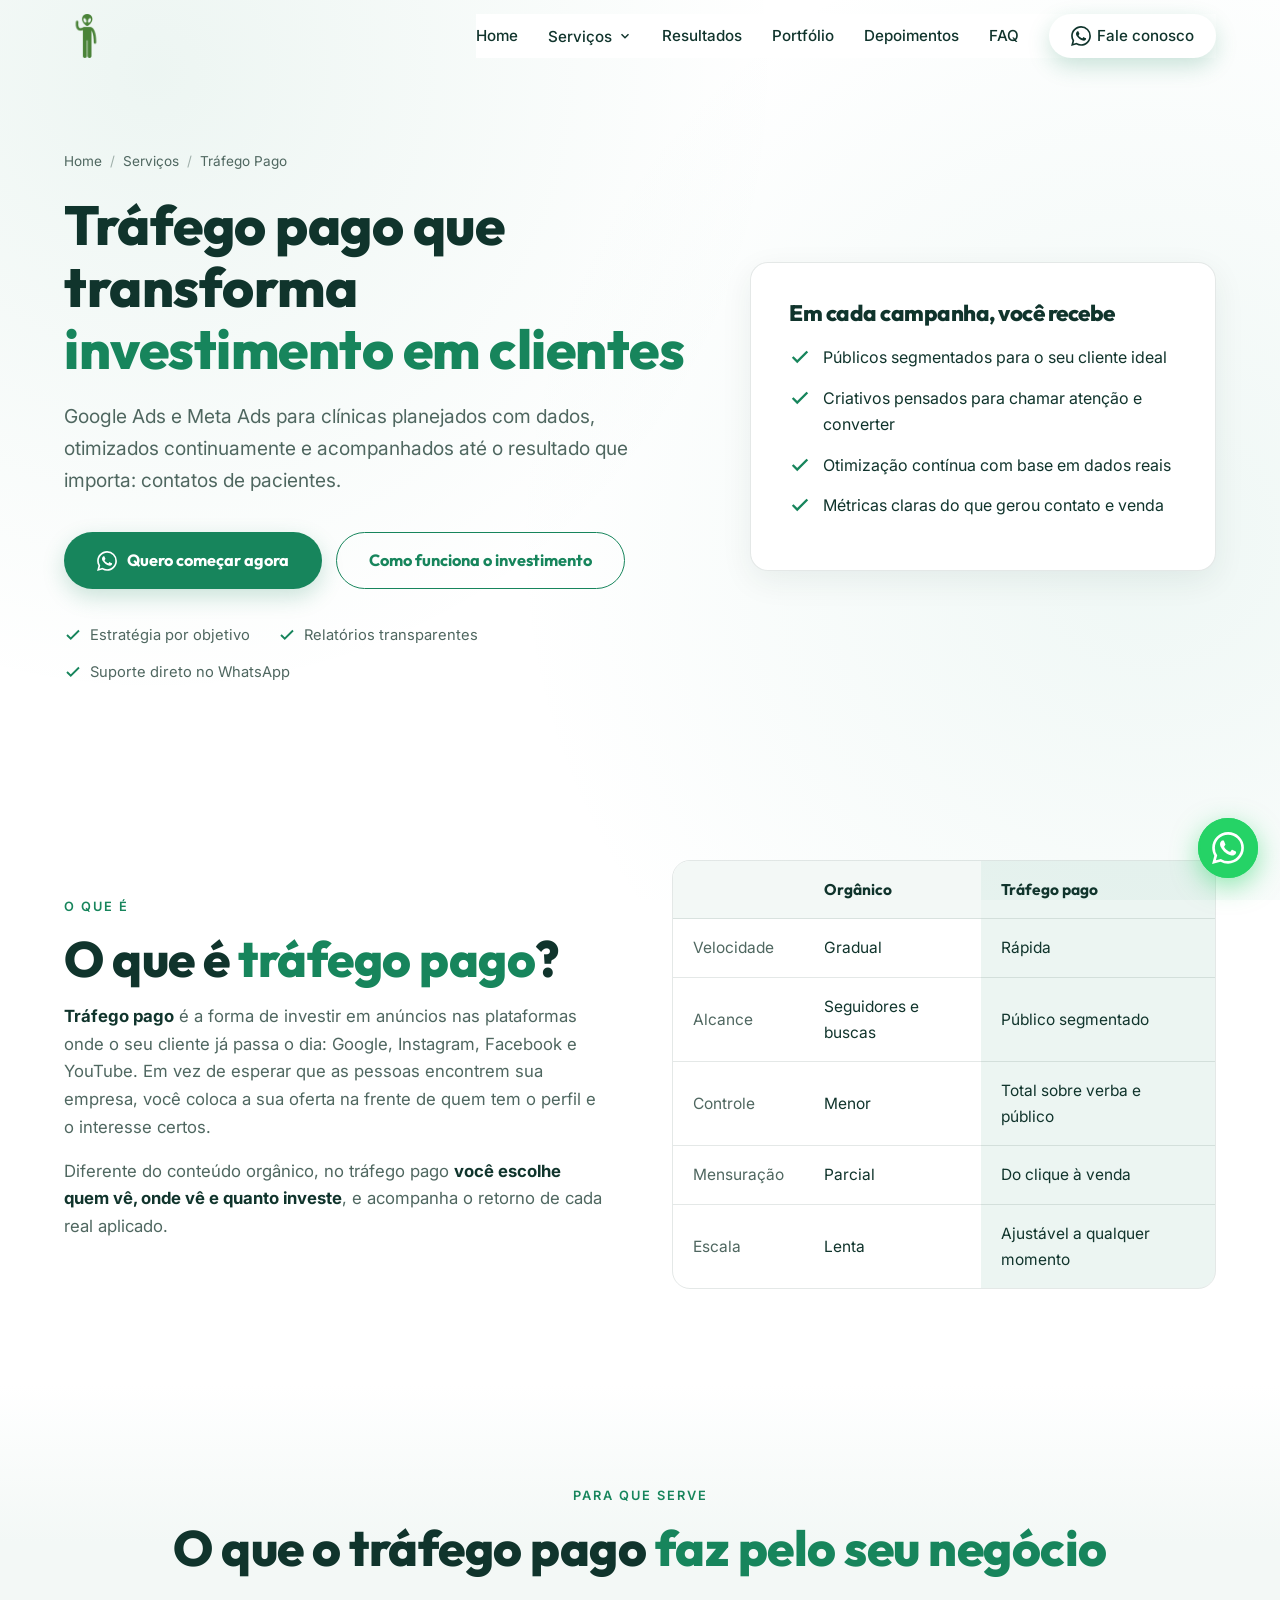
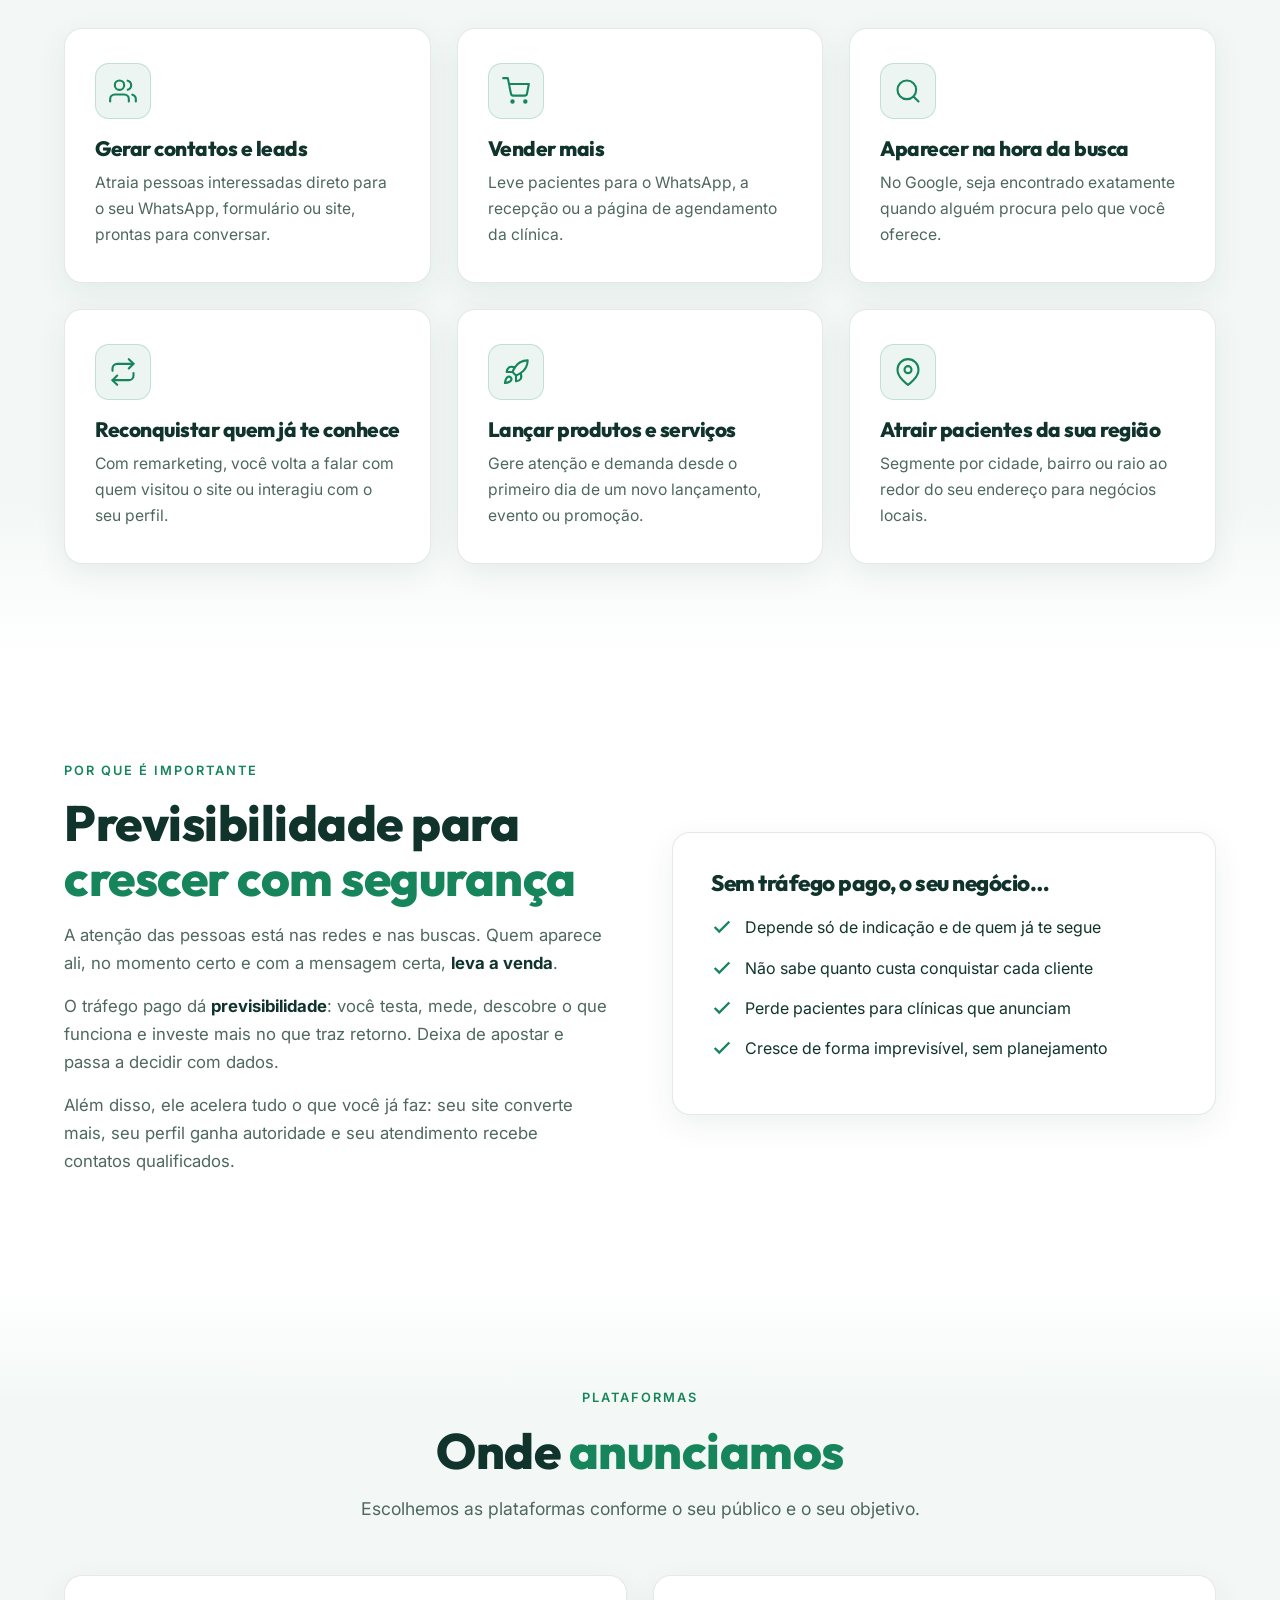
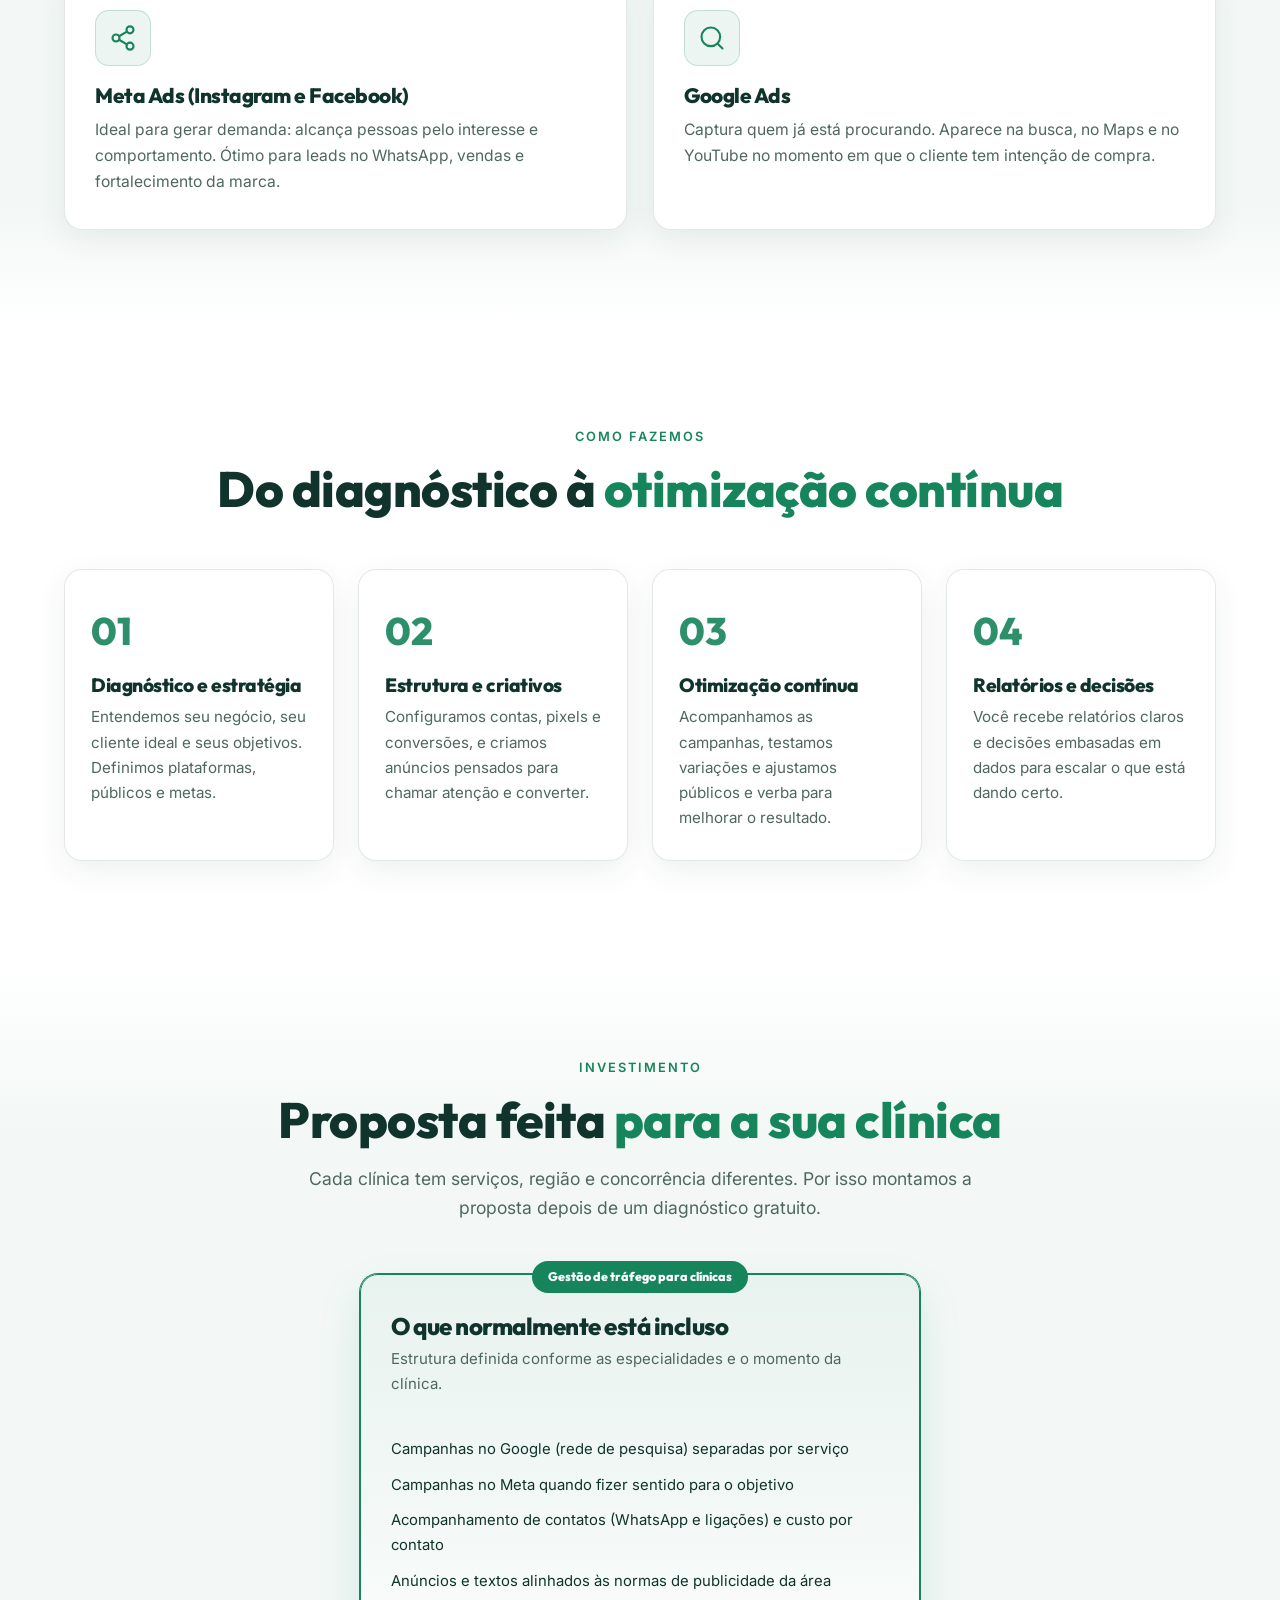
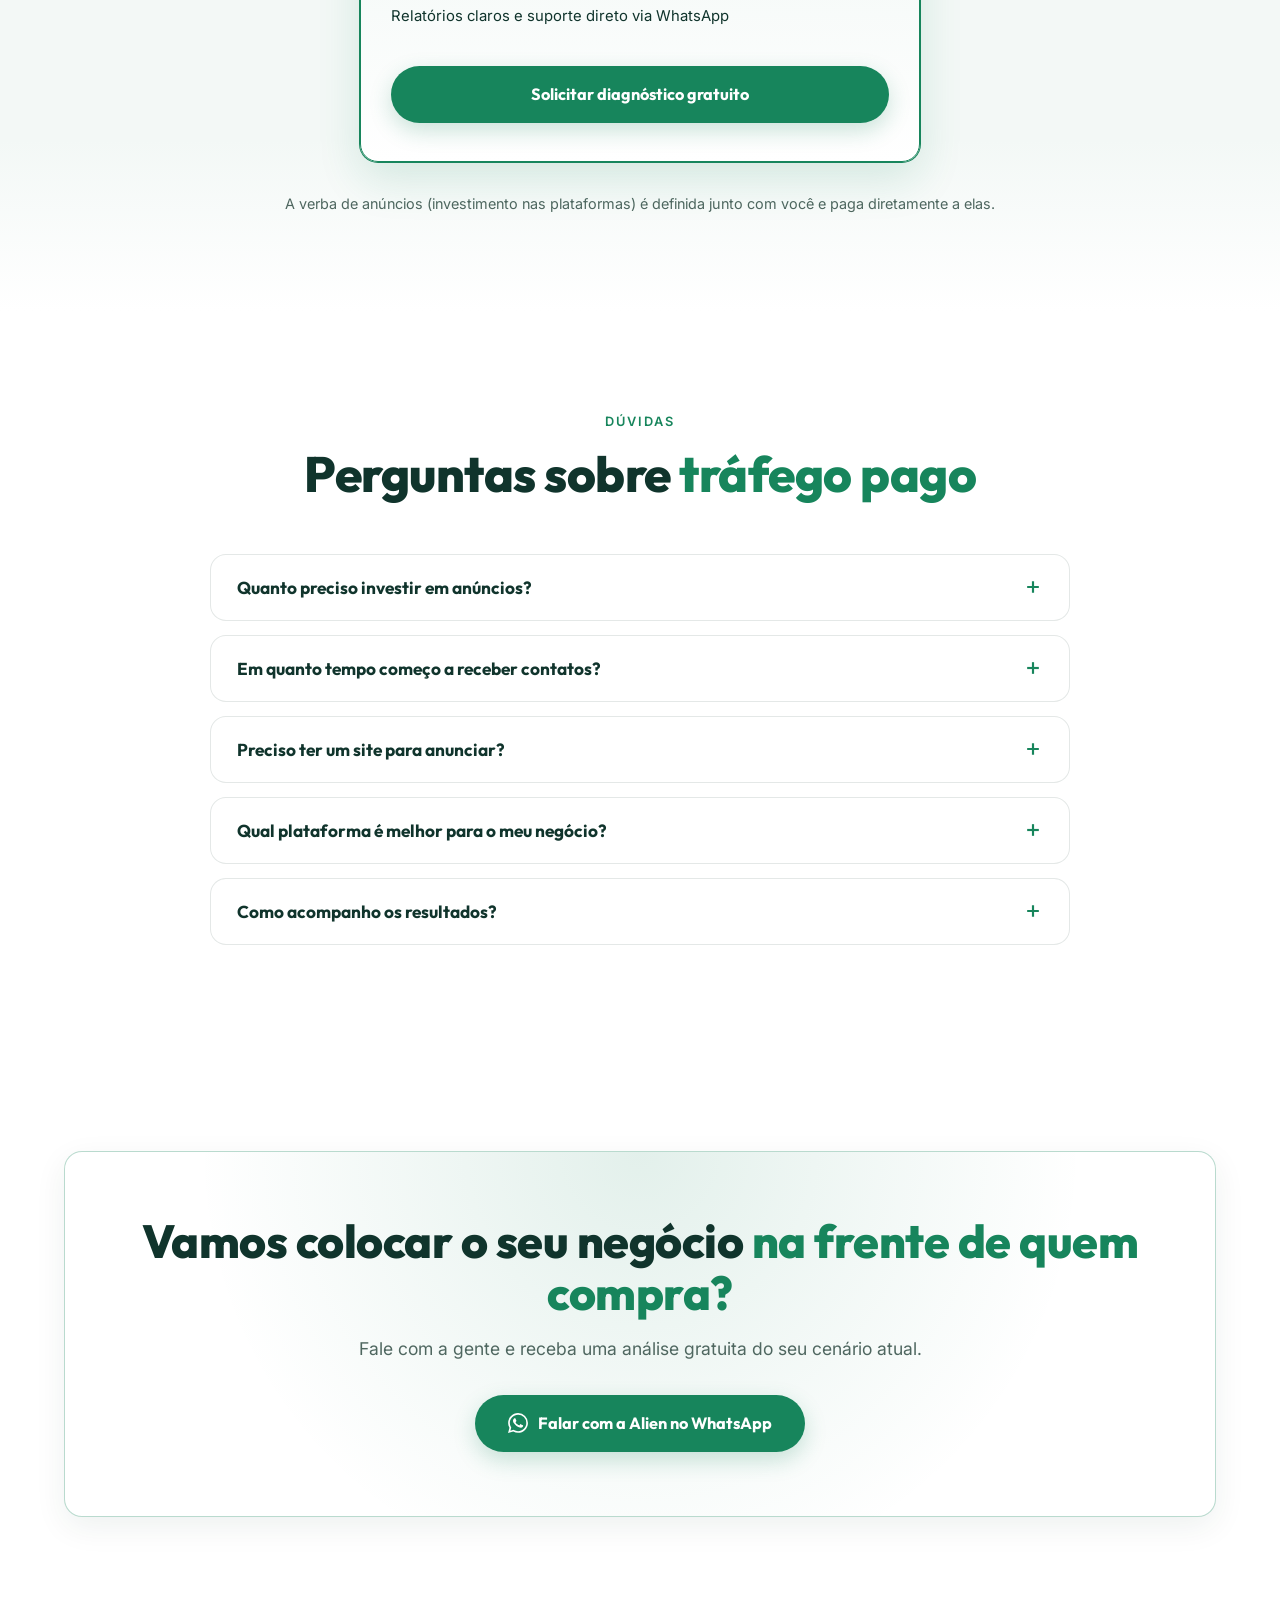
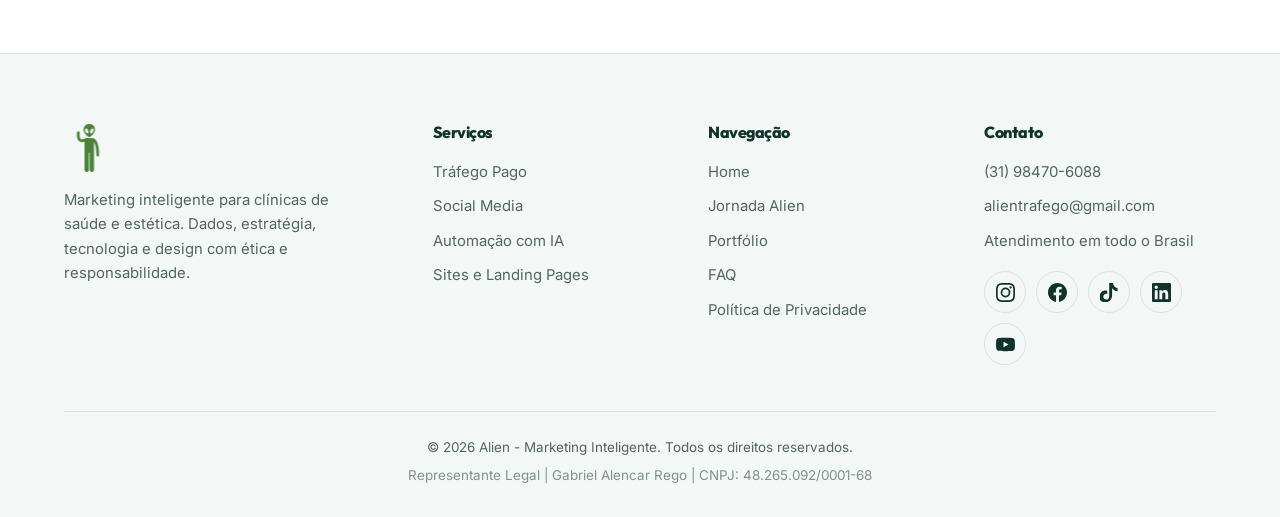
<file: trafego-pago.html>
<!DOCTYPE html>
<html lang="pt-BR">
<head>
<meta charset="UTF-8">
<meta name="viewport" content="width=device-width, initial-scale=1.0">
<title>Gestão de Tráfego Pago | Google Ads e Meta Ads | Alien</title>
<meta name="description" content="Gestão de tráfego pago para clínicas de saúde e estética: Google Ads e Meta Ads com foco em contatos de pacientes. Peça seu diagnóstico gratuito.">
<link rel="canonical" href="https://alienmkt.com.br/trafego-pago.html">
<meta property="og:type" content="website"><meta property="og:title" content="Gestão de Tráfego Pago | Google Ads e Meta Ads | Alien"><meta property="og:description" content="Gestão de tráfego pago para clínicas de saúde e estética: Google Ads e Meta Ads com foco em contatos de pacientes. Peça seu diagnóstico gratuito.">
<meta property="og:url" content="https://alienmkt.com.br/trafego-pago.html"><meta property="og:image" content="https://alienmkt.com.br/assets/placas/placa-google-avaliacoes-foto.webp"><meta property="og:locale" content="pt_BR">
<link rel="icon" href="assets/Favicon s Fundo svg.svg" type="image/svg+xml">
<link rel="preconnect" href="https://fonts.googleapis.com"><link rel="preconnect" href="https://fonts.gstatic.com" crossorigin>
<link href="https://fonts.googleapis.com/css2?family=Outfit:wght@300;400;600;700;800&family=Inter:wght@400;500;600&display=swap" rel="stylesheet">
<link rel="stylesheet" href="assets/css/site.css?v=20261108">
<!-- Google tag (gtag.js) -->
    <script async src="https://www.googletagmanager.com/gtag/js?id=G-V5734NJZ1D"></script>
    <script>
      window.dataLayer = window.dataLayer || [];
      function gtag(){dataLayer.push(arguments);}
      gtag('js', new Date());

      gtag('config', 'G-V5734NJZ1D');
    </script>
    <!-- Meta Pixel Code -->
    <script>
    !function(f,b,e,v,n,t,s)
    {if(f.fbq)return;n=f.fbq=function(){n.callMethod?
    n.callMethod.apply(n,arguments):n.queue.push(arguments)};
    if(!f._fbq)f._fbq=n;n.push=n;n.loaded=!0;n.version='2.0';
    n.queue=[];t=b.createElement(e);t.async=!0;
    t.src=v;s=b.getElementsByTagName(e)[0];
    s.parentNode.insertBefore(t,s)}(window, document,'script',
    'https://connect.facebook.net/en_US/fbevents.js');
    fbq('init', '1313894637612937');
    fbq('track', 'PageView');
    </script>
    <noscript><img height="1" width="1" style="display:none"
    src="https://www.facebook.com/tr?id=1313894637612937&ev=PageView&noscript=1"
    /></noscript>
    <!-- End Meta Pixel Code -->
</head>
<body>
<div class="stars"></div>
<header class="header"><div class="container">
<a href="saude.html" class="logo" aria-label="Alien Marketing Inteligente"><img src="assets/Favicon s Fundo svg.svg" alt="Alien"></a>
<button class="burger" aria-label="Abrir menu" type="button"><span></span><span></span><span></span></button>
<nav class="nav">
<a href="saude.html">Home</a>
<div class="dd"><button type="button" class="active">Serviços <svg viewBox="0 0 24 24" fill="none" stroke="currentColor" stroke-width="2.5"><polyline points="6 9 12 15 18 9"/></svg></button><div class="dd-menu"><a href="trafego-pago.html"><span class="ic"><svg viewBox="0 0 24 24" stroke-linecap="round" stroke-linejoin="round"><circle cx="12" cy="12" r="10"/><circle cx="12" cy="12" r="6"/><circle cx="12" cy="12" r="2"/></svg></span><span><strong>Tráfego Pago</strong><small>Google Ads e Meta Ads para clínicas</small></span></a><a href="social-media.html"><span class="ic"><svg viewBox="0 0 24 24" stroke-linecap="round" stroke-linejoin="round"><circle cx="18" cy="5" r="3"/><circle cx="6" cy="12" r="3"/><circle cx="18" cy="19" r="3"/><path d="m8.6 13.5 6.8 4M15.4 6.5l-6.8 4"/></svg></span><span><strong>Social Media</strong><small>Gestão e conteúdo estratégico</small></span></a><a href="automacao-ia.html"><span class="ic"><svg viewBox="0 0 24 24" stroke-linecap="round" stroke-linejoin="round"><rect x="3" y="8" width="18" height="12" rx="3"/><path d="M12 8V4"/><circle cx="12" cy="3" r="1"/><circle cx="8.5" cy="14" r="1.3"/><circle cx="15.5" cy="14" r="1.3"/><path d="M1 13v3M23 13v3"/></svg></span><span><strong>Atendimento com IA</strong><small>Atendimento 24h no WhatsApp</small></span></a><a href="sites-landing-pages.html"><span class="ic"><svg viewBox="0 0 24 24" stroke-linecap="round" stroke-linejoin="round"><polyline points="16 18 22 12 16 6"/><polyline points="8 6 2 12 8 18"/></svg></span><span><strong>Sites e Landing Pages</strong><small>Páginas feitas para converter</small></span></a></div></div>
<a href="saude.html#resultados">Resultados</a>
<a href="saude.html#portfolio">Portfólio</a>
<a href="saude.html#depoimentos">Depoimentos</a>
<a href="saude.html#faq">FAQ</a>
<a href="https://wa.me/5531984706088?text=Ol%C3%A1%21%20Vim%20pelo%20site%20da%20Alien%20e%20gostaria%20de%20conversar." target="_blank" rel="noopener" class="btn btn-neon btn-sm"><svg viewBox="0 0 24 24" fill="currentColor"><path d="M17.472 14.382c-.297-.149-1.758-.867-2.03-.967-.273-.099-.471-.148-.67.15-.197.297-.767.966-.94 1.164-.173.199-.347.223-.644.075-.297-.15-1.255-.463-2.39-1.475-.883-.788-1.48-1.761-1.653-2.059-.173-.297-.018-.458.13-.606.134-.133.298-.347.446-.52.149-.174.198-.298.298-.497.099-.198.05-.371-.025-.52-.075-.149-.669-1.612-.916-2.207-.242-.579-.487-.5-.669-.51a12.8 12.8 0 0 0-.57-.01c-.198 0-.52.074-.792.372-.272.297-1.04 1.016-1.04 2.479 0 1.462 1.065 2.875 1.213 3.074.149.198 2.096 3.2 5.077 4.487.709.306 1.262.489 1.694.625.712.227 1.36.195 1.871.118.571-.085 1.758-.719 2.006-1.413.248-.694.248-1.289.173-1.413-.074-.124-.272-.198-.57-.347m-5.421 7.403h-.004a9.87 9.87 0 0 1-5.031-1.378l-.361-.214-3.741.982.998-3.648-.235-.374a9.86 9.86 0 0 1-1.51-5.26c.001-5.45 4.436-9.884 9.888-9.884 2.64 0 5.122 1.03 6.988 2.898a9.825 9.825 0 0 1 2.893 6.994c-.003 5.45-4.437 9.884-9.885 9.884m8.413-18.297A11.815 11.815 0 0 0 12.05 0C5.495 0 .16 5.335.157 11.892c0 2.096.547 4.142 1.588 5.945L.057 24l6.305-1.654a11.882 11.882 0 0 0 5.683 1.448h.005c6.554 0 11.89-5.335 11.893-11.893a11.821 11.821 0 0 0-3.48-8.413Z"/></svg>Fale conosco</a>
</nav></div></header>
<main>
<section class="hero sm"><div class="container"><div class="hero-grid" style=""><div><div class="crumbs"><a href="saude.html">Home</a><span>/</span><a href="saude.html#servicos">Serviços</a><span>/</span>Tráfego Pago</div><h1 class="reveal">Tráfego pago que transforma <span class="neon">investimento em clientes</span></h1><p class="lead reveal">Google Ads e Meta Ads para clínicas planejados com dados, otimizados continuamente e acompanhados até o resultado que importa: contatos de pacientes.</p><div class="btn-row reveal"><a href="https://wa.me/5531984706088?text=Ol%C3%A1%21%20Quero%20saber%20mais%20sobre%20o%20servi%C3%A7o%20de%20Tr%C3%A1fego%20Pago%20%28Gest%C3%A3o%20de%20Tr%C3%A1fego%20Pago%29." target="_blank" rel="noopener" class="btn btn-neon "><svg viewBox="0 0 24 24" fill="currentColor"><path d="M17.472 14.382c-.297-.149-1.758-.867-2.03-.967-.273-.099-.471-.148-.67.15-.197.297-.767.966-.94 1.164-.173.199-.347.223-.644.075-.297-.15-1.255-.463-2.39-1.475-.883-.788-1.48-1.761-1.653-2.059-.173-.297-.018-.458.13-.606.134-.133.298-.347.446-.52.149-.174.198-.298.298-.497.099-.198.05-.371-.025-.52-.075-.149-.669-1.612-.916-2.207-.242-.579-.487-.5-.669-.51a12.8 12.8 0 0 0-.57-.01c-.198 0-.52.074-.792.372-.272.297-1.04 1.016-1.04 2.479 0 1.462 1.065 2.875 1.213 3.074.149.198 2.096 3.2 5.077 4.487.709.306 1.262.489 1.694.625.712.227 1.36.195 1.871.118.571-.085 1.758-.719 2.006-1.413.248-.694.248-1.289.173-1.413-.074-.124-.272-.198-.57-.347m-5.421 7.403h-.004a9.87 9.87 0 0 1-5.031-1.378l-.361-.214-3.741.982.998-3.648-.235-.374a9.86 9.86 0 0 1-1.51-5.26c.001-5.45 4.436-9.884 9.888-9.884 2.64 0 5.122 1.03 6.988 2.898a9.825 9.825 0 0 1 2.893 6.994c-.003 5.45-4.437 9.884-9.885 9.884m8.413-18.297A11.815 11.815 0 0 0 12.05 0C5.495 0 .16 5.335.157 11.892c0 2.096.547 4.142 1.588 5.945L.057 24l6.305-1.654a11.882 11.882 0 0 0 5.683 1.448h.005c6.554 0 11.89-5.335 11.893-11.893a11.821 11.821 0 0 0-3.48-8.413Z"/></svg>Quero começar agora</a><a href="#planos" class="btn btn-ghost">Como funciona o investimento</a></div><ul class="trust"><li><svg viewBox="0 0 24 24"><polyline points="20 6 9 17 4 12"/></svg>Estratégia por objetivo</li><li><svg viewBox="0 0 24 24"><polyline points="20 6 9 17 4 12"/></svg>Relatórios transparentes</li><li><svg viewBox="0 0 24 24"><polyline points="20 6 9 17 4 12"/></svg>Suporte direto no WhatsApp</li></ul></div><div class="reveal"><div class="panel glass"><h3>Em cada campanha, você recebe</h3><ul class="checklist"><li><svg viewBox="0 0 24 24"><polyline points="20 6 9 17 4 12"/></svg><span>Públicos segmentados para o seu cliente ideal</span></li><li><svg viewBox="0 0 24 24"><polyline points="20 6 9 17 4 12"/></svg><span>Criativos pensados para chamar atenção e converter</span></li><li><svg viewBox="0 0 24 24"><polyline points="20 6 9 17 4 12"/></svg><span>Otimização contínua com base em dados reais</span></li><li><svg viewBox="0 0 24 24"><polyline points="20 6 9 17 4 12"/></svg><span>Métricas claras do que gerou contato e venda</span></li></ul></div></div></div></div></section>
<section class="section" id="o-que-e"><div class="container"><div class="split">
<div class="reveal"><span class="eyebrow">O que é</span><h2 class="h2">O que é <span class="neon">tráfego pago</span>?</h2>
<p><strong>Tráfego pago</strong> é a forma de investir em anúncios nas plataformas onde o seu cliente já passa o dia: Google, Instagram, Facebook e YouTube. Em vez de esperar que as pessoas encontrem sua empresa, você coloca a sua oferta na frente de quem tem o perfil e o interesse certos.</p>
<p>Diferente do conteúdo orgânico, no tráfego pago <strong>você escolhe quem vê, onde vê e quanto investe</strong>, e acompanha o retorno de cada real aplicado.</p></div>
<div class="reveal"><table class="compare"><thead><tr><th></th><th>Orgânico</th><th class="hl">Tráfego pago</th></tr></thead><tbody>
<tr><td>Velocidade</td><td>Gradual</td><td class="hl">Rápida</td></tr>
<tr><td>Alcance</td><td>Seguidores e buscas</td><td class="hl">Público segmentado</td></tr>
<tr><td>Controle</td><td>Menor</td><td class="hl">Total sobre verba e público</td></tr>
<tr><td>Mensuração</td><td>Parcial</td><td class="hl">Do clique à venda</td></tr>
<tr><td>Escala</td><td>Lenta</td><td class="hl">Ajustável a qualquer momento</td></tr></tbody></table></div>
</div></div></section>

<section class="section alt" id="para-que-serve"><div class="container">
<div class="sec-head reveal center"><span class="eyebrow">Para que serve</span><h2 class="h2">O que o tráfego pago <span class="neon">faz pelo seu negócio</span></h2></div>
<div class="grid g3"><div class="card glass reveal"><div class="ico"><svg viewBox="0 0 24 24" stroke-linecap="round" stroke-linejoin="round"><path d="M17 21v-2a4 4 0 0 0-4-4H5a4 4 0 0 0-4 4v2"/><circle cx="9" cy="7" r="4"/><path d="M23 21v-2a4 4 0 0 0-3-3.87M16 3.13a4 4 0 0 1 0 7.75"/></svg></div><h3>Gerar contatos e leads</h3><p>Atraia pessoas interessadas direto para o seu WhatsApp, formulário ou site, prontas para conversar.</p></div><div class="card glass reveal"><div class="ico"><svg viewBox="0 0 24 24" stroke-linecap="round" stroke-linejoin="round"><circle cx="9" cy="21" r="1"/><circle cx="20" cy="21" r="1"/><path d="M1 1h4l2.68 13.39a2 2 0 0 0 2 1.61h9.72a2 2 0 0 0 2-1.61L23 6H6"/></svg></div><h3>Vender mais</h3><p>Leve pacientes para o WhatsApp, a recepção ou a página de agendamento da clínica.</p></div><div class="card glass reveal"><div class="ico"><svg viewBox="0 0 24 24" stroke-linecap="round" stroke-linejoin="round"><circle cx="11" cy="11" r="8"/><line x1="21" y1="21" x2="16.65" y2="16.65"/></svg></div><h3>Aparecer na hora da busca</h3><p>No Google, seja encontrado exatamente quando alguém procura pelo que você oferece.</p></div><div class="card glass reveal"><div class="ico"><svg viewBox="0 0 24 24" stroke-linecap="round" stroke-linejoin="round"><polyline points="17 1 21 5 17 9"/><path d="M3 11V9a4 4 0 0 1 4-4h14"/><polyline points="7 23 3 19 7 15"/><path d="M21 13v2a4 4 0 0 1-4 4H3"/></svg></div><h3>Reconquistar quem já te conhece</h3><p>Com remarketing, você volta a falar com quem visitou o site ou interagiu com o seu perfil.</p></div><div class="card glass reveal"><div class="ico"><svg viewBox="0 0 24 24" stroke-linecap="round" stroke-linejoin="round"><path d="M4.5 16.5c-1.5 1.26-2 5-2 5s3.74-.5 5-2c.71-.84.7-2.13-.09-2.91a2.18 2.18 0 0 0-2.91-.09z"/><path d="m12 15-3-3a22 22 0 0 1 2-3.95A12.88 12.88 0 0 1 22 2c0 2.72-.78 7.5-6 11a22.35 22.35 0 0 1-4 2z"/><path d="M9 12H4s.55-3.03 2-4c1.62-1.08 5 0 5 0"/><path d="M12 15v5s3.03-.55 4-2c1.08-1.62 0-5 0-5"/></svg></div><h3>Lançar produtos e serviços</h3><p>Gere atenção e demanda desde o primeiro dia de um novo lançamento, evento ou promoção.</p></div><div class="card glass reveal"><div class="ico"><svg viewBox="0 0 24 24" stroke-linecap="round" stroke-linejoin="round"><path d="M21 10c0 7-9 13-9 13s-9-6-9-13a9 9 0 0 1 18 0z"/><circle cx="12" cy="10" r="3"/></svg></div><h3>Atrair pacientes da sua região</h3><p>Segmente por cidade, bairro ou raio ao redor do seu endereço para negócios locais.</p></div></div>
</div></section>

<section class="section" id="importancia"><div class="container"><div class="split rev">
<div class="reveal"><div class="panel glass"><h3>Sem tráfego pago, o seu negócio…</h3><ul class="checklist"><li><svg viewBox="0 0 24 24"><polyline points="20 6 9 17 4 12"/></svg><span>Depende só de indicação e de quem já te segue</span></li><li><svg viewBox="0 0 24 24"><polyline points="20 6 9 17 4 12"/></svg><span>Não sabe quanto custa conquistar cada cliente</span></li><li><svg viewBox="0 0 24 24"><polyline points="20 6 9 17 4 12"/></svg><span>Perde pacientes para clínicas que anunciam</span></li><li><svg viewBox="0 0 24 24"><polyline points="20 6 9 17 4 12"/></svg><span>Cresce de forma imprevisível, sem planejamento</span></li></ul></div></div>
<div class="reveal"><span class="eyebrow">Por que é importante</span><h2 class="h2">Previsibilidade para <span class="neon">crescer com segurança</span></h2>
<p>A atenção das pessoas está nas redes e nas buscas. Quem aparece ali, no momento certo e com a mensagem certa, <strong>leva a venda</strong>.</p>
<p>O tráfego pago dá <strong>previsibilidade</strong>: você testa, mede, descobre o que funciona e investe mais no que traz retorno. Deixa de apostar e passa a decidir com dados.</p>
<p>Além disso, ele acelera tudo o que você já faz: seu site converte mais, seu perfil ganha autoridade e seu atendimento recebe contatos qualificados.</p></div>
</div></div></section>

<section class="section alt" id="plataformas"><div class="container">
<div class="sec-head reveal center"><span class="eyebrow">Plataformas</span><h2 class="h2">Onde <span class="neon">anunciamos</span></h2><p class="lead">Escolhemos as plataformas conforme o seu público e o seu objetivo.</p></div>
<div class="grid g2"><div class="card glass reveal"><div class="ico"><svg viewBox="0 0 24 24" stroke-linecap="round" stroke-linejoin="round"><circle cx="18" cy="5" r="3"/><circle cx="6" cy="12" r="3"/><circle cx="18" cy="19" r="3"/><path d="m8.6 13.5 6.8 4M15.4 6.5l-6.8 4"/></svg></div><h3>Meta Ads (Instagram e Facebook)</h3><p>Ideal para gerar demanda: alcança pessoas pelo interesse e comportamento. Ótimo para leads no WhatsApp, vendas e fortalecimento da marca.</p></div><div class="card glass reveal"><div class="ico"><svg viewBox="0 0 24 24" stroke-linecap="round" stroke-linejoin="round"><circle cx="11" cy="11" r="8"/><line x1="21" y1="21" x2="16.65" y2="16.65"/></svg></div><h3>Google Ads</h3><p>Captura quem já está procurando. Aparece na busca, no Maps e no YouTube no momento em que o cliente tem intenção de compra.</p></div></div>
</div></section>

<section class="section" id="como-fazemos"><div class="container">
<div class="sec-head reveal center"><span class="eyebrow">Como fazemos</span><h2 class="h2">Do diagnóstico à <span class="neon">otimização contínua</span></h2></div>
<div class="steps"><div class="step glass reveal"><h3>Diagnóstico e estratégia</h3><p>Entendemos seu negócio, seu cliente ideal e seus objetivos. Definimos plataformas, públicos e metas.</p></div><div class="step glass reveal"><h3>Estrutura e criativos</h3><p>Configuramos contas, pixels e conversões, e criamos anúncios pensados para chamar atenção e converter.</p></div><div class="step glass reveal"><h3>Otimização contínua</h3><p>Acompanhamos as campanhas, testamos variações e ajustamos públicos e verba para melhorar o resultado.</p></div><div class="step glass reveal"><h3>Relatórios e decisões</h3><p>Você recebe relatórios claros e decisões embasadas em dados para escalar o que está dando certo.</p></div></div>
</div></section>

<section class="section alt" id="planos"><div class="container">
<div class="sec-head reveal center"><span class="eyebrow">Investimento</span><h2 class="h2">Proposta feita <span class="neon">para a sua clínica</span></h2><p class="lead">Cada clínica tem serviços, região e concorrência diferentes. Por isso montamos a proposta depois de um diagnóstico gratuito.</p></div>
<div class="pricing" style="grid-template-columns:minmax(0,560px);justify-content:center">
<div class="plan glass reveal pop"><div class="badge">Gestão de tráfego para clínicas</div><h3>O que normalmente está incluso</h3><p class="sub">Estrutura definida conforme as especialidades e o momento da clínica.</p><ul class="checklist"><li><span>Campanhas no Google (rede de pesquisa) separadas por serviço</span></li><li><span>Campanhas no Meta quando fizer sentido para o objetivo</span></li><li><span>Acompanhamento de contatos (WhatsApp e ligações) e custo por contato</span></li><li><span>Anúncios e textos alinhados às normas de publicidade da área</span></li><li><span>Relatórios claros e suporte direto via WhatsApp</span></li></ul><a href="https://wa.me/5531984706088?text=Ol%C3%A1%21%20Tenho%20uma%20cl%C3%ADnica%20e%20quero%20solicitar%20um%20diagn%C3%B3stico%20gratuito." target="_blank" rel="noopener" class="btn btn-neon btn-block">Solicitar diagnóstico gratuito</a></div></div>
<p class="note reveal">A verba de anúncios (investimento nas plataformas) é definida junto com você e paga diretamente a elas.</p>
</div></section>

<section class="section" id="faq"><div class="container">
<div class="sec-head reveal center"><span class="eyebrow">Dúvidas</span><h2 class="h2">Perguntas sobre <span class="neon">tráfego pago</span></h2></div>
<div class="faq"><div class="faq-item reveal"><button class="faq-q" type="button">Quanto preciso investir em anúncios?<svg viewBox="0 0 24 24"><line x1="12" y1="5" x2="12" y2="19"/><line x1="5" y1="12" x2="19" y2="12"/></svg></button><div class="faq-a"><p>Varia conforme o seu mercado, a região e a meta. No diagnóstico, definimos uma verba inicial realista e vamos ajustando conforme os resultados. Além disso, o plano de gestão é um valor à parte do investimento em anúncios.</p></div></div><div class="faq-item reveal"><button class="faq-q" type="button">Em quanto tempo começo a receber contatos?<svg viewBox="0 0 24 24"><line x1="12" y1="5" x2="12" y2="19"/><line x1="5" y1="12" x2="19" y2="12"/></svg></button><div class="faq-a"><p>As campanhas começam a gerar dados e contatos nas primeiras semanas. A partir daí, a otimização contínua melhora o custo e a qualidade dos contatos. Cada nicho tem seu tempo, e alinhamos isso com você desde o início.</p></div></div><div class="faq-item reveal"><button class="faq-q" type="button">Preciso ter um site para anunciar?<svg viewBox="0 0 24 24"><line x1="12" y1="5" x2="12" y2="19"/><line x1="5" y1="12" x2="19" y2="12"/></svg></button><div class="faq-a"><p>Não é obrigatório, já que é possível levar o cliente direto para o WhatsApp. Mas uma landing page bem feita costuma aumentar muito a conversão. Se precisar, nós criamos para você.</p></div></div><div class="faq-item reveal"><button class="faq-q" type="button">Qual plataforma é melhor para o meu negócio?<svg viewBox="0 0 24 24"><line x1="12" y1="5" x2="12" y2="19"/><line x1="5" y1="12" x2="19" y2="12"/></svg></button><div class="faq-a"><p>Depende do seu público e do seu objetivo. Meta é forte para gerar demanda e Google para capturar quem já está buscando. Indicamos a combinação ideal no diagnóstico.</p></div></div><div class="faq-item reveal"><button class="faq-q" type="button">Como acompanho os resultados?<svg viewBox="0 0 24 24"><line x1="12" y1="5" x2="12" y2="19"/><line x1="5" y1="12" x2="19" y2="12"/></svg></button><div class="faq-a"><p>Você recebe relatórios claros de contatos gerados e custo por contato, além de suporte direto pelo WhatsApp.</p></div></div></div>
</div></section>
<section class="section"><div class="container"><div class="cta-band glass reveal"><h2>Vamos colocar o seu negócio <span class="neon">na frente de quem compra?</span></h2><p>Fale com a gente e receba uma análise gratuita do seu cenário atual.</p><div class="btn-row"><a href="https://wa.me/5531984706088?text=Ol%C3%A1%21%20Quero%20saber%20mais%20sobre%20o%20servi%C3%A7o%20de%20Tr%C3%A1fego%20Pago%20%28Gest%C3%A3o%20de%20Tr%C3%A1fego%20Pago%29." target="_blank" rel="noopener" class="btn btn-neon "><svg viewBox="0 0 24 24" fill="currentColor"><path d="M17.472 14.382c-.297-.149-1.758-.867-2.03-.967-.273-.099-.471-.148-.67.15-.197.297-.767.966-.94 1.164-.173.199-.347.223-.644.075-.297-.15-1.255-.463-2.39-1.475-.883-.788-1.48-1.761-1.653-2.059-.173-.297-.018-.458.13-.606.134-.133.298-.347.446-.52.149-.174.198-.298.298-.497.099-.198.05-.371-.025-.52-.075-.149-.669-1.612-.916-2.207-.242-.579-.487-.5-.669-.51a12.8 12.8 0 0 0-.57-.01c-.198 0-.52.074-.792.372-.272.297-1.04 1.016-1.04 2.479 0 1.462 1.065 2.875 1.213 3.074.149.198 2.096 3.2 5.077 4.487.709.306 1.262.489 1.694.625.712.227 1.36.195 1.871.118.571-.085 1.758-.719 2.006-1.413.248-.694.248-1.289.173-1.413-.074-.124-.272-.198-.57-.347m-5.421 7.403h-.004a9.87 9.87 0 0 1-5.031-1.378l-.361-.214-3.741.982.998-3.648-.235-.374a9.86 9.86 0 0 1-1.51-5.26c.001-5.45 4.436-9.884 9.888-9.884 2.64 0 5.122 1.03 6.988 2.898a9.825 9.825 0 0 1 2.893 6.994c-.003 5.45-4.437 9.884-9.885 9.884m8.413-18.297A11.815 11.815 0 0 0 12.05 0C5.495 0 .16 5.335.157 11.892c0 2.096.547 4.142 1.588 5.945L.057 24l6.305-1.654a11.882 11.882 0 0 0 5.683 1.448h.005c6.554 0 11.89-5.335 11.893-11.893a11.821 11.821 0 0 0-3.48-8.413Z"/></svg>Falar com a Alien no WhatsApp</a></div></div></div></section>
</main>
<footer class="footer"><div class="container"><div class="f-grid">
<div class="f-brand"><img src="assets/Favicon s Fundo svg.svg" alt="Alien"><p>Marketing inteligente para clínicas de saúde e estética. Dados, estratégia, tecnologia e design com ética e responsabilidade.</p></div>
<div><h4>Serviços</h4><ul><li><a href="trafego-pago.html">Tráfego Pago</a></li><li><a href="social-media.html">Social Media</a></li><li><a href="automacao-ia.html">Automação com IA</a></li><li><a href="sites-landing-pages.html">Sites e Landing Pages</a></li></ul></div>
<div><h4>Navegação</h4><ul><li><a href="saude.html">Home</a></li><li><a href="saude.html#jornada">Jornada Alien</a></li><li><a href="saude.html#portfolio">Portfólio</a></li><li><a href="saude.html#faq">FAQ</a></li><li><a href="privacidade.html">Política de Privacidade</a></li></ul></div>
<div><h4>Contato</h4><ul><li><a href="https://wa.me/5531984706088?text=Ol%C3%A1%21%20Vim%20pelo%20site%20da%20Alien." target="_blank" rel="noopener">(31) 98470-6088</a></li><li><a href="mailto:alientrafego@gmail.com">alientrafego@gmail.com</a></li><li>Atendimento em todo o Brasil</li></ul><div class="social" style="margin-top:18px"><a href="https://www.instagram.com/alienmkt_/" target="_blank" rel="noopener" title="Instagram" aria-label="Instagram"><svg viewBox="0 0 24 24"><path d="M12 2.163c3.204 0 3.584.012 4.85.07 3.252.148 4.771 1.691 4.919 4.919.058 1.265.069 1.645.069 4.849 0 3.205-.012 3.584-.069 4.849-.149 3.225-1.664 4.771-4.919 4.919-1.266.058-1.644.07-4.85.07-3.204 0-3.584-.012-4.849-.07-3.26-.149-4.771-1.699-4.919-4.92-.058-1.265-.07-1.644-.07-4.849 0-3.204.013-3.583.07-4.849.149-3.227 1.664-4.771 4.919-4.919 1.266-.057 1.645-.069 4.849-.069zM12 0C8.741 0 8.333.014 7.053.072 2.695.272.273 2.69.073 7.051.014 8.333 0 8.741 0 12c0 3.259.014 3.668.072 4.948.2 4.358 2.618 6.78 6.98 6.98 1.281.058 1.689.072 4.948.072 3.259 0 3.668-.014 4.948-.072 4.354-.2 6.782-2.618 6.979-6.98.059-1.28.073-1.689.073-4.948 0-3.259-.014-3.667-.072-4.947-.196-4.354-2.617-6.78-6.979-6.98C15.668.014 15.259 0 12 0zm0 5.838a6.162 6.162 0 1 0 0 12.324 6.162 6.162 0 0 0 0-12.324zM12 16a4 4 0 1 1 0-8 4 4 0 0 1 0 8zm6.406-11.845a1.44 1.44 0 1 0 0 2.881 1.44 1.44 0 0 0 0-2.881z"/></svg></a><a href="https://www.facebook.com/profile.php?id=61572148648768" target="_blank" rel="noopener" title="Facebook" aria-label="Facebook"><svg viewBox="0 0 24 24"><path d="M24 12.073c0-6.627-5.373-12-12-12s-12 5.373-12 12c0 5.99 4.388 10.954 10.125 11.854v-8.385H7.078v-3.47h3.047V9.43c0-3.007 1.792-4.669 4.533-4.669 1.312 0 2.686.235 2.686.235v2.953H15.83c-1.491 0-1.956.925-1.956 1.874v2.25h3.328l-.532 3.47h-2.796v8.385C19.612 23.027 24 18.062 24 12.073z"/></svg></a><a href="https://www.tiktok.com/@alienmkt_?_r=1&_t=ZS-96a00lF3noz" target="_blank" rel="noopener" title="TikTok" aria-label="TikTok"><svg viewBox="0 0 24 24"><path d="M12.525.02c1.31-.02 2.61-.01 3.91-.02.08 1.53.63 3.02 1.59 4.18 1.09 1.25 2.58 2.08 4.22 2.45v3.9c-1.57-.02-3.11-.53-4.43-1.4-1.07-.72-1.94-1.74-2.54-2.91.03 2.93.02 5.86.02 8.79 0 2.05-.51 4.13-1.63 5.82-1.4 2.1-3.79 3.48-6.32 3.65-2.74.17-5.59-.87-7.23-3.11C-.73 19.32-1.12 15.65.68 12.89c1.23-1.89 3.29-3.17 5.57-3.41.97-.1 1.96-.03 2.92.17V13.8c-1.13-.34-2.39-.2-3.37.47-.96.65-1.55 1.78-1.55 2.97 0 1.23.63 2.42 1.66 3.1 1.23.8 2.88.8 4.08.03 1.05-.67 1.63-1.92 1.63-3.19-.01-5.74-.01-11.47-.01-17.21v-.05z"/></svg></a><a href="https://www.linkedin.com/in/alien-marketing-inteligente-536660416/" target="_blank" rel="noopener" title="LinkedIn" aria-label="LinkedIn"><svg viewBox="0 0 24 24"><path d="M20.447 20.452h-3.554v-5.569c0-1.328-.027-3.037-1.852-3.037-1.853 0-2.136 1.445-2.136 2.939v5.667H9.351V9h3.414v1.561h.046c.477-.9 1.637-1.85 3.37-1.85 3.601 0 4.267 2.37 4.267 5.455v6.286zM5.337 7.433c-1.144 0-2.063-.926-2.063-2.065 0-1.138.92-2.063 2.063-2.063 1.14 0 2.064.925 2.064 2.063 0 1.139-.925 2.065-2.064 2.065zm1.782 13.019H3.555V9h3.564v11.452zM22.225 0H1.771C.792 0 0 .774 0 1.729v20.542C0 23.227.792 24 1.771 24h20.451C23.2 24 24 23.227 24 22.271V1.729C24 .774 23.2 0 22.222 0h.003z"/></svg></a><a href="https://www.youtube.com/@AlienMarketingInteligente" target="_blank" rel="noopener" title="YouTube" aria-label="YouTube"><svg viewBox="0 0 24 24"><path d="M23.498 6.163a3.003 3.003 0 0 0-2.11-2.108C19.53 3.53 12 3.53 12 3.53s-7.53 0-9.388.525A3.003 3.003 0 0 0 .502 6.163C0 8.07 0 12 0 12s0 3.93.502 5.837a3.003 3.003 0 0 0 2.11 2.108C4.47 20.47 12 20.47 12 20.47s7.53 0 9.388-.525a3.003 3.003 0 0 0 2.11-2.108C24 15.93 24 12 24 12s0-3.93-.502-5.837zM9.545 15.568V8.432L15.818 12l-6.273 3.568z"/></svg></a></div></div>
</div><div class="f-bottom"><p>&copy; 2026 Alien - Marketing Inteligente. Todos os direitos reservados.</p><p>Representante Legal | Gabriel Alencar Rego | CNPJ: 48.265.092/0001-68</p></div></div></footer>
<a href="https://wa.me/5531984706088?text=Ol%C3%A1%21%20Vim%20pelo%20site%20da%20Alien%20e%20gostaria%20de%20conversar." target="_blank" rel="noopener" class="wa-float" aria-label="Falar no WhatsApp"><svg viewBox="0 0 24 24" fill="currentColor"><path d="M17.472 14.382c-.297-.149-1.758-.867-2.03-.967-.273-.099-.471-.148-.67.15-.197.297-.767.966-.94 1.164-.173.199-.347.223-.644.075-.297-.15-1.255-.463-2.39-1.475-.883-.788-1.48-1.761-1.653-2.059-.173-.297-.018-.458.13-.606.134-.133.298-.347.446-.52.149-.174.198-.298.298-.497.099-.198.05-.371-.025-.52-.075-.149-.669-1.612-.916-2.207-.242-.579-.487-.5-.669-.51a12.8 12.8 0 0 0-.57-.01c-.198 0-.52.074-.792.372-.272.297-1.04 1.016-1.04 2.479 0 1.462 1.065 2.875 1.213 3.074.149.198 2.096 3.2 5.077 4.487.709.306 1.262.489 1.694.625.712.227 1.36.195 1.871.118.571-.085 1.758-.719 2.006-1.413.248-.694.248-1.289.173-1.413-.074-.124-.272-.198-.57-.347m-5.421 7.403h-.004a9.87 9.87 0 0 1-5.031-1.378l-.361-.214-3.741.982.998-3.648-.235-.374a9.86 9.86 0 0 1-1.51-5.26c.001-5.45 4.436-9.884 9.888-9.884 2.64 0 5.122 1.03 6.988 2.898a9.825 9.825 0 0 1 2.893 6.994c-.003 5.45-4.437 9.884-9.885 9.884m8.413-18.297A11.815 11.815 0 0 0 12.05 0C5.495 0 .16 5.335.157 11.892c0 2.096.547 4.142 1.588 5.945L.057 24l6.305-1.654a11.882 11.882 0 0 0 5.683 1.448h.005c6.554 0 11.89-5.335 11.893-11.893a11.821 11.821 0 0 0-3.48-8.413Z"/></svg></a>
<script src="assets/js/site.js?v=20261108"></script>
</body>
</html>
</file>
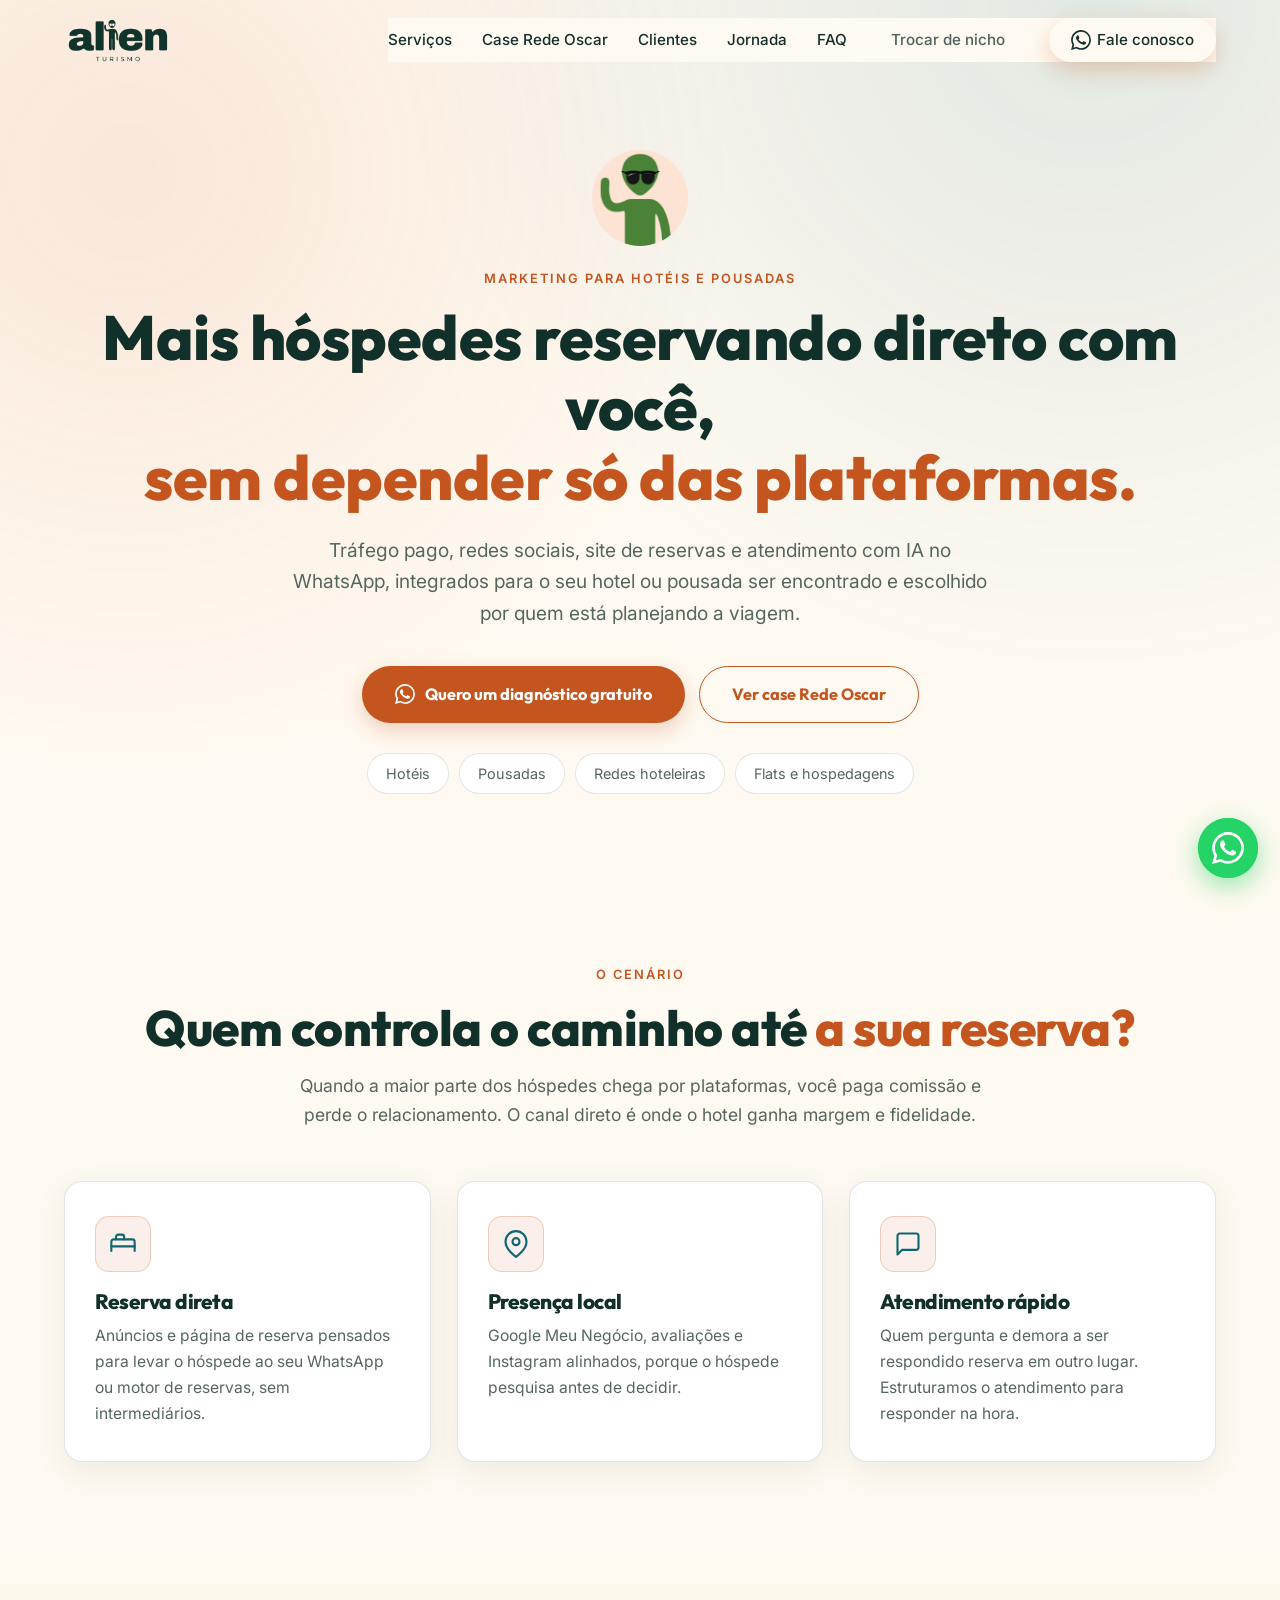
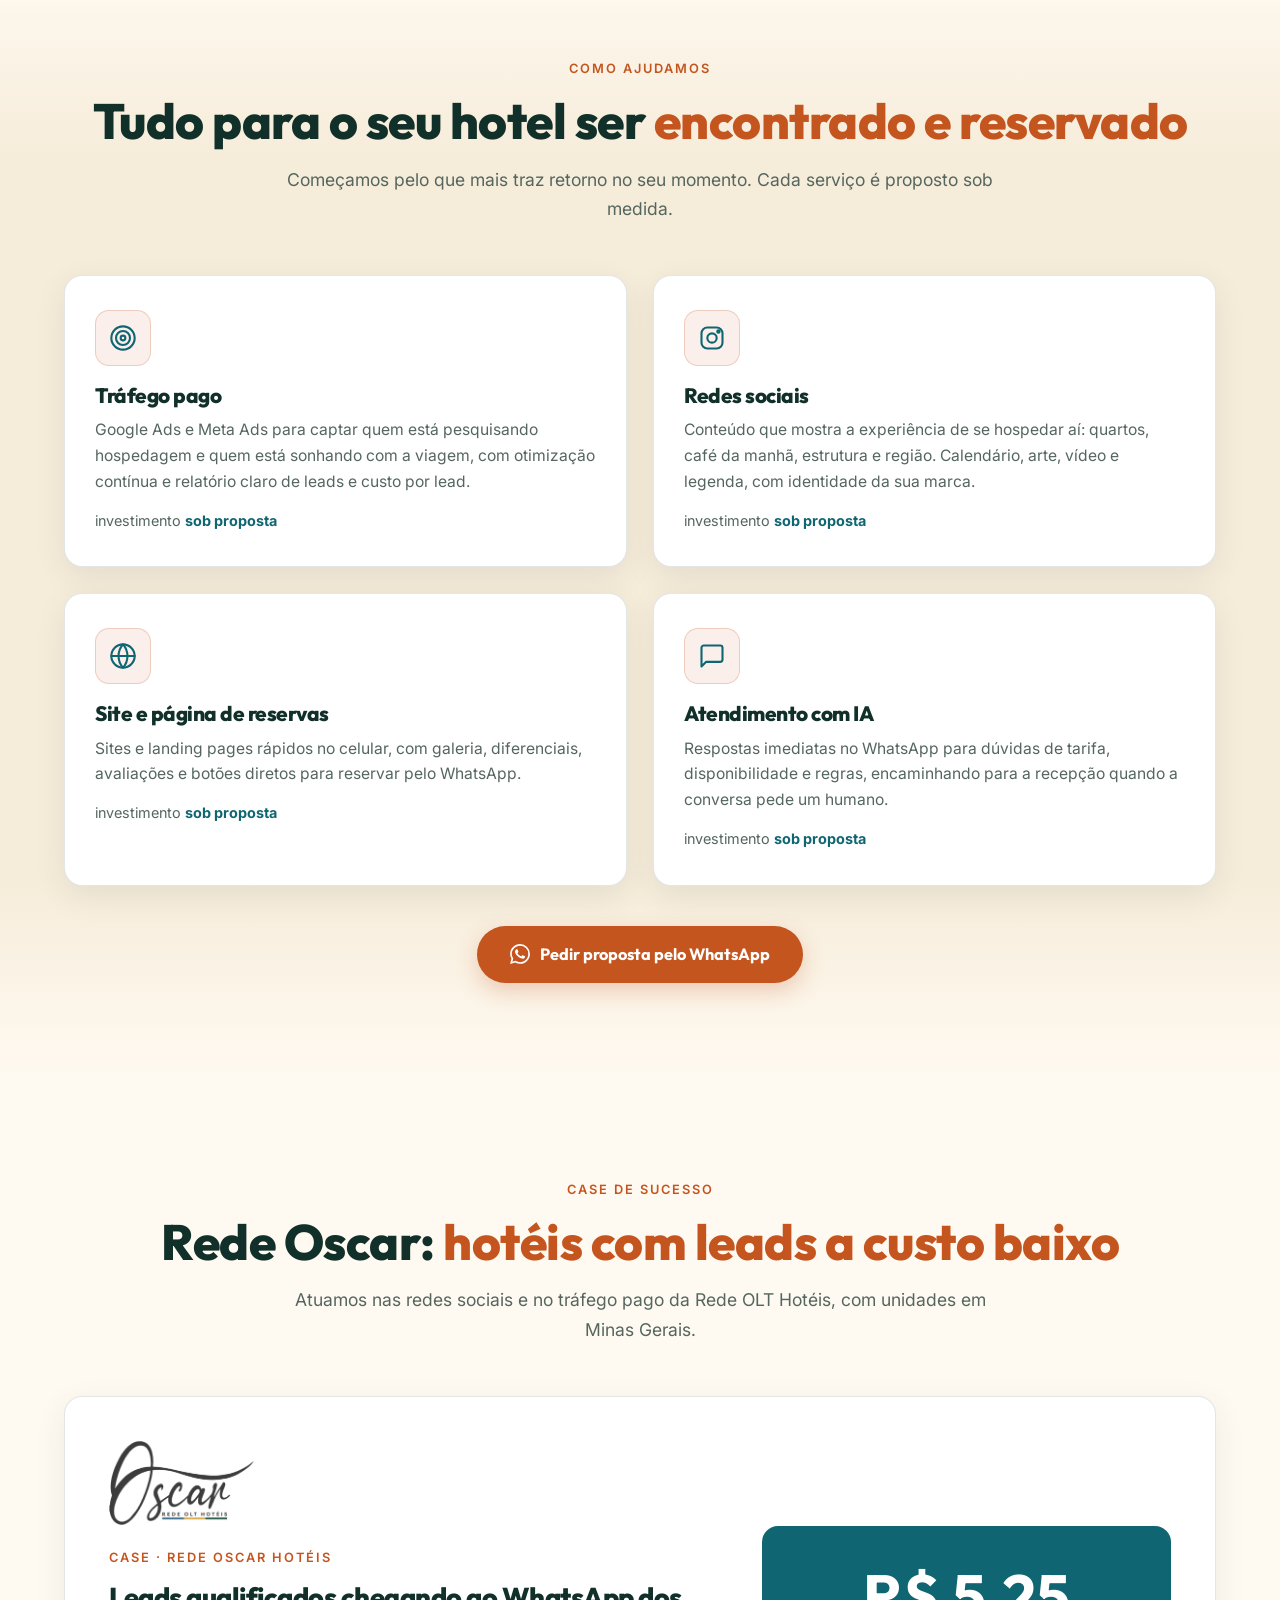
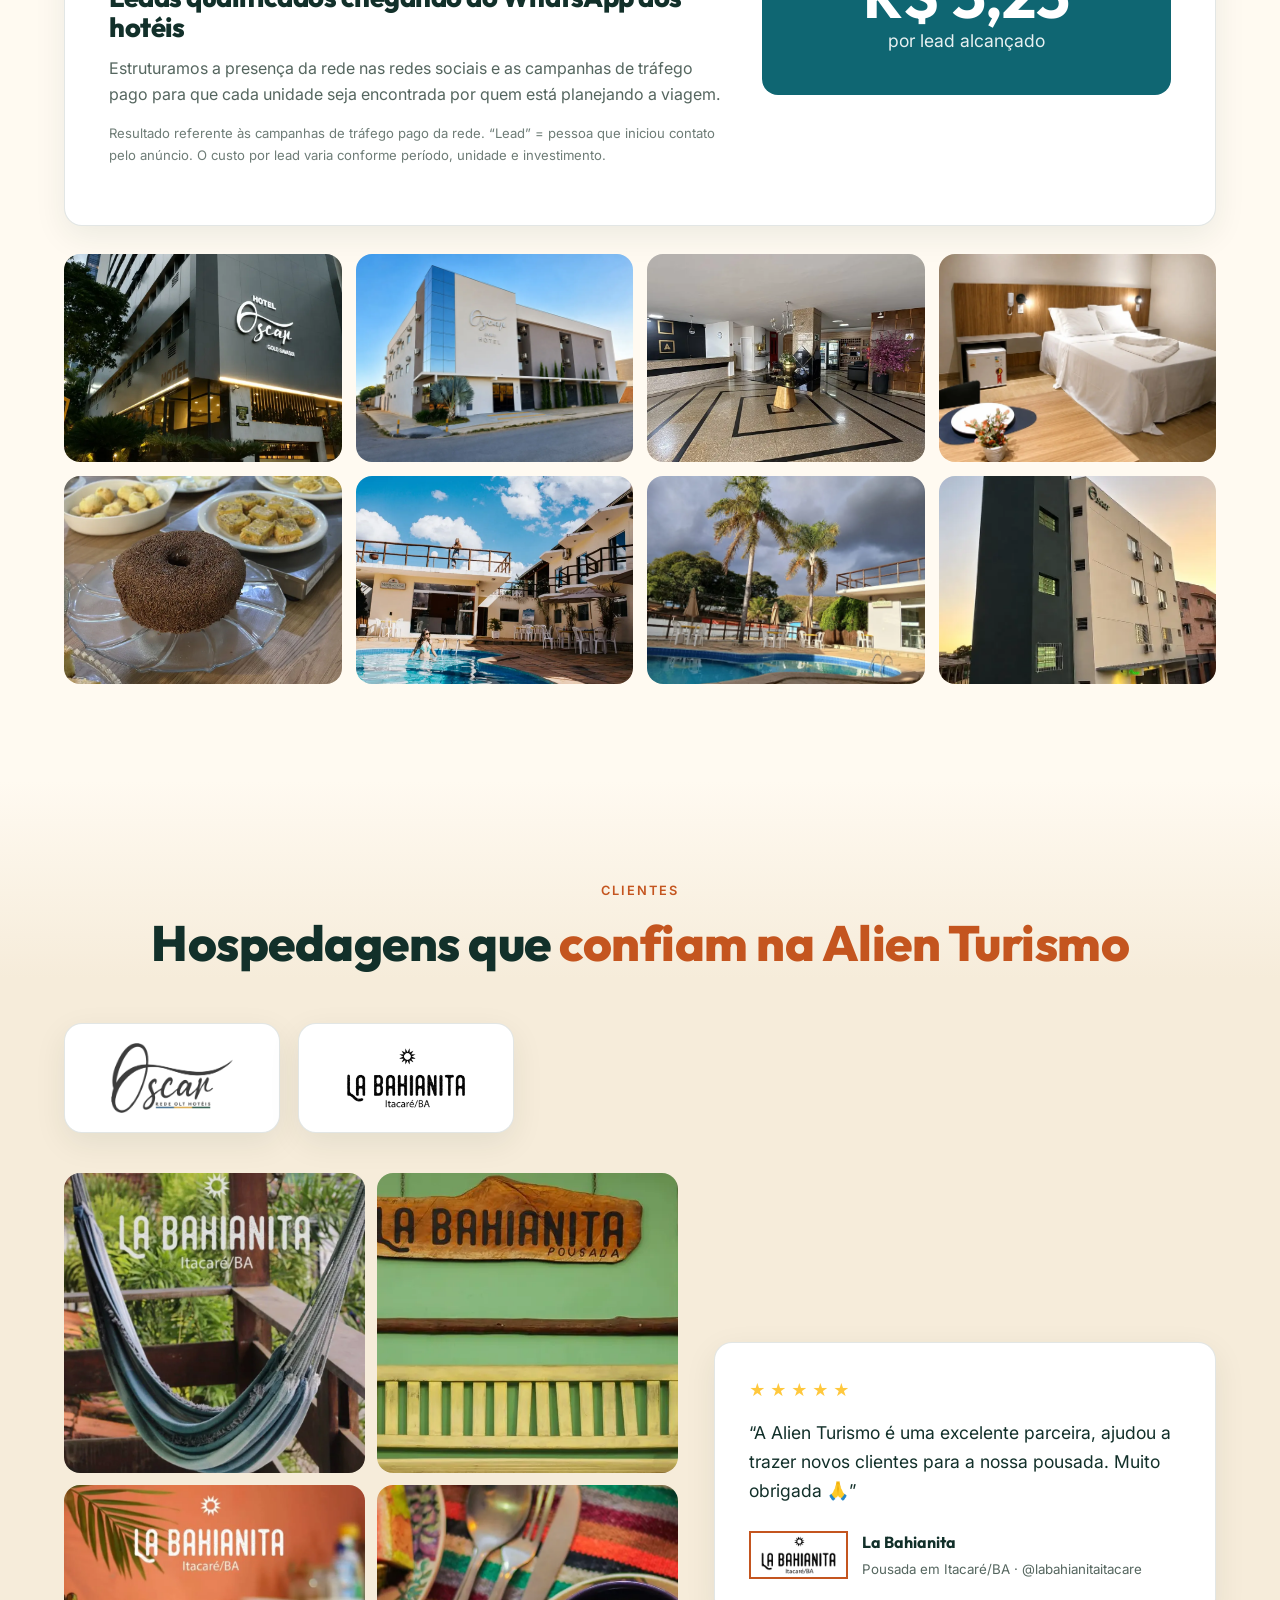
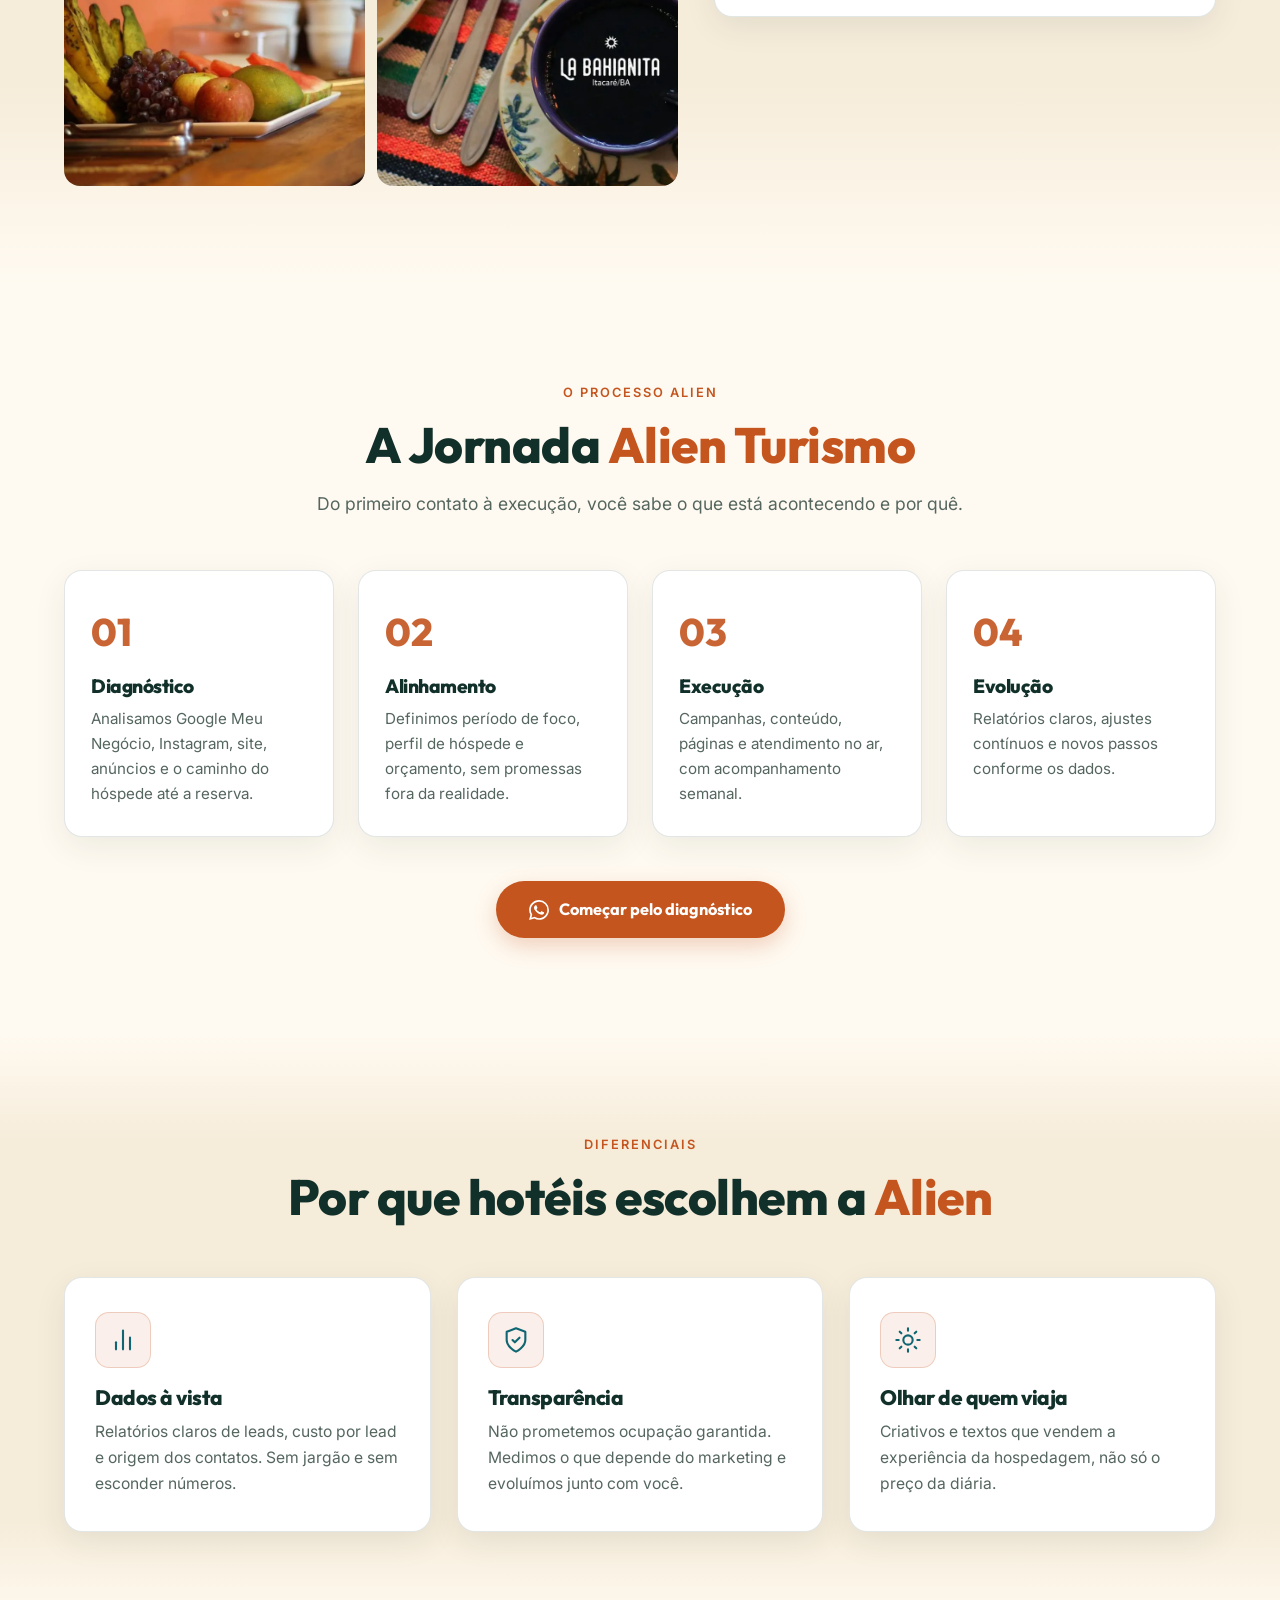
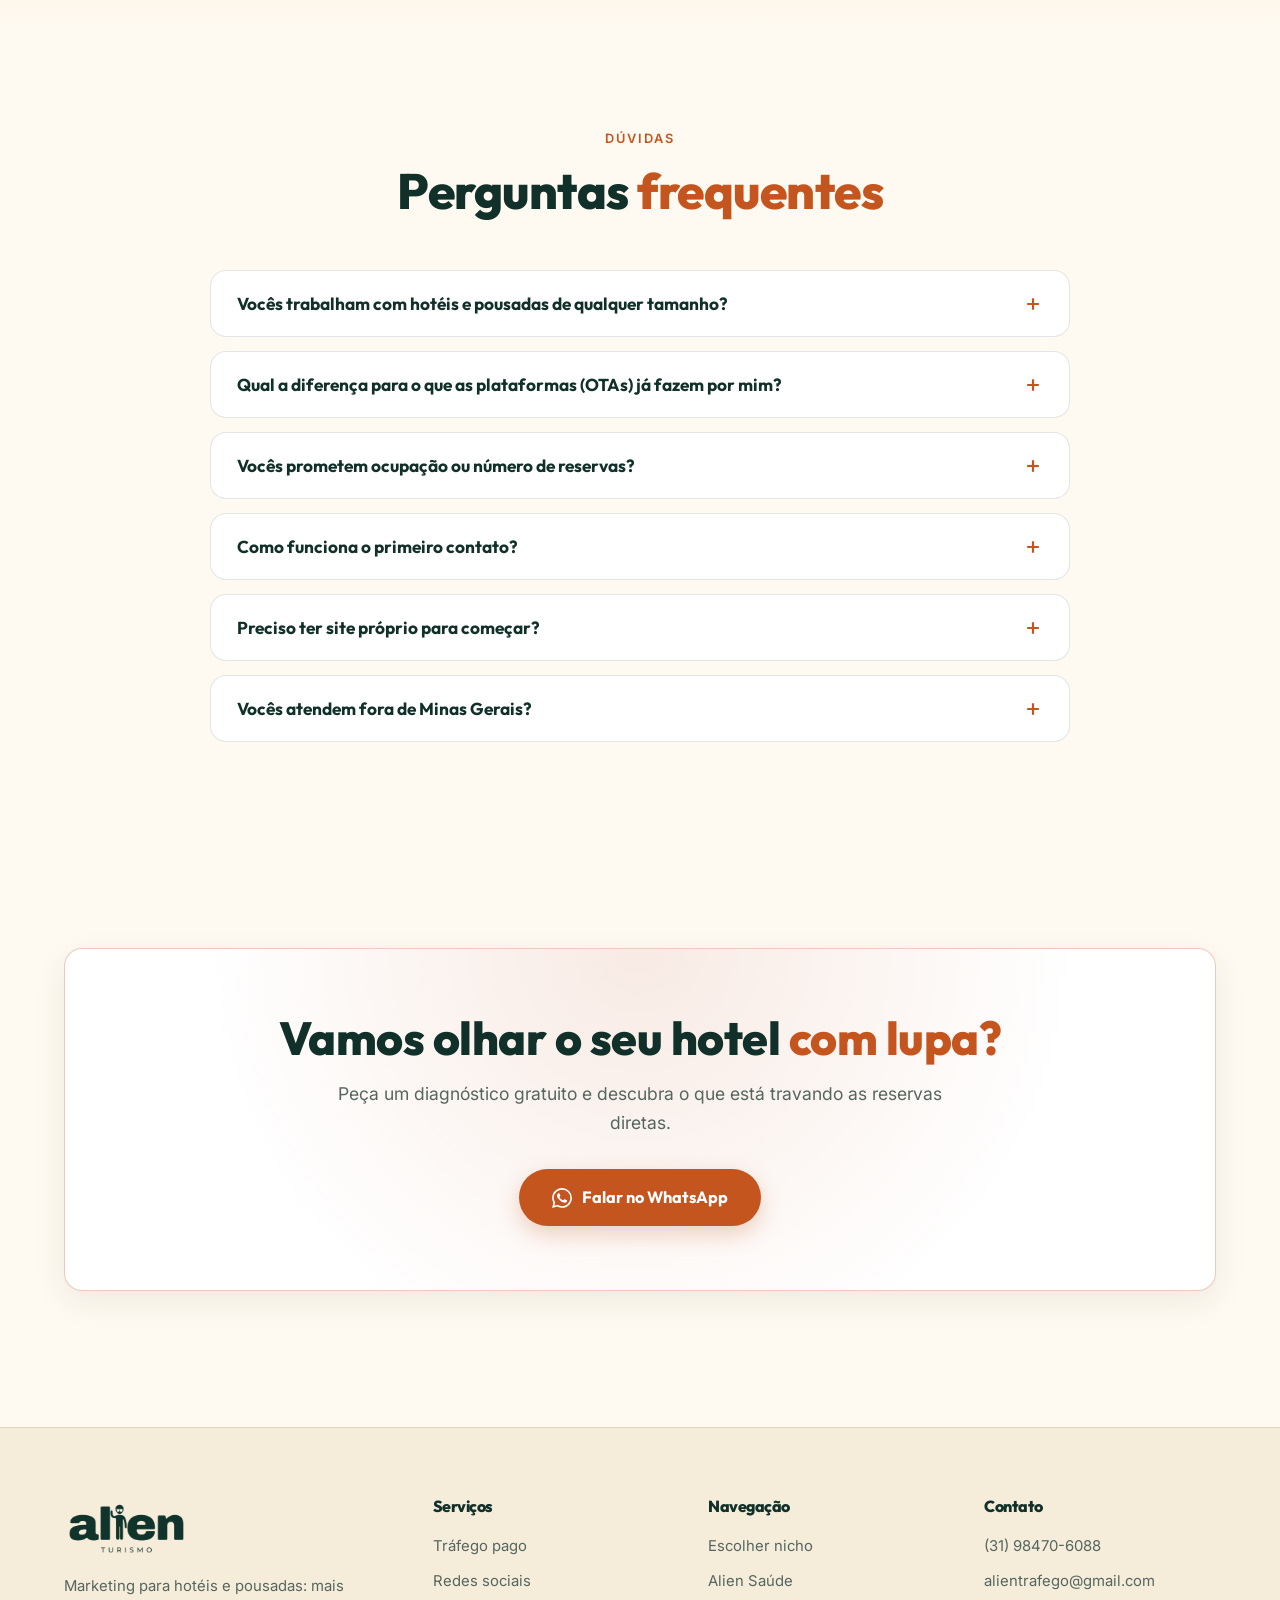
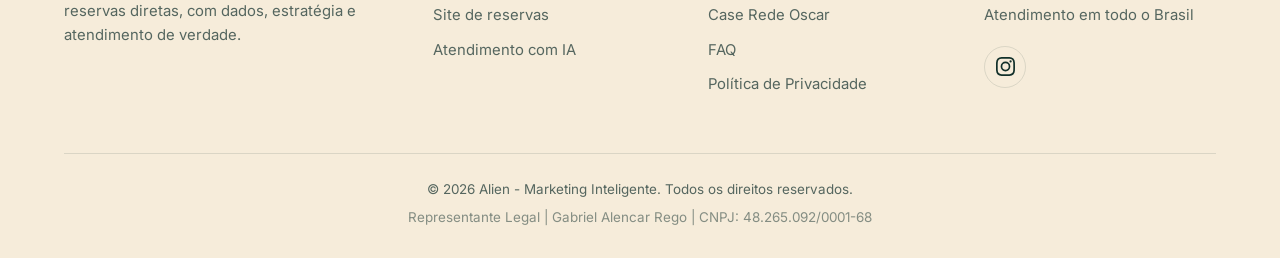
<file: turismo.html>
<!DOCTYPE html>
<html lang="pt-BR">
<head>
<meta charset="UTF-8">
<meta name="viewport" content="width=device-width, initial-scale=1.0">
<title>Alien Turismo | Marketing para hotéis e pousadas</title>
<meta name="description" content="Marketing para hotéis e pousadas: tráfego pago, redes sociais, site de reservas e atendimento com IA para aumentar reservas diretas. Case Rede Oscar.">
<link rel="canonical" href="https://alienmkt.com.br/turismo">
<meta property="og:type" content="website"><meta property="og:title" content="Alien Turismo | Marketing para hotéis e pousadas"><meta property="og:description" content="Marketing para hotéis e pousadas: tráfego pago, redes sociais, site de reservas e atendimento com IA para aumentar reservas diretas. Case Rede Oscar."><meta property="og:url" content="https://alienmkt.com.br/turismo"><meta property="og:image" content="https://alienmkt.com.br/assets/turismo/logo-alien-turismo.png"><meta property="og:locale" content="pt_BR">
<link rel="icon" href="assets/turismo/favicon.svg" type="image/svg+xml"><link rel="alternate icon" href="assets/turismo/favicon.png" type="image/png">
<link rel="preconnect" href="https://fonts.googleapis.com"><link rel="preconnect" href="https://fonts.gstatic.com" crossorigin>
<link href="https://fonts.googleapis.com/css2?family=Outfit:wght@300;400;600;700;800&family=Inter:wght@400;500;600&display=swap" rel="stylesheet">
<link rel="stylesheet" href="assets/css/site.css?v=20261108">
<link rel="stylesheet" href="assets/css/turismo.css?v=20261123">
<!-- Google tag (gtag.js) -->
    <script async src="https://www.googletagmanager.com/gtag/js?id=G-V5734NJZ1D"></script>
    <script>
      window.dataLayer = window.dataLayer || [];
      function gtag(){dataLayer.push(arguments);}
      gtag('js', new Date());

      gtag('config', 'G-V5734NJZ1D');
    </script>
    <!-- Meta Pixel Code -->
    <script>
    !function(f,b,e,v,n,t,s)
    {if(f.fbq)return;n=f.fbq=function(){n.callMethod?
    n.callMethod.apply(n,arguments):n.queue.push(arguments)};
    if(!f._fbq)f._fbq=n;n.push=n;n.loaded=!0;n.version='2.0';
    n.queue=[];t=b.createElement(e);t.async=!0;
    t.src=v;s=b.getElementsByTagName(e)[0];
    s.parentNode.insertBefore(t,s)}(window, document,'script',
    'https://connect.facebook.net/en_US/fbevents.js');
    fbq('init', '1313894637612937');
    fbq('track', 'PageView');
    </script>
    <noscript><img height="1" width="1" style="display:none"
    src="https://www.facebook.com/tr?id=1313894637612937&ev=PageView&noscript=1"
    /></noscript>
    <!-- End Meta Pixel Code -->
</head>
<body class="tema-turismo">
<header class="header"><div class="container">
<a href="turismo.html" class="logo" aria-label="Alien Turismo"><img src="assets/turismo/logo-alien-turismo.png" alt="Alien Turismo"></a>
<button class="burger" aria-label="Abrir menu" type="button"><span></span><span></span><span></span></button>
<nav class="nav">
<a href="turismo.html#servicos">Serviços</a>
<a href="turismo.html#case">Case Rede Oscar</a>
<a href="turismo.html#clientes">Clientes</a>
<a href="turismo.html#jornada">Jornada</a>
<a href="turismo.html#faq">FAQ</a>
<a href="index.html" class="nav-switch">Trocar de nicho</a>
<a href="https://wa.me/5531984706088?text=Ol%C3%A1%21%20Vim%20pelo%20site%20da%20Alien%20Turismo%20e%20gostaria%20de%20conversar." target="_blank" rel="noopener" class="btn btn-neon btn-sm"><svg viewBox="0 0 24 24" fill="currentColor"><path d="M17.472 14.382c-.297-.149-1.758-.867-2.03-.967-.273-.099-.471-.148-.67.15-.197.297-.767.966-.94 1.164-.173.199-.347.223-.644.075-.297-.15-1.255-.463-2.39-1.475-.883-.788-1.48-1.761-1.653-2.059-.173-.297-.018-.458.13-.606.134-.133.298-.347.446-.52.149-.174.198-.298.298-.497.099-.198.05-.371-.025-.52-.075-.149-.669-1.612-.916-2.207-.242-.579-.487-.5-.669-.51a12.8 12.8 0 0 0-.57-.01c-.198 0-.52.074-.792.372-.272.297-1.04 1.016-1.04 2.479 0 1.462 1.065 2.875 1.213 3.074.149.198 2.096 3.2 5.077 4.487.709.306 1.262.489 1.694.625.712.227 1.36.195 1.871.118.571-.085 1.758-.719 2.006-1.413.248-.694.248-1.289.173-1.413-.074-.124-.272-.198-.57-.347m-5.421 7.403h-.004a9.87 9.87 0 0 1-5.031-1.378l-.361-.214-3.741.982.998-3.648-.235-.374a9.86 9.86 0 0 1-1.51-5.26c.001-5.45 4.436-9.884 9.888-9.884 2.64 0 5.122 1.03 6.988 2.898a9.825 9.825 0 0 1 2.893 6.994c-.003 5.45-4.437 9.884-9.885 9.884m8.413-18.297A11.815 11.815 0 0 0 12.05 0C5.495 0 .16 5.335.157 11.892c0 2.096.547 4.142 1.588 5.945L.057 24l6.305-1.654a11.882 11.882 0 0 0 5.683 1.448h.005c6.554 0 11.89-5.335 11.893-11.893a11.821 11.821 0 0 0-3.48-8.413Z"/></svg>Fale conosco</a>
</nav></div></header>
<main>
<section class="hero hero-health hero-tur" id="hero"><div class="container hero-center">
<img class="hero-logo reveal" src="assets/turismo/avatar-pordosol.png" alt="Alien Turismo" width="96" height="96">
<span class="eyebrow reveal">Marketing para hotéis e pousadas</span>
<h1 class="reveal">Mais hóspedes reservando direto com você,<br><span class="neon">sem depender só das plataformas.</span></h1>
<p class="lead reveal">Tráfego pago, redes sociais, site de reservas e atendimento com IA no WhatsApp, integrados para o seu hotel ou pousada ser encontrado e escolhido por quem está planejando a viagem.</p>
<div class="btn-row reveal"><a href="https://wa.me/5531984706088?text=Ol%C3%A1%21%20Tenho%20um%20hotel/pousada%20e%20quero%20um%20diagn%C3%B3stico%20gratuito%20do%20marketing%20com%20a%20Alien%20Turismo." target="_blank" rel="noopener" class="btn btn-neon"><svg viewBox="0 0 24 24" fill="currentColor"><path d="M17.472 14.382c-.297-.149-1.758-.867-2.03-.967-.273-.099-.471-.148-.67.15-.197.297-.767.966-.94 1.164-.173.199-.347.223-.644.075-.297-.15-1.255-.463-2.39-1.475-.883-.788-1.48-1.761-1.653-2.059-.173-.297-.018-.458.13-.606.134-.133.298-.347.446-.52.149-.174.198-.298.298-.497.099-.198.05-.371-.025-.52-.075-.149-.669-1.612-.916-2.207-.242-.579-.487-.5-.669-.51a12.8 12.8 0 0 0-.57-.01c-.198 0-.52.074-.792.372-.272.297-1.04 1.016-1.04 2.479 0 1.462 1.065 2.875 1.213 3.074.149.198 2.096 3.2 5.077 4.487.709.306 1.262.489 1.694.625.712.227 1.36.195 1.871.118.571-.085 1.758-.719 2.006-1.413.248-.694.248-1.289.173-1.413-.074-.124-.272-.198-.57-.347m-5.421 7.403h-.004a9.87 9.87 0 0 1-5.031-1.378l-.361-.214-3.741.982.998-3.648-.235-.374a9.86 9.86 0 0 1-1.51-5.26c.001-5.45 4.436-9.884 9.888-9.884 2.64 0 5.122 1.03 6.988 2.898a9.825 9.825 0 0 1 2.893 6.994c-.003 5.45-4.437 9.884-9.885 9.884m8.413-18.297A11.815 11.815 0 0 0 12.05 0C5.495 0 .16 5.335.157 11.892c0 2.096.547 4.142 1.588 5.945L.057 24l6.305-1.654a11.882 11.882 0 0 0 5.683 1.448h.005c6.554 0 11.89-5.335 11.893-11.893a11.821 11.821 0 0 0-3.48-8.413Z"/></svg>Quero um diagnóstico gratuito</a><a href="turismo.html#case" class="btn btn-ghost">Ver case Rede Oscar</a></div>
<div class="pill-row reveal"><span class="pill">Hotéis</span><span class="pill">Pousadas</span><span class="pill">Redes hoteleiras</span><span class="pill">Flats e hospedagens</span></div>
</div></section>

<section class="section" id="problema"><div class="container">
<div class="sec-head reveal center"><span class="eyebrow">O cenário</span><h2 class="h2">Quem controla o caminho até <span class="neon">a sua reserva?</span></h2><p class="lead">Quando a maior parte dos hóspedes chega por plataformas, você paga comissão e perde o relacionamento. O canal direto é onde o hotel ganha margem e fidelidade.</p></div>
<div class="grid g3"><div class="card glass reveal"><div class="ico"><svg viewBox="0 0 24 24" stroke-linecap="round" stroke-linejoin="round"><path d="M2 18v-8a2 2 0 0 1 2-2h16a2 2 0 0 1 2 2v8"/><path d="M2 14h20"/><path d="M6 8V6a2 2 0 0 1 2-2h3a2 2 0 0 1 2 2v2"/></svg></div><h3>Reserva direta</h3><p>Anúncios e página de reserva pensados para levar o hóspede ao seu WhatsApp ou motor de reservas, sem intermediários.</p></div><div class="card glass reveal"><div class="ico"><svg viewBox="0 0 24 24" stroke-linecap="round" stroke-linejoin="round"><path d="M21 10c0 7-9 13-9 13s-9-6-9-13a9 9 0 0 1 18 0z"/><circle cx="12" cy="10" r="3"/></svg></div><h3>Presença local</h3><p>Google Meu Negócio, avaliações e Instagram alinhados, porque o hóspede pesquisa antes de decidir.</p></div><div class="card glass reveal"><div class="ico"><svg viewBox="0 0 24 24" stroke-linecap="round" stroke-linejoin="round"><path d="M21 15a2 2 0 0 1-2 2H7l-4 4V5a2 2 0 0 1 2-2h14a2 2 0 0 1 2 2z"/></svg></div><h3>Atendimento rápido</h3><p>Quem pergunta e demora a ser respondido reserva em outro lugar. Estruturamos o atendimento para responder na hora.</p></div></div>
</div></section>

<section class="section alt" id="servicos"><div class="container">
<div class="sec-head reveal center"><span class="eyebrow">Como ajudamos</span><h2 class="h2">Tudo para o seu hotel ser <span class="neon">encontrado e reservado</span></h2><p class="lead">Começamos pelo que mais traz retorno no seu momento. Cada serviço é proposto sob medida.</p></div>
<div class="grid g2">
<div class="card glass svc-t reveal" id="trafego"><div class="ico"><svg viewBox="0 0 24 24" stroke-linecap="round" stroke-linejoin="round"><circle cx="12" cy="12" r="10"/><circle cx="12" cy="12" r="6"/><circle cx="12" cy="12" r="2"/></svg></div><h3>Tráfego pago</h3><p>Google Ads e Meta Ads para captar quem está pesquisando hospedagem e quem está sonhando com a viagem, com otimização contínua e relatório claro de leads e custo por lead.</p><div class="from">investimento <b>sob proposta</b></div></div>
<div class="card glass svc-t reveal" id="redes"><div class="ico"><svg viewBox="0 0 24 24" stroke-linecap="round" stroke-linejoin="round"><rect x="3" y="3" width="18" height="18" rx="5"/><circle cx="12" cy="12" r="4"/><circle cx="17.5" cy="6.5" r="1"/></svg></div><h3>Redes sociais</h3><p>Conteúdo que mostra a experiência de se hospedar aí: quartos, café da manhã, estrutura e região. Calendário, arte, vídeo e legenda, com identidade da sua marca.</p><div class="from">investimento <b>sob proposta</b></div></div>
<div class="card glass svc-t reveal" id="site"><div class="ico"><svg viewBox="0 0 24 24" stroke-linecap="round" stroke-linejoin="round"><circle cx="12" cy="12" r="10"/><line x1="2" y1="12" x2="22" y2="12"/><path d="M12 2a15 15 0 0 1 0 20 15 15 0 0 1 0-20z"/></svg></div><h3>Site e página de reservas</h3><p>Sites e landing pages rápidos no celular, com galeria, diferenciais, avaliações e botões diretos para reservar pelo WhatsApp.</p><div class="from">investimento <b>sob proposta</b></div></div>
<div class="card glass svc-t reveal" id="ia"><div class="ico"><svg viewBox="0 0 24 24" stroke-linecap="round" stroke-linejoin="round"><path d="M21 15a2 2 0 0 1-2 2H7l-4 4V5a2 2 0 0 1 2-2h14a2 2 0 0 1 2 2z"/></svg></div><h3>Atendimento com IA</h3><p>Respostas imediatas no WhatsApp para dúvidas de tarifa, disponibilidade e regras, encaminhando para a recepção quando a conversa pede um humano.</p><div class="from">investimento <b>sob proposta</b></div></div>
</div>
<div class="btn-row reveal" style="justify-content:center;margin-top:40px"><a href="https://wa.me/5531984706088?text=Ol%C3%A1%21%20Tenho%20um%20hotel/pousada%20e%20quero%20um%20diagn%C3%B3stico%20gratuito%20do%20marketing%20com%20a%20Alien%20Turismo." target="_blank" rel="noopener" class="btn btn-neon"><svg viewBox="0 0 24 24" fill="currentColor"><path d="M17.472 14.382c-.297-.149-1.758-.867-2.03-.967-.273-.099-.471-.148-.67.15-.197.297-.767.966-.94 1.164-.173.199-.347.223-.644.075-.297-.15-1.255-.463-2.39-1.475-.883-.788-1.48-1.761-1.653-2.059-.173-.297-.018-.458.13-.606.134-.133.298-.347.446-.52.149-.174.198-.298.298-.497.099-.198.05-.371-.025-.52-.075-.149-.669-1.612-.916-2.207-.242-.579-.487-.5-.669-.51a12.8 12.8 0 0 0-.57-.01c-.198 0-.52.074-.792.372-.272.297-1.04 1.016-1.04 2.479 0 1.462 1.065 2.875 1.213 3.074.149.198 2.096 3.2 5.077 4.487.709.306 1.262.489 1.694.625.712.227 1.36.195 1.871.118.571-.085 1.758-.719 2.006-1.413.248-.694.248-1.289.173-1.413-.074-.124-.272-.198-.57-.347m-5.421 7.403h-.004a9.87 9.87 0 0 1-5.031-1.378l-.361-.214-3.741.982.998-3.648-.235-.374a9.86 9.86 0 0 1-1.51-5.26c.001-5.45 4.436-9.884 9.888-9.884 2.64 0 5.122 1.03 6.988 2.898a9.825 9.825 0 0 1 2.893 6.994c-.003 5.45-4.437 9.884-9.885 9.884m8.413-18.297A11.815 11.815 0 0 0 12.05 0C5.495 0 .16 5.335.157 11.892c0 2.096.547 4.142 1.588 5.945L.057 24l6.305-1.654a11.882 11.882 0 0 0 5.683 1.448h.005c6.554 0 11.89-5.335 11.893-11.893a11.821 11.821 0 0 0-3.48-8.413Z"/></svg>Pedir proposta pelo WhatsApp</a></div>
</div></section>

<section class="section" id="case"><div class="container">
<div class="sec-head reveal center"><span class="eyebrow">Case de sucesso</span><h2 class="h2">Rede Oscar: <span class="neon">hotéis com leads a custo baixo</span></h2><p class="lead">Atuamos nas redes sociais e no tráfego pago da Rede OLT Hotéis, com unidades em Minas Gerais.</p></div>
<div class="case glass reveal tur-case">
<div><img class="client-logo" src="assets/turismo/oscar-logo.png" alt="Oscar Rede OLT Hotéis" loading="lazy"><span class="eyebrow">Case · Rede Oscar Hotéis</span><h3>Leads qualificados chegando ao WhatsApp dos hotéis</h3>
<p>Estruturamos a presença da rede nas redes sociais e as campanhas de tráfego pago para que cada unidade seja encontrada por quem está planejando a viagem.</p>
<p class="fine">Resultado referente às campanhas de tráfego pago da rede. “Lead” = pessoa que iniciou contato pelo anúncio. O custo por lead varia conforme período, unidade e investimento.</p></div>
<div class="case-nums one"><div class="n big"><b>R$ 5,25</b><span>por lead alcançado</span></div></div>
</div>
<div class="tur-gallery"><figure class="shot reveal"><img src="assets/turismo/gold-savassi-fachada.webp" alt="Hotel Oscar Gold Savassi, Belo Horizonte" loading="lazy"></figure><figure class="shot reveal"><img src="assets/turismo/gold-jaiba-fachada.webp" alt="Hotel Oscar Gold, Jaíba" loading="lazy"></figure><figure class="shot reveal"><img src="assets/turismo/lobby.webp" alt="Lobby de hotel da rede Oscar" loading="lazy"></figure><figure class="shot reveal"><img src="assets/turismo/quarto-casal.webp" alt="Apartamento casal" loading="lazy"></figure><figure class="shot reveal"><img src="assets/turismo/cafe-da-manha-bolo.webp" alt="Café da manhã" loading="lazy"></figure><figure class="shot reveal"><img src="assets/turismo/monte-colinas-piscina.webp" alt="Pousada com piscina da rede" loading="lazy"></figure><figure class="shot reveal"><img src="assets/turismo/piscina-palmeiras.webp" alt="Área de piscina" loading="lazy"></figure><figure class="shot reveal"><img src="assets/turismo/flats-fachada.webp" alt="Oscar Flats" loading="lazy"></figure></div>
</div></section>

<section class="section alt" id="clientes"><div class="container">
<div class="sec-head reveal center"><span class="eyebrow">Clientes</span><h2 class="h2">Hospedagens que <span class="neon">confiam na Alien Turismo</span></h2></div>
<div class="clients"><div class="client glass reveal" title="Rede Oscar Hotéis"><img src="assets/turismo/oscar-logo.png" alt="Rede Oscar Hotéis" loading="lazy"></div><div class="client glass reveal" title="La Bahianita"><img src="assets/turismo/bahianita-logo.png" alt="La Bahianita Itacaré/BA" loading="lazy"></div></div>
<div class="bahia reveal"><div class="bahia-pics"><img src="assets/turismo/bahianita-rede.webp" alt="Rede na varanda da La Bahianita" loading="lazy"><img src="assets/turismo/bahianita-placa.webp" alt="Placa La Bahianita Pousada" loading="lazy"><img src="assets/turismo/bahianita-frutas.webp" alt="Café da manhã na La Bahianita" loading="lazy"><img src="assets/turismo/bahianita-cafe.webp" alt="Café na La Bahianita" loading="lazy"></div>
<div class="testi glass"><div class="stars-r">★★★★★</div><p>“A Alien Turismo é uma excelente parceira, ajudou a trazer novos clientes para a nossa pousada. Muito obrigada 🙏”</p><div class="who"><img src="assets/turismo/bahianita-logo.png" alt="La Bahianita" class="who-logo" loading="lazy"><div><b>La Bahianita</b><small>Pousada em Itacaré/BA · @labahianitaitacare</small></div></div></div></div>
</div></section>

<section class="section" id="jornada"><div class="container">
<div class="sec-head reveal center"><span class="eyebrow">O processo Alien</span><h2 class="h2">A Jornada <span class="neon">Alien Turismo</span></h2><p class="lead">Do primeiro contato à execução, você sabe o que está acontecendo e por quê.</p></div>
<div class="steps"><div class="step glass reveal"><h3>Diagnóstico</h3><p>Analisamos Google Meu Negócio, Instagram, site, anúncios e o caminho do hóspede até a reserva.</p></div><div class="step glass reveal"><h3>Alinhamento</h3><p>Definimos período de foco, perfil de hóspede e orçamento, sem promessas fora da realidade.</p></div><div class="step glass reveal"><h3>Execução</h3><p>Campanhas, conteúdo, páginas e atendimento no ar, com acompanhamento semanal.</p></div><div class="step glass reveal"><h3>Evolução</h3><p>Relatórios claros, ajustes contínuos e novos passos conforme os dados.</p></div></div>
<div class="btn-row reveal" style="justify-content:center;margin-top:44px"><a href="https://wa.me/5531984706088?text=Ol%C3%A1%21%20Tenho%20um%20hotel/pousada%20e%20quero%20um%20diagn%C3%B3stico%20gratuito%20do%20marketing%20com%20a%20Alien%20Turismo." target="_blank" rel="noopener" class="btn btn-neon"><svg viewBox="0 0 24 24" fill="currentColor"><path d="M17.472 14.382c-.297-.149-1.758-.867-2.03-.967-.273-.099-.471-.148-.67.15-.197.297-.767.966-.94 1.164-.173.199-.347.223-.644.075-.297-.15-1.255-.463-2.39-1.475-.883-.788-1.48-1.761-1.653-2.059-.173-.297-.018-.458.13-.606.134-.133.298-.347.446-.52.149-.174.198-.298.298-.497.099-.198.05-.371-.025-.52-.075-.149-.669-1.612-.916-2.207-.242-.579-.487-.5-.669-.51a12.8 12.8 0 0 0-.57-.01c-.198 0-.52.074-.792.372-.272.297-1.04 1.016-1.04 2.479 0 1.462 1.065 2.875 1.213 3.074.149.198 2.096 3.2 5.077 4.487.709.306 1.262.489 1.694.625.712.227 1.36.195 1.871.118.571-.085 1.758-.719 2.006-1.413.248-.694.248-1.289.173-1.413-.074-.124-.272-.198-.57-.347m-5.421 7.403h-.004a9.87 9.87 0 0 1-5.031-1.378l-.361-.214-3.741.982.998-3.648-.235-.374a9.86 9.86 0 0 1-1.51-5.26c.001-5.45 4.436-9.884 9.888-9.884 2.64 0 5.122 1.03 6.988 2.898a9.825 9.825 0 0 1 2.893 6.994c-.003 5.45-4.437 9.884-9.885 9.884m8.413-18.297A11.815 11.815 0 0 0 12.05 0C5.495 0 .16 5.335.157 11.892c0 2.096.547 4.142 1.588 5.945L.057 24l6.305-1.654a11.882 11.882 0 0 0 5.683 1.448h.005c6.554 0 11.89-5.335 11.893-11.893a11.821 11.821 0 0 0-3.48-8.413Z"/></svg>Começar pelo diagnóstico</a></div>
</div></section>

<section class="section alt" id="diferenciais"><div class="container">
<div class="sec-head reveal center"><span class="eyebrow">Diferenciais</span><h2 class="h2">Por que hotéis escolhem a <span class="neon">Alien</span></h2></div>
<div class="grid g3"><div class="card glass reveal"><div class="ico"><svg viewBox="0 0 24 24" stroke-linecap="round" stroke-linejoin="round"><line x1="18" y1="20" x2="18" y2="10"/><line x1="12" y1="20" x2="12" y2="4"/><line x1="6" y1="20" x2="6" y2="14"/></svg></div><h3>Dados à vista</h3><p>Relatórios claros de leads, custo por lead e origem dos contatos. Sem jargão e sem esconder números.</p></div><div class="card glass reveal"><div class="ico"><svg viewBox="0 0 24 24" stroke-linecap="round" stroke-linejoin="round"><path d="M12 22s8-4 8-10V5l-8-3-8 3v7c0 6 8 10 8 10z"/><polyline points="9 12 11 14 15 10"/></svg></div><h3>Transparência</h3><p>Não prometemos ocupação garantida. Medimos o que depende do marketing e evoluímos junto com você.</p></div><div class="card glass reveal"><div class="ico"><svg viewBox="0 0 24 24" stroke-linecap="round" stroke-linejoin="round"><circle cx="12" cy="12" r="4"/><path d="M12 2v2M12 20v2M4.9 4.9l1.4 1.4M17.7 17.7l1.4 1.4M2 12h2M20 12h2M4.9 19.1l1.4-1.4M17.7 6.3l1.4-1.4"/></svg></div><h3>Olhar de quem viaja</h3><p>Criativos e textos que vendem a experiência da hospedagem, não só o preço da diária.</p></div></div>
</div></section>

<section class="section" id="faq"><div class="container">
<div class="sec-head reveal center"><span class="eyebrow">Dúvidas</span><h2 class="h2">Perguntas <span class="neon">frequentes</span></h2></div>
<div class="faq"><div class="faq-item reveal"><button class="faq-q" type="button">Vocês trabalham com hotéis e pousadas de qualquer tamanho?<svg viewBox="0 0 24 24"><line x1="12" y1="5" x2="12" y2="19"/><line x1="5" y1="12" x2="19" y2="12"/></svg></button><div class="faq-a"><p>Sim. Atendemos desde pousadas familiares até redes com várias unidades. O que muda é o escopo: começamos pelo que mais traz reservas diretas para o seu momento e crescemos conforme os resultados aparecem.</p></div></div><div class="faq-item reveal"><button class="faq-q" type="button">Qual a diferença para o que as plataformas (OTAs) já fazem por mim?<svg viewBox="0 0 24 24"><line x1="12" y1="5" x2="12" y2="19"/><line x1="5" y1="12" x2="19" y2="12"/></svg></button><div class="faq-a"><p>As plataformas trazem hóspedes, mas cobram comissão e ficam com o relacionamento. Nosso trabalho é fortalecer o seu canal próprio: anúncios, redes sociais, site e WhatsApp levando o hóspede para reservar direto com você.</p></div></div><div class="faq-item reveal"><button class="faq-q" type="button">Vocês prometem ocupação ou número de reservas?<svg viewBox="0 0 24 24"><line x1="12" y1="5" x2="12" y2="19"/><line x1="5" y1="12" x2="19" y2="12"/></svg></button><div class="faq-a"><p>Não. Medimos o que depende do marketing: leads qualificados, custo por lead e origem das conversas. A ocupação também depende de tarifa, atendimento e sazonalidade, e acompanhamos isso junto com você.</p></div></div><div class="faq-item reveal"><button class="faq-q" type="button">Como funciona o primeiro contato?<svg viewBox="0 0 24 24"><line x1="12" y1="5" x2="12" y2="19"/><line x1="5" y1="12" x2="19" y2="12"/></svg></button><div class="faq-a"><p>Você chama no WhatsApp, fazemos um diagnóstico gratuito da presença digital do seu hotel ou pousada (Google, Instagram, site e atendimento) e apresentamos uma proposta sob medida.</p></div></div><div class="faq-item reveal"><button class="faq-q" type="button">Preciso ter site próprio para começar?<svg viewBox="0 0 24 24"><line x1="12" y1="5" x2="12" y2="19"/><line x1="5" y1="12" x2="19" y2="12"/></svg></button><div class="faq-a"><p>Não. Se ainda não tiver, criamos uma página de reservas focada em converter. Se já tiver, avaliamos o que melhorar antes de investir em anúncios.</p></div></div><div class="faq-item reveal"><button class="faq-q" type="button">Vocês atendem fora de Minas Gerais?<svg viewBox="0 0 24 24"><line x1="12" y1="5" x2="12" y2="19"/><line x1="5" y1="12" x2="19" y2="12"/></svg></button><div class="faq-a"><p>Sim, atendemos hotéis e pousadas em todo o Brasil de forma remota. A La Bahianita, em Itacaré (BA), é um exemplo.</p></div></div></div>
</div></section>
<section class="section"><div class="container"><div class="cta-band glass reveal"><h2>Vamos olhar o seu hotel <span class="neon">com lupa?</span></h2><p>Peça um diagnóstico gratuito e descubra o que está travando as reservas diretas.</p><div class="btn-row"><a href="https://wa.me/5531984706088?text=Ol%C3%A1%21%20Tenho%20um%20hotel/pousada%20e%20quero%20um%20diagn%C3%B3stico%20gratuito%20do%20marketing%20com%20a%20Alien%20Turismo." target="_blank" rel="noopener" class="btn btn-neon"><svg viewBox="0 0 24 24" fill="currentColor"><path d="M17.472 14.382c-.297-.149-1.758-.867-2.03-.967-.273-.099-.471-.148-.67.15-.197.297-.767.966-.94 1.164-.173.199-.347.223-.644.075-.297-.15-1.255-.463-2.39-1.475-.883-.788-1.48-1.761-1.653-2.059-.173-.297-.018-.458.13-.606.134-.133.298-.347.446-.52.149-.174.198-.298.298-.497.099-.198.05-.371-.025-.52-.075-.149-.669-1.612-.916-2.207-.242-.579-.487-.5-.669-.51a12.8 12.8 0 0 0-.57-.01c-.198 0-.52.074-.792.372-.272.297-1.04 1.016-1.04 2.479 0 1.462 1.065 2.875 1.213 3.074.149.198 2.096 3.2 5.077 4.487.709.306 1.262.489 1.694.625.712.227 1.36.195 1.871.118.571-.085 1.758-.719 2.006-1.413.248-.694.248-1.289.173-1.413-.074-.124-.272-.198-.57-.347m-5.421 7.403h-.004a9.87 9.87 0 0 1-5.031-1.378l-.361-.214-3.741.982.998-3.648-.235-.374a9.86 9.86 0 0 1-1.51-5.26c.001-5.45 4.436-9.884 9.888-9.884 2.64 0 5.122 1.03 6.988 2.898a9.825 9.825 0 0 1 2.893 6.994c-.003 5.45-4.437 9.884-9.885 9.884m8.413-18.297A11.815 11.815 0 0 0 12.05 0C5.495 0 .16 5.335.157 11.892c0 2.096.547 4.142 1.588 5.945L.057 24l6.305-1.654a11.882 11.882 0 0 0 5.683 1.448h.005c6.554 0 11.89-5.335 11.893-11.893a11.821 11.821 0 0 0-3.48-8.413Z"/></svg>Falar no WhatsApp</a></div></div></div></section>
</main>
<footer class="footer"><div class="container"><div class="f-grid">
<div class="f-brand"><img src="assets/turismo/logo-alien-turismo.png" alt="Alien Turismo" style="height:60px;width:auto"><p>Marketing para hotéis e pousadas: mais reservas diretas, com dados, estratégia e atendimento de verdade.</p></div>
<div><h4>Serviços</h4><ul><li><a href="turismo.html#trafego">Tráfego pago</a></li><li><a href="turismo.html#redes">Redes sociais</a></li><li><a href="turismo.html#site">Site de reservas</a></li><li><a href="turismo.html#ia">Atendimento com IA</a></li></ul></div>
<div><h4>Navegação</h4><ul><li><a href="index.html">Escolher nicho</a></li><li><a href="saude.html">Alien Saúde</a></li><li><a href="turismo.html#case">Case Rede Oscar</a></li><li><a href="turismo.html#faq">FAQ</a></li><li><a href="privacidade.html">Política de Privacidade</a></li></ul></div>
<div><h4>Contato</h4><ul><li><a href="https://wa.me/5531984706088?text=Ol%C3%A1%21%20Vim%20pelo%20site%20da%20Alien%20Turismo." target="_blank" rel="noopener">(31) 98470-6088</a></li><li><a href="mailto:alientrafego@gmail.com">alientrafego@gmail.com</a></li><li>Atendimento em todo o Brasil</li></ul><div class="social" style="margin-top:18px"><a href="https://www.instagram.com/alien_turismo/" target="_blank" rel="noopener" title="Instagram @alien_turismo" aria-label="Instagram"><svg viewBox="0 0 24 24"><path d="M12 2.163c3.204 0 3.584.012 4.85.07 3.252.148 4.771 1.691 4.919 4.919.058 1.265.069 1.645.069 4.849 0 3.205-.012 3.584-.069 4.849-.149 3.225-1.664 4.771-4.919 4.919-1.266.058-1.644.07-4.85.07-3.204 0-3.584-.012-4.849-.07-3.26-.149-4.771-1.699-4.919-4.92-.058-1.265-.07-1.644-.07-4.849 0-3.204.013-3.583.07-4.849.149-3.227 1.664-4.771 4.919-4.919 1.266-.057 1.645-.069 4.849-.069zM12 0C8.741 0 8.333.014 7.053.072 2.695.272.273 2.69.073 7.051.014 8.333 0 8.741 0 12c0 3.259.014 3.668.072 4.948.2 4.358 2.618 6.78 6.98 6.98 1.281.058 1.689.072 4.948.072 3.259 0 3.668-.014 4.948-.072 4.354-.2 6.782-2.618 6.979-6.98.059-1.28.073-1.689.073-4.948 0-3.259-.014-3.667-.072-4.947-.196-4.354-2.617-6.78-6.979-6.98C15.668.014 15.259 0 12 0zm0 5.838a6.162 6.162 0 1 0 0 12.324 6.162 6.162 0 0 0 0-12.324zM12 16a4 4 0 1 1 0-8 4 4 0 0 1 0 8zm6.406-11.845a1.44 1.44 0 1 0 0 2.881 1.44 1.44 0 0 0 0-2.881z"/></svg></a></div></div>
</div><div class="f-bottom"><p>&copy; 2026 Alien - Marketing Inteligente. Todos os direitos reservados.</p><p>Representante Legal | Gabriel Alencar Rego | CNPJ: 48.265.092/0001-68</p></div></div></footer>
<a href="https://wa.me/5531984706088?text=Ol%C3%A1%21%20Vim%20pelo%20site%20da%20Alien%20Turismo%20e%20tenho%20um%20hotel/pousada." target="_blank" rel="noopener" class="wa-float" aria-label="Falar no WhatsApp"><svg viewBox="0 0 24 24" fill="currentColor"><path d="M17.472 14.382c-.297-.149-1.758-.867-2.03-.967-.273-.099-.471-.148-.67.15-.197.297-.767.966-.94 1.164-.173.199-.347.223-.644.075-.297-.15-1.255-.463-2.39-1.475-.883-.788-1.48-1.761-1.653-2.059-.173-.297-.018-.458.13-.606.134-.133.298-.347.446-.52.149-.174.198-.298.298-.497.099-.198.05-.371-.025-.52-.075-.149-.669-1.612-.916-2.207-.242-.579-.487-.5-.669-.51a12.8 12.8 0 0 0-.57-.01c-.198 0-.52.074-.792.372-.272.297-1.04 1.016-1.04 2.479 0 1.462 1.065 2.875 1.213 3.074.149.198 2.096 3.2 5.077 4.487.709.306 1.262.489 1.694.625.712.227 1.36.195 1.871.118.571-.085 1.758-.719 2.006-1.413.248-.694.248-1.289.173-1.413-.074-.124-.272-.198-.57-.347m-5.421 7.403h-.004a9.87 9.87 0 0 1-5.031-1.378l-.361-.214-3.741.982.998-3.648-.235-.374a9.86 9.86 0 0 1-1.51-5.26c.001-5.45 4.436-9.884 9.888-9.884 2.64 0 5.122 1.03 6.988 2.898a9.825 9.825 0 0 1 2.893 6.994c-.003 5.45-4.437 9.884-9.885 9.884m8.413-18.297A11.815 11.815 0 0 0 12.05 0C5.495 0 .16 5.335.157 11.892c0 2.096.547 4.142 1.588 5.945L.057 24l6.305-1.654a11.882 11.882 0 0 0 5.683 1.448h.005c6.554 0 11.89-5.335 11.893-11.893a11.821 11.821 0 0 0-3.48-8.413Z"/></svg></a>
<script src="assets/js/site.js?v=20261108"></script>
</body>
</html>
</file>
<file: assets/css/site.css>
/* =========================================================
   ALIEN — Marketing Inteligente · Folha de estilo do site
   ========================================================= */
:root{
  --neon:#17855c; --neon-glow:rgba(23,133,92,.22); --neon-soft:rgba(23,133,92,.08);
  --bg:#ffffff; --bg-2:#f3f8f6; --glass:#ffffff; --line:rgba(16,52,44,.11);
  --text:#10342c; --muted:#4f6760; --font-h:'Outfit',sans-serif; --font-b:'Inter',sans-serif;
  --radius:18px; --max:1200px; --shadow:0 10px 32px rgba(16,52,44,.07);
}
*{margin:0;padding:0;box-sizing:border-box}
html{scroll-behavior:smooth;scroll-padding-top:96px}
body{background:var(--bg);color:var(--text);font-family:var(--font-b);line-height:1.65;overflow-x:hidden;-webkit-font-smoothing:antialiased}
img{max-width:100%;display:block}
a{color:inherit;text-decoration:none}
h1,h2,h3,h4{font-family:var(--font-h);font-weight:800;line-height:1.12;letter-spacing:-.5px}
ul{list-style:none}
.neon{color:var(--neon);text-shadow:0 0 14px var(--neon-glow)}
.container{width:100%;max-width:var(--max);margin:0 auto;padding:0 24px}

/* ---------- Fundo ---------- */
.bg-video{position:fixed;inset:0;width:100vw;height:100vh;object-fit:cover;z-index:-3;opacity:.45}
.stars{position:fixed;inset:0;z-index:-2;background:
  radial-gradient(circle at 15% 25%,rgba(0,255,136,.07),transparent 42%),
  radial-gradient(circle at 85% 75%,rgba(0,255,136,.05),transparent 42%),rgba(5,5,8,.82)}
.stars::after{content:"";position:absolute;inset:0;opacity:.55;background-size:800px 800px;background-image:
  radial-gradient(1px 1px at 25px 50px,#fff,transparent),radial-gradient(1.5px 1.5px at 150px 200px,rgba(255,255,255,.8),transparent),
  radial-gradient(1px 1px at 300px 100px,#fff,transparent),radial-gradient(2px 2px at 450px 300px,rgba(0,255,136,.4),transparent),
  radial-gradient(1px 1px at 600px 50px,#fff,transparent),radial-gradient(1px 1px at 700px 600px,#fff,transparent)}

/* ---------- Botões ---------- */
.btn{display:inline-flex;align-items:center;justify-content:center;gap:10px;font-family:var(--font-h);font-weight:700;font-size:1.02rem;padding:14px 32px;border-radius:50px;border:1px solid transparent;cursor:pointer;transition:.3s;white-space:nowrap}
.btn svg{width:20px;height:20px;flex:none}
.btn-neon{background:var(--neon);color:#001a0d;box-shadow:0 0 22px var(--neon-glow)}
.btn-neon:hover{transform:translateY(-3px);box-shadow:0 0 38px rgba(0,255,136,.7)}
.btn-ghost{background:transparent;color:var(--neon);border-color:var(--neon)}
.btn-ghost:hover{background:var(--neon-soft);box-shadow:0 0 16px var(--neon-glow)}
.btn-sm{padding:9px 22px;font-size:.92rem}
.btn-block{width:100%}
.btn-row{display:flex;flex-wrap:wrap;gap:14px}

/* ---------- Header ---------- */
.header{position:fixed;top:0;left:0;right:0;z-index:1000;padding:14px 0;transition:.3s}
.header.scrolled{background:rgba(5,5,8,.82);backdrop-filter:blur(16px);-webkit-backdrop-filter:blur(16px);border-bottom:1px solid var(--line);padding:8px 0}
.header .container{display:flex;align-items:center;justify-content:space-between;gap:24px}
.logo img{height:44px;width:auto}
.nav{display:flex;align-items:center;gap:30px}
.nav>a,.nav .dd>button{color:var(--text);font-size:.95rem;font-weight:500;background:none;border:0;cursor:pointer;font-family:inherit;transition:color .25s;display:inline-flex;align-items:center;gap:6px}
.nav>a:hover,.nav .dd>button:hover,.nav a.active{color:var(--neon)}
.dd{position:relative}
.dd>button svg{width:14px;height:14px;transition:.25s}
.dd-menu{position:absolute;top:calc(100% + 14px);left:-20px;min-width:330px;padding:10px;border-radius:16px;background:rgba(10,10,16,.96);border:1px solid var(--line);backdrop-filter:blur(18px);opacity:0;visibility:hidden;transform:translateY(8px);transition:.25s;box-shadow:0 20px 50px rgba(0,0,0,.6)}
.dd:hover .dd-menu,.dd.open .dd-menu{opacity:1;visibility:visible;transform:none}
.dd:hover>button svg,.dd.open>button svg{transform:rotate(180deg)}
.dd-menu a{display:flex;gap:14px;align-items:center;padding:12px 14px;border-radius:12px;transition:.2s}
.dd-menu a:hover{background:var(--neon-soft)}
.dd-menu .ic{width:38px;height:38px;border-radius:10px;background:var(--neon-soft);border:1px solid rgba(0,255,136,.2);display:grid;place-items:center;flex:none}
.dd-menu .ic svg{width:20px;height:20px;stroke:var(--neon);fill:none;stroke-width:2}
.dd-menu strong{display:block;font-family:var(--font-h);font-size:.95rem}
.dd-menu small{display:block;color:var(--muted);font-size:.8rem;line-height:1.35;margin-top:2px}
.dd::after{content:"";position:absolute;left:0;right:0;top:100%;height:22px}
.burger{display:none;background:none;border:0;cursor:pointer;padding:6px}
.burger span{display:block;width:26px;height:3px;margin:5px 0;background:var(--neon);border-radius:2px;transition:.3s}

/* ---------- Seções ---------- */
.section{padding:96px 0;position:relative}
.section.alt{background:linear-gradient(180deg,transparent,rgba(255,255,255,.025),transparent)}
.eyebrow{display:inline-block;font-size:.8rem;letter-spacing:2px;text-transform:uppercase;color:var(--neon);font-weight:600;margin-bottom:14px}
.h2{font-size:clamp(2rem,4.2vw,3.1rem);margin-bottom:16px}
.lead{color:var(--muted);font-size:1.1rem;max-width:720px}
.center{text-align:center}.center .lead{margin-left:auto;margin-right:auto}
.sec-head{margin-bottom:52px}
.glass{background:var(--glass);border:1px solid var(--line);border-radius:var(--radius);backdrop-filter:blur(14px);-webkit-backdrop-filter:blur(14px)}

/* ---------- Hero ---------- */
.hero{min-height:100vh;display:flex;align-items:center;padding:150px 0 80px;position:relative}
.hero.sm{min-height:auto;padding:150px 0 80px}
.hero.sm h1{font-size:clamp(2.1rem,4.3vw,3.5rem)}
.hero h1{font-size:clamp(2.3rem,5.4vw,4.4rem);margin-bottom:22px}
.hero .lead{font-size:1.2rem;margin-bottom:36px}
.hero-center{text-align:center}.hero-center .lead{margin-left:auto;margin-right:auto}.hero-center .btn-row{justify-content:center}
.hero-grid{display:grid;grid-template-columns:1.15fr .85fr;gap:56px;align-items:center}
.crumbs{font-size:.85rem;color:var(--muted);margin-bottom:22px}
.crumbs a:hover{color:var(--neon)}
.crumbs span{margin:0 8px;opacity:.5}
.tag-line{margin-top:34px;font-size:.85rem;letter-spacing:1.5px;text-transform:uppercase;color:var(--neon);opacity:.85}
.trust{display:flex;flex-wrap:wrap;gap:12px 28px;margin-top:34px;color:var(--muted);font-size:.92rem}
.trust li{display:flex;align-items:center;gap:8px}
.trust svg{width:18px;height:18px;stroke:var(--neon);fill:none;stroke-width:2.5}

/* ---------- Grids / cards ---------- */
.grid{display:grid;gap:26px}
.g2{grid-template-columns:repeat(2,1fr)}.g3{grid-template-columns:repeat(3,1fr)}.g4{grid-template-columns:repeat(4,1fr)}
.card{padding:34px 30px;transition:transform .35s,border-color .3s,box-shadow .3s}
.card:hover{transform:translateY(-8px);border-color:rgba(0,255,136,.45);box-shadow:0 16px 40px rgba(0,255,136,.09)}
.card h3{font-size:1.3rem;margin:18px 0 10px}
.card p{color:var(--muted);font-size:.98rem}
.ico{width:56px;height:56px;border-radius:14px;background:var(--neon-soft);border:1px solid rgba(0,255,136,.22);display:grid;place-items:center}
.ico svg{width:28px;height:28px;stroke:var(--neon);fill:none;stroke-width:1.8;stroke-linecap:round;stroke-linejoin:round}
.link-arrow{display:inline-flex;align-items:center;gap:8px;margin-top:18px;color:var(--neon);font-weight:600;font-family:var(--font-h)}
.link-arrow svg{width:18px;height:18px;transition:.25s}
.card:hover .link-arrow svg{transform:translateX(5px)}

/* cartões de serviço (home) */
.svc{display:flex;flex-direction:column;padding:0;overflow:hidden}
.svc .svc-body{padding:30px 28px 30px;display:flex;flex-direction:column;flex:1}
.svc .svc-body p{flex:1}
.svc .svc-media{height:190px;background:radial-gradient(circle at 50% 0,rgba(0,255,136,.16),transparent 70%),#0b0b12;display:grid;place-items:center;border-bottom:1px solid var(--line);overflow:hidden}
.svc .svc-media img{height:100%;width:100%;object-fit:cover;object-position:50% 90%}
.svc .svc-media .ico{width:84px;height:84px;border-radius:22px}.svc .svc-media .ico svg{width:42px;height:42px}
.svc .from{margin-top:16px;font-size:.85rem;color:var(--muted)}
.svc .from b{color:var(--neon);font-family:var(--font-h);font-size:1.1rem}

/* ---------- Split ---------- */
.split{display:grid;grid-template-columns:1fr 1fr;gap:64px;align-items:center}
.split.rev>:first-child{order:2}
.split p{color:var(--muted);margin-bottom:16px;font-size:1.05rem}
.split p strong{color:var(--text)}
.checklist li{display:flex;gap:12px;align-items:flex-start;margin-bottom:14px;color:#d8d8e4}
.checklist svg{width:22px;height:22px;flex:none;margin-top:2px;stroke:var(--neon);fill:none;stroke-width:2.6}
.panel{padding:38px}
.panel h3{font-size:1.4rem;margin-bottom:18px}

/* comparativo */
.compare{width:100%;border-collapse:separate;border-spacing:0;overflow:hidden;border-radius:var(--radius);border:1px solid var(--line)}
.compare th,.compare td{padding:16px 20px;text-align:left;border-bottom:1px solid var(--line);font-size:.97rem}
.compare th{font-family:var(--font-h);background:rgba(255,255,255,.04)}
.compare th.hl,.compare td.hl{background:var(--neon-soft);color:#e9fff4}
.compare tr:last-child td{border-bottom:0}
.compare td:first-child{color:var(--muted)}

/* ---------- Passos ---------- */
.steps{counter-reset:s;display:grid;grid-template-columns:repeat(4,1fr);gap:24px}
.step{padding:30px 26px;position:relative}
.step::before{counter-increment:s;content:"0" counter(s);font-family:var(--font-h);font-weight:800;font-size:2.4rem;color:var(--neon);opacity:.9;display:block;margin-bottom:12px;text-shadow:0 0 14px var(--neon-glow)}
.step h3{font-size:1.2rem;margin-bottom:8px}.step p{color:var(--muted);font-size:.95rem}

/* ---------- Preços ---------- */
.pricing{display:grid;grid-template-columns:repeat(3,1fr);gap:26px;align-items:stretch}
.plan{padding:38px 30px;display:flex;flex-direction:column;position:relative;transition:.3s}
.plan:hover{transform:translateY(-6px)}
.plan.pop{border-color:var(--neon);box-shadow:0 0 34px rgba(0,255,136,.16);background:linear-gradient(180deg,rgba(0,255,136,.07),var(--glass))}
.badge{position:absolute;top:-14px;left:50%;transform:translateX(-50%);background:var(--neon);color:#001a0d;font-family:var(--font-h);font-weight:800;font-size:.78rem;padding:6px 16px;border-radius:50px;white-space:nowrap}
.badge.soft{background:#12121a;color:var(--neon);border:1px solid rgba(0,255,136,.4)}
.plan h3{font-size:1.5rem}
.plan .sub{color:var(--muted);font-size:.94rem;margin:8px 0 22px;min-height:68px}
.price-box{padding:18px 0;border-top:1px solid var(--line);border-bottom:1px solid var(--line);margin-bottom:22px}
.price-box small{display:block;color:var(--muted);font-size:.8rem;text-transform:uppercase;letter-spacing:1px}
.price{font-family:var(--font-h);font-weight:800;font-size:2.7rem;line-height:1.1;margin:4px 0}
.price span{font-size:1rem;color:var(--muted);font-weight:500}
.price.txt{font-size:1.7rem}
.price-tag{display:inline-block;font-size:.8rem;color:var(--neon);background:var(--neon-soft);padding:3px 12px;border-radius:50px;margin-top:4px}
.plan .checklist{flex:1;margin-bottom:26px}
.plan .checklist li{font-size:.93rem;margin-bottom:11px}
.note{margin-top:30px;text-align:center;color:var(--muted);font-size:.9rem}

/* ---------- Placas: galeria ---------- */
.tabs{display:flex;flex-wrap:wrap;justify-content:center;gap:10px;margin-bottom:38px}
.tab{background:rgba(255,255,255,.04);border:1px solid var(--line);color:var(--text);padding:9px 22px;border-radius:50px;cursor:pointer;font-family:var(--font-h);font-weight:600;font-size:.92rem;transition:.25s}
.tab:hover{border-color:var(--neon)}.tab.on{background:var(--neon);color:#001a0d;border-color:var(--neon)}
.models{display:grid;grid-template-columns:repeat(4,1fr);gap:24px}
.model{overflow:hidden;display:flex;flex-direction:column;transition:.35s}
.model:hover{transform:translateY(-8px);border-color:rgba(0,255,136,.45);box-shadow:0 16px 40px rgba(0,255,136,.1)}
.model.hide{display:none}
.model .pic{aspect-ratio:4/5;background:radial-gradient(circle at 50% 20%,rgba(255,255,255,.07),transparent 70%),#0c0c13;display:grid;place-items:center;overflow:hidden}
.model .pic img{width:100%;height:100%;object-fit:cover;transition:transform .5s}
.model:hover .pic img{transform:scale(1.05)}
.model .info{padding:20px 22px 24px;display:flex;flex-direction:column;gap:6px;flex:1}
.model h3{font-size:1.15rem}.model p{color:var(--muted);font-size:.88rem;flex:1}
.model .btn{margin-top:12px}
.showcase{display:grid;grid-template-columns:repeat(2,1fr);gap:18px}
.showcase img{border-radius:18px;border:1px solid var(--line);width:100%;height:100%;object-fit:cover}
.showcase .tall{grid-row:span 1}
.chips{display:flex;flex-wrap:wrap;gap:10px;margin-top:6px}
.chip{padding:8px 18px;border-radius:50px;border:1px solid var(--line);background:rgba(255,255,255,.04);font-size:.92rem}

/* ---------- Portfólio / clientes ---------- */
.portfolio{display:grid;grid-template-columns:repeat(auto-fill,minmax(230px,1fr));gap:20px}
.pf{padding:26px 20px;text-align:center;display:flex;flex-direction:column;align-items:center;gap:12px;transition:.3s}
.pf:hover{border-color:var(--neon);box-shadow:0 0 28px rgba(0,255,136,.15);transform:translateY(-5px)}
.pf img{height:64px;width:auto;max-width:150px;object-fit:contain;border-radius:10px}
.pf b{font-family:var(--font-h);color:var(--neon);font-size:.95rem}
.pf span{font-size:.85rem;color:var(--muted)}
.clients{display:grid;grid-template-columns:repeat(5,1fr);gap:18px}
.client{height:110px;display:grid;place-items:center;padding:18px;transition:.3s}
.client:hover{border-color:rgba(0,255,136,.5)}
.client img{max-height:72px;max-width:100%;object-fit:contain}
.client img.lighten{filter:brightness(1.6)}

/* depoimentos */
.carousel{position:relative}
.car-viewport{overflow:hidden}
.car-track{display:flex;transition:transform .55s cubic-bezier(.4,0,.2,1)}
.car-slide{flex:0 0 100%;padding:6px}
.testi{padding:40px;max-width:820px;margin:0 auto}
.stars-r{color:#ffc83d;letter-spacing:4px;margin-bottom:14px}
.testi p{font-size:1.12rem;color:#e6e6ef;margin-bottom:24px}
.who{display:flex;align-items:center;gap:14px}
.who img{width:54px;height:54px;border-radius:50%;object-fit:cover;border:2px solid var(--neon)}
.who b{display:block;font-family:var(--font-h)}.who small{color:var(--muted)}
.car-btn{position:absolute;top:50%;transform:translateY(-50%);width:46px;height:46px;border-radius:50%;background:rgba(10,10,16,.9);border:1px solid var(--line);color:var(--neon);cursor:pointer;display:grid;place-items:center;transition:.25s;z-index:2}
.car-btn:hover{border-color:var(--neon);box-shadow:0 0 14px var(--neon-glow)}
.car-btn svg{width:20px;height:20px;stroke:currentColor;fill:none;stroke-width:2.6}
.car-btn.prev{left:-6px}.car-btn.next{right:-6px}
.dots{display:flex;justify-content:center;gap:10px;margin-top:26px}
.dot{width:10px;height:10px;border-radius:50%;background:rgba(255,255,255,.2);border:0;cursor:pointer;transition:.3s}
.dot.on{background:var(--neon);width:28px;border-radius:6px}

/* manifesto / fundador */
.quote-box{padding:18px 22px;border-left:3px solid var(--neon);background:var(--neon-soft);border-radius:0 14px 14px 0;font-style:italic;font-size:1.05rem}
.founder{display:grid;grid-template-columns:.8fr 1.2fr;gap:56px;align-items:center}
.founder video{width:100%;border-radius:var(--radius);border:1px solid var(--line);margin-bottom:22px;max-height:460px;object-fit:cover}
.manifesto{padding:44px 48px;max-width:880px;margin:0 auto}
.manifesto p{margin-bottom:16px;color:#d3d3df;font-size:1.05rem}
.manifesto .big{font-family:var(--font-h);font-size:1.5rem;font-weight:700;text-align:center;margin-top:26px;color:#fff;line-height:1.35}

/* ---------- FAQ ---------- */
.faq{max-width:860px;margin:0 auto}
.faq-item{border:1px solid var(--line);background:var(--glass);border-radius:16px;margin-bottom:14px;overflow:hidden;transition:.3s}
.faq-item.open{border-color:rgba(0,255,136,.45)}
.faq-q{width:100%;text-align:left;background:none;border:0;color:var(--text);font-family:var(--font-h);font-weight:700;font-size:1.08rem;padding:22px 26px;cursor:pointer;display:flex;justify-content:space-between;gap:16px;align-items:center}
.faq-q svg{width:20px;height:20px;stroke:var(--neon);fill:none;stroke-width:2.6;flex:none;transition:.3s}
.faq-item.open .faq-q svg{transform:rotate(45deg)}
.faq-a{max-height:0;overflow:hidden;transition:max-height .4s ease}
.faq-a p{padding:0 26px 24px;color:var(--muted)}

/* ---------- CTA final ---------- */
.cta-band{padding:64px 48px;text-align:center;position:relative;overflow:hidden;border-color:rgba(0,255,136,.35)}
.cta-band::before{content:"";position:absolute;inset:0;background:radial-gradient(circle at 50% 0,rgba(0,255,136,.16),transparent 65%);pointer-events:none}
.cta-band>*{position:relative}
.cta-band h2{font-size:clamp(1.9rem,4vw,2.9rem);margin-bottom:14px}
.cta-band p{color:var(--muted);font-size:1.1rem;max-width:620px;margin:0 auto 32px}
.cta-band .btn-row{justify-content:center}

/* ---------- Footer ---------- */
.footer{border-top:1px solid var(--line);padding:70px 0 30px;background:rgba(3,3,6,.85);margin-top:40px}
.f-grid{display:grid;grid-template-columns:1.4fr 1fr 1fr 1fr;gap:44px;margin-bottom:46px}
.f-brand img{height:48px;margin-bottom:16px}.f-brand p{color:var(--muted);font-size:.93rem;max-width:300px}
.footer h4{font-size:1rem;margin-bottom:18px}
.footer li{margin-bottom:10px;font-size:.93rem;color:var(--muted)}
.footer li a:hover{color:var(--neon)}
.social{display:flex;gap:10px;flex-wrap:wrap}
.social a{width:42px;height:42px;border-radius:50%;border:1px solid var(--line);display:grid;place-items:center;transition:.3s}
.social a:hover{border-color:var(--neon);box-shadow:0 0 14px var(--neon-glow)}
.social svg{width:19px;height:19px;fill:#fff;transition:.3s}.social a:hover svg{fill:var(--neon)}
.f-bottom{border-top:1px solid var(--line);padding-top:24px;text-align:center;color:var(--muted);font-size:.84rem}
.f-bottom p+p{margin-top:6px;opacity:.7}
.wa-float{position:fixed;right:22px;bottom:22px;width:60px;height:60px;border-radius:50%;background:#25d366;color:#fff;display:grid;place-items:center;z-index:900;box-shadow:0 8px 26px rgba(37,211,102,.5);transition:.3s}
.wa-float:hover{transform:scale(1.1)}
.wa-float::after{content:"";position:absolute;inset:0;border-radius:50%;border:2px solid #25d366;animation:ping 2.2s infinite}
@keyframes ping{0%{transform:scale(1);opacity:.7}100%{transform:scale(1.6);opacity:0}}
.wa-float svg{width:32px;height:32px}

/* ---------- Revelar ao rolar ---------- */
.js .reveal{opacity:0;transform:translateY(26px);transition:opacity .7s ease,transform .7s ease}
.js .reveal.in{opacity:1;transform:none}

/* ---------- Responsivo ---------- */
@media(max-width:1020px){
  .g4,.steps{grid-template-columns:repeat(2,1fr)}
  .g3,.pricing{grid-template-columns:1fr 1fr}
  .models{grid-template-columns:repeat(2,1fr)}
  .clients{grid-template-columns:repeat(3,1fr)}
  .hero-grid,.split,.founder{grid-template-columns:1fr;gap:40px}
  .split.rev>:first-child{order:0}
  .f-grid{grid-template-columns:1fr 1fr}
}
@media(max-width:860px){
  .burger{display:block;z-index:1002}
  .nav{position:fixed;top:0;right:0;height:100vh;width:min(86vw,360px);background:rgba(6,6,10,.98);flex-direction:column;align-items:flex-start;padding:100px 28px 40px;gap:6px;transform:translateX(100%);transition:.35s;overflow-y:auto;border-left:1px solid var(--line)}
  .nav.open{transform:none}
  .nav>a,.nav .dd>button{font-size:1.15rem;padding:12px 0;width:100%;justify-content:space-between}
  .dd{width:100%}
  .dd-menu{position:static;opacity:1;visibility:visible;transform:none;box-shadow:none;border:0;background:none;padding:0 0 0 6px;min-width:0;max-height:0;overflow:hidden;transition:max-height .35s}
  .dd.open .dd-menu{max-height:520px}
  .dd:hover .dd-menu{max-height:0}.dd.open:hover .dd-menu{max-height:520px}
  .burger.open span:nth-child(1){transform:translateY(8px) rotate(45deg)}
  .burger.open span:nth-child(2){opacity:0}
  .burger.open span:nth-child(3){transform:translateY(-8px) rotate(-45deg)}
  .nav .btn{width:100%;margin-top:14px}
  .section{padding:68px 0}
}
@media(max-width:640px){
  .g2,.g3,.g4,.steps,.pricing{grid-template-columns:1fr}
  .models{grid-template-columns:1fr 1fr;gap:14px}
  .model .info{padding:14px}.model h3{font-size:1rem}.model p{font-size:.8rem}.model .btn{padding:9px 12px;font-size:.82rem}
  .clients{grid-template-columns:repeat(2,1fr)}
  .hero{padding-top:120px}.hero.sm{padding-top:120px}
  .cta-band{padding:44px 22px}
  .manifesto{padding:28px 22px}
  .testi{padding:26px 22px}
  .car-btn{display:none}
  .f-grid{grid-template-columns:1fr}
  .btn-row .btn{width:100%}
  .compare th,.compare td{padding:12px 10px;font-size:.85rem}
  .plan .sub{min-height:0}
}
@media(prefers-reduced-motion:reduce){*{animation:none!important;transition:none!important}.js .reveal{opacity:1;transform:none}}


/* =========================================================
   TEMA CLARO (saúde e estética) — sobrescreve o tema escuro
   Backup do tema anterior: "Alien site - BACKUP 2026-11-08"
   ========================================================= */
body{background:var(--bg);color:var(--text)}
.bg-video{display:none}
.stars{background:radial-gradient(circle at 12% 8%,rgba(23,133,92,.08),transparent 45%),radial-gradient(circle at 90% 60%,rgba(120,190,170,.12),transparent 50%),#fff}
.stars::after{display:none}
.neon{color:var(--neon);text-shadow:none}
.btn-neon{background:var(--neon);color:#fff;box-shadow:0 8px 22px var(--neon-glow)}
.btn-neon:hover{box-shadow:0 12px 30px rgba(23,133,92,.38)}
.btn-ghost{color:var(--neon);border-color:var(--neon)}
.header.scrolled{background:rgba(255,255,255,.9);box-shadow:0 4px 24px rgba(16,52,44,.06)}
.nav>a,.nav .dd>button{color:var(--text)}
.dd-menu{background:#fff;box-shadow:0 20px 50px rgba(16,52,44,.14)}
.dd-menu .ic{border-color:rgba(23,133,92,.22)}
.glass{background:#fff;box-shadow:var(--shadow);backdrop-filter:none;-webkit-backdrop-filter:none}
.section.alt{background:linear-gradient(180deg,#fff,var(--bg-2) 18%,var(--bg-2) 82%,#fff)}
.card:hover{border-color:rgba(23,133,92,.45);box-shadow:0 16px 40px rgba(23,133,92,.12)}
.ico{border-color:rgba(23,133,92,.2)}
.svc .svc-media{background:radial-gradient(circle at 50% 0,rgba(23,133,92,.14),transparent 70%),var(--bg-2)}
.checklist li{color:var(--text)}
.compare th{background:var(--bg-2)}
.compare th.hl,.compare td.hl{background:var(--neon-soft);color:var(--text)}
.step::before{text-shadow:none}
.plan.pop{box-shadow:0 0 0 1px var(--neon),0 18px 44px rgba(23,133,92,.14);background:linear-gradient(180deg,rgba(23,133,92,.05),#fff)}
.badge{color:#fff}.badge.soft{background:#fff;color:var(--neon)}
.tab{background:#fff;color:var(--text)}.tab.on{background:var(--neon);color:#fff}
.model .pic{background:var(--bg-2)}
.chip{background:#fff}
.pf:hover{box-shadow:0 12px 30px rgba(23,133,92,.14)}
.client img.lighten{filter:none}
.testi p{color:var(--text)}
.car-btn{background:#fff;box-shadow:var(--shadow)}
.dot{background:rgba(16,52,44,.18)}
.quote-box{background:var(--neon-soft)}
.manifesto p{color:var(--muted)}.manifesto .big{color:var(--text)}
.faq-item{background:#fff}
.faq-item.open{border-color:rgba(23,133,92,.45)}
.cta-band{border-color:rgba(23,133,92,.3)}
.cta-band::before{background:radial-gradient(circle at 50% 0,rgba(23,133,92,.12),transparent 65%)}
.footer{background:var(--bg-2)}
.social svg{fill:var(--text)}
.nav{background:#fff}
@media(max-width:860px){.nav{background:#fff}}
.burger span{background:var(--neon)}
/* novos blocos do nicho saúde */
.hero-health{padding-top:150px;min-height:auto;padding-bottom:70px}
.hero-health h1{font-size:clamp(2.2rem,5vw,3.9rem)}
.pill-row{display:flex;flex-wrap:wrap;gap:10px;justify-content:center;margin-top:30px}
.pill{padding:8px 18px;border-radius:50px;border:1px solid var(--line);background:#fff;font-size:.9rem;color:var(--muted)}
.proof-strip{display:grid;grid-template-columns:repeat(4,1fr);gap:18px;margin-top:46px}
.proof-strip .p{padding:22px 18px;text-align:center}
.proof-strip b{display:block;font-family:var(--font-h);font-size:2rem;color:var(--neon);line-height:1.1}
.proof-strip span{display:block;color:var(--muted);font-size:.88rem;margin-top:6px}
.case{display:grid;grid-template-columns:1.1fr .9fr;gap:40px;padding:44px;align-items:center}
.case h3{font-size:1.7rem;margin-bottom:12px}
.case p{color:var(--muted);margin-bottom:14px}
.case .fine{font-size:.82rem;color:var(--muted);opacity:.85;margin-top:16px}
.case-nums{display:grid;grid-template-columns:1fr 1fr;gap:16px}
.case-nums .n{background:var(--bg-2);border-radius:16px;padding:20px 18px}
.case-nums b{display:block;font-family:var(--font-h);font-size:1.85rem;color:var(--neon);line-height:1.1}
.case-nums span{font-size:.85rem;color:var(--muted)}
.seg-card h3{margin-top:0}
.trust-note{max-width:820px;margin:34px auto 0;text-align:center;color:var(--muted);font-size:.93rem}
@media(max-width:1020px){.proof-strip{grid-template-columns:1fr 1fr}.case{grid-template-columns:1fr;padding:30px 22px}}
@media(max-width:640px){.proof-strip{grid-template-columns:1fr 1fr}.case-nums b{font-size:1.5rem}}
.portfolio{grid-template-columns:repeat(3,1fr)}
@media(max-width:700px){.portfolio{grid-template-columns:repeat(2,1fr)}}
</file>
<file: assets/css/hub.css>
/* Seletor de nicho */
:root{--neon:#17855c;--bg:#fff;--text:#10342c;--muted:#4f6760;--line:rgba(16,52,44,.11)}
body.hub{background:radial-gradient(circle at 15% 10%,rgba(23,133,92,.1),transparent 40%),radial-gradient(circle at 90% 30%,rgba(196,85,31,.1),transparent 42%),#fffdf8;color:var(--text);min-height:100vh;display:flex;flex-direction:column}
.bg-video,.stars{display:none}
.hub-top{padding:22px 0}.hub-top .logo img{height:48px;width:auto}
.hub-main{flex:1;text-align:center;padding:30px 0 60px}
.hub-main h1{font-family:Outfit,sans-serif;font-size:clamp(2.4rem,6vw,4rem);margin:12px 0}
.hub-main .neon{color:var(--neon)}
.hub-main .lead{max-width:560px;margin:0 auto 44px;color:var(--muted)}
.hub-grid{display:grid;grid-template-columns:1fr 1fr;gap:28px;max-width:1000px;margin:0 auto;text-align:left}
.hub-card{display:flex;flex-direction:column;border-radius:24px;overflow:hidden;background:#fff;border:1px solid var(--line);box-shadow:0 14px 40px rgba(16,52,44,.09);transition:transform .35s,box-shadow .35s;color:var(--text)}
.hub-card:hover{transform:translateY(-8px);box-shadow:0 24px 56px rgba(16,52,44,.16)}
.hc-media{height:200px;display:grid;place-items:center}
.hc-saude .hc-media{background:linear-gradient(135deg,#e6f4ee,#cfe9de)}.hc-saude .hc-media img{height:120px;width:auto}
.hc-tur .hc-media{background:linear-gradient(135deg,#12302a,#0f6672)}.hc-tur .hc-media img{width:240px;height:auto}
.hc-body{padding:28px 30px 32px}
.hc-tag{display:inline-block;font-size:.78rem;letter-spacing:.1em;text-transform:uppercase;font-weight:700;color:var(--neon)}
.hc-tur .hc-tag{color:#c4551f}
.hc-body h2{font-family:Outfit,sans-serif;font-size:1.5rem;margin:8px 0 10px;line-height:1.2}
.hc-body p{color:var(--muted);margin-bottom:18px}
.hc-go{display:inline-flex;align-items:center;gap:8px;font-weight:700;color:var(--neon)}.hc-tur .hc-go{color:#c4551f}
.hc-go svg{width:18px;height:18px;transition:transform .3s}.hub-card:hover .hc-go svg{transform:translateX(6px)}
.hub-note{margin-top:34px;color:var(--muted)}.hub-note a{color:var(--neon);text-decoration:underline}
.hub-foot{padding:24px 0;text-align:center;font-size:.82rem;color:var(--muted)}.hub-foot a{text-decoration:underline}
@media(max-width:760px){.hub-grid{grid-template-columns:1fr}}
</file>
<file: assets/css/turismo.css>
/* Tema Alien Turismo: areia, terracota e azul-lagoa (carrega depois de site.css) */
:root{--neon:#c4551f;--neon-glow:rgba(196,85,31,.25);--neon-soft:rgba(196,85,31,.09);--lagoa:#0f6672;--bg:#fffaf1;--bg-2:#f6ecda;--text:#12302a;--muted:#55665f;--line:rgba(18,48,42,.12);--shadow:0 10px 32px rgba(18,48,42,.08)}
.btn-neon:hover{box-shadow:0 12px 30px rgba(196,85,31,.4)}
.stars{background:#fffaf1}
.header.scrolled{background:rgba(255,250,241,.92);box-shadow:0 4px 24px rgba(18,48,42,.07)}
.nav{background:#fffaf1}@media(max-width:860px){.nav{background:#fffaf1}}
.section.alt{background:linear-gradient(180deg,var(--bg),var(--bg-2) 18%,var(--bg-2) 82%,var(--bg))}
.card:hover{border-color:rgba(196,85,31,.45);box-shadow:0 16px 40px rgba(196,85,31,.13)}
.ico{border-color:rgba(196,85,31,.22)}
.ico svg{stroke:var(--lagoa);fill:none;stroke-width:1.8}
.step::before{color:var(--neon)}
.faq-item.open{border-color:rgba(196,85,31,.45)}
.cta-band{border-color:rgba(196,85,31,.3)}
.cta-band::before{background:radial-gradient(circle at 50% 0,rgba(196,85,31,.12),transparent 65%)}
.glass,.faq-item,.pill{background:#fff}
.logo img{height:52px}
.nav-switch{font-size:.88rem;opacity:.75;border:1px solid var(--line);border-radius:50px;padding:6px 14px}
.hero-tur{background:radial-gradient(circle at 85% 0,rgba(15,102,114,.12),transparent 50%),radial-gradient(circle at 10% 20%,rgba(212,96,47,.12),transparent 45%),var(--bg)}
.hero-logo{width:96px;height:96px;margin:0 auto 18px;border-radius:50%}
.svc-t{display:block}.svc-t .from{margin-top:14px;color:var(--muted);font-size:.9rem}.svc-t .from b{color:var(--lagoa)}
.tur-case{grid-template-columns:1.2fr .8fr}
.client-logo{height:84px;width:auto;margin-bottom:18px}
.case-nums.one{grid-template-columns:1fr}
.case-nums .n.big{text-align:center;padding:40px 20px;background:var(--lagoa);color:#fff}
.case-nums .n.big b{display:block;font-family:Outfit,sans-serif;font-size:clamp(2.6rem,6vw,3.8rem);color:#fff;line-height:1}
.case-nums .n.big span{color:rgba(255,255,255,.9);font-size:1.1rem}
.tur-gallery{display:grid;grid-template-columns:repeat(4,1fr);gap:14px;margin-top:28px}
.tur-gallery .shot{max-width:none;margin:0;border-radius:16px;overflow:hidden;aspect-ratio:4/3;background:var(--bg-2)}
.shot img{width:100%;height:100%;object-fit:cover;transition:transform .5s}.shot:hover img{transform:scale(1.05)}
.bahia{display:grid;grid-template-columns:1.1fr .9fr;gap:36px;align-items:center;margin-top:40px}
.bahia-pics{display:grid;grid-template-columns:1fr 1fr;gap:12px}
.bahia-pics img{width:100%;height:100%;object-fit:cover;border-radius:16px;aspect-ratio:1/1}
.bahia .testi{padding:34px}.bahia .testi p{font-size:1.1rem}
.bahia .who img.who-logo{height:48px;width:auto;max-width:110px;object-fit:contain;border-radius:0;background:none}
.bahia .who{display:flex;align-items:center;gap:14px;margin-top:18px}
.client img{max-height:70px;width:auto;object-fit:contain}
@media(max-width:860px){.tur-gallery{grid-template-columns:repeat(2,1fr)}.bahia,.tur-case{grid-template-columns:1fr}}
</file>
